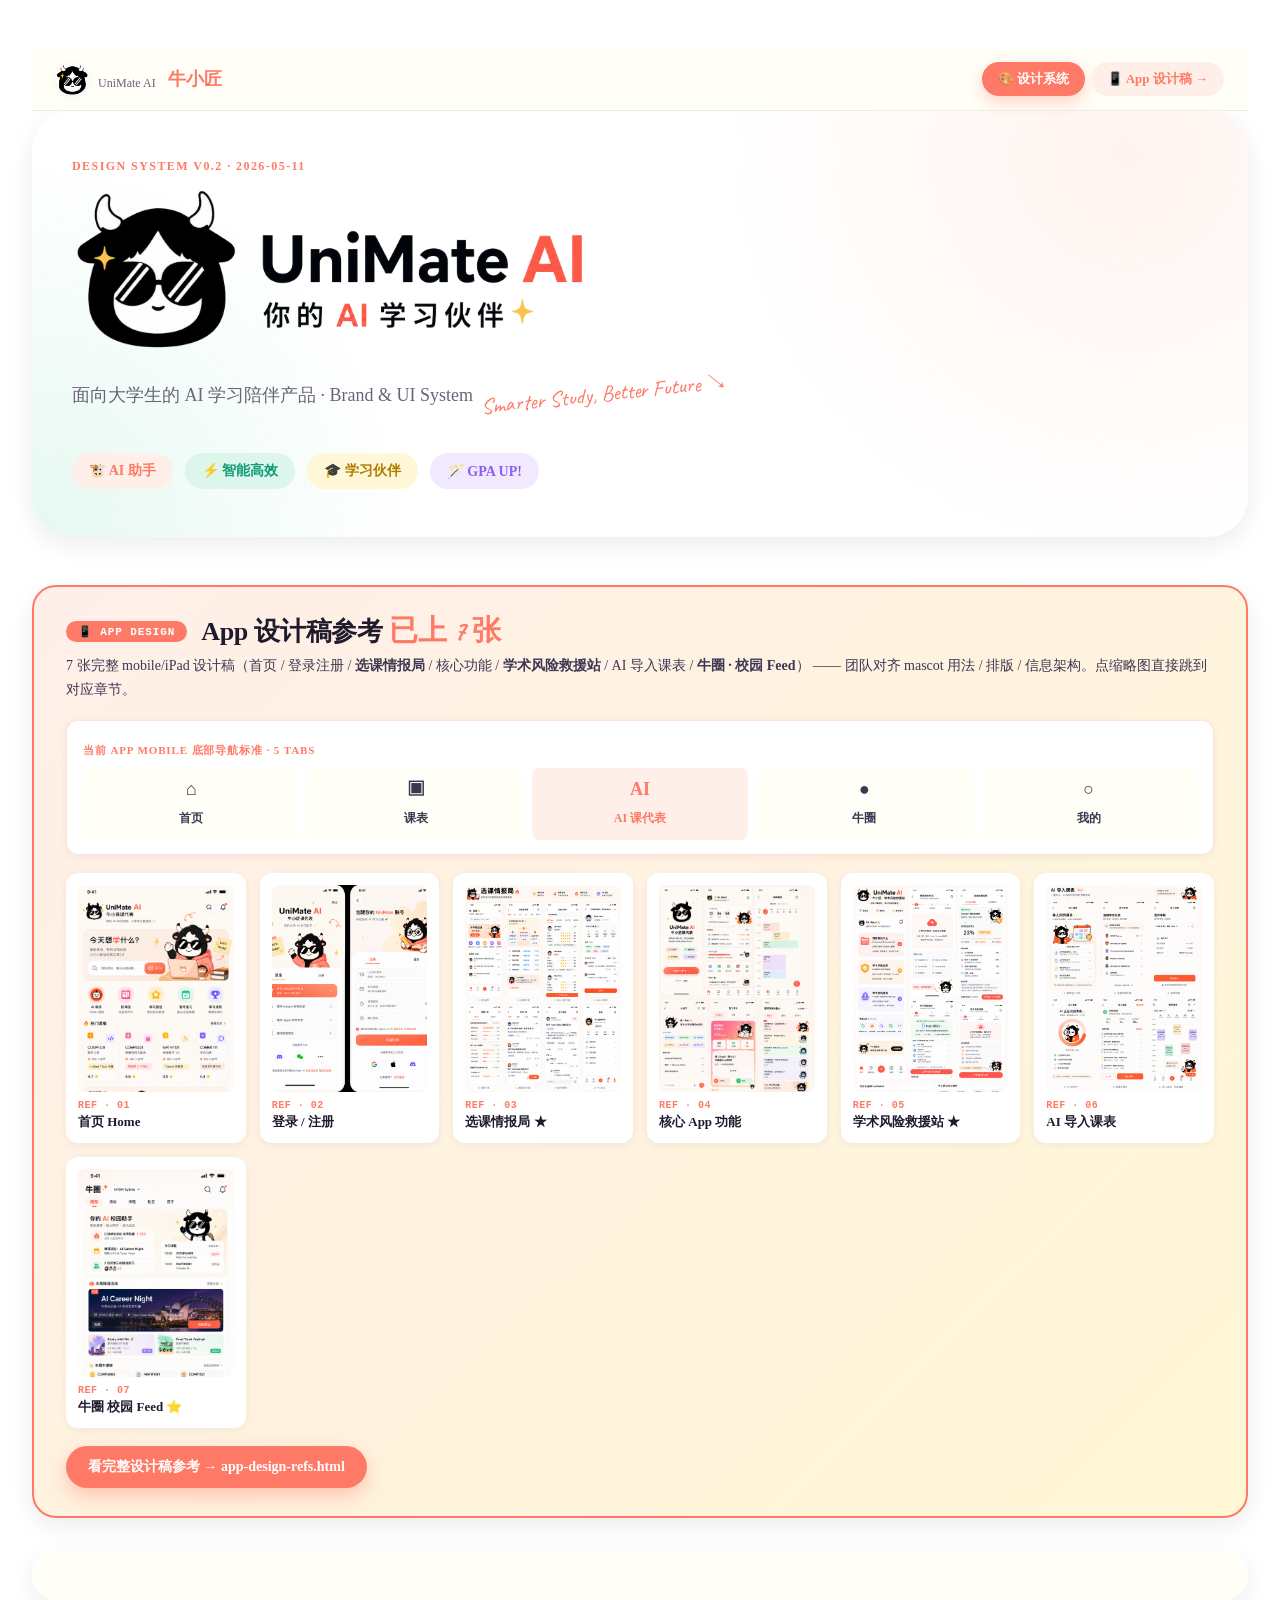
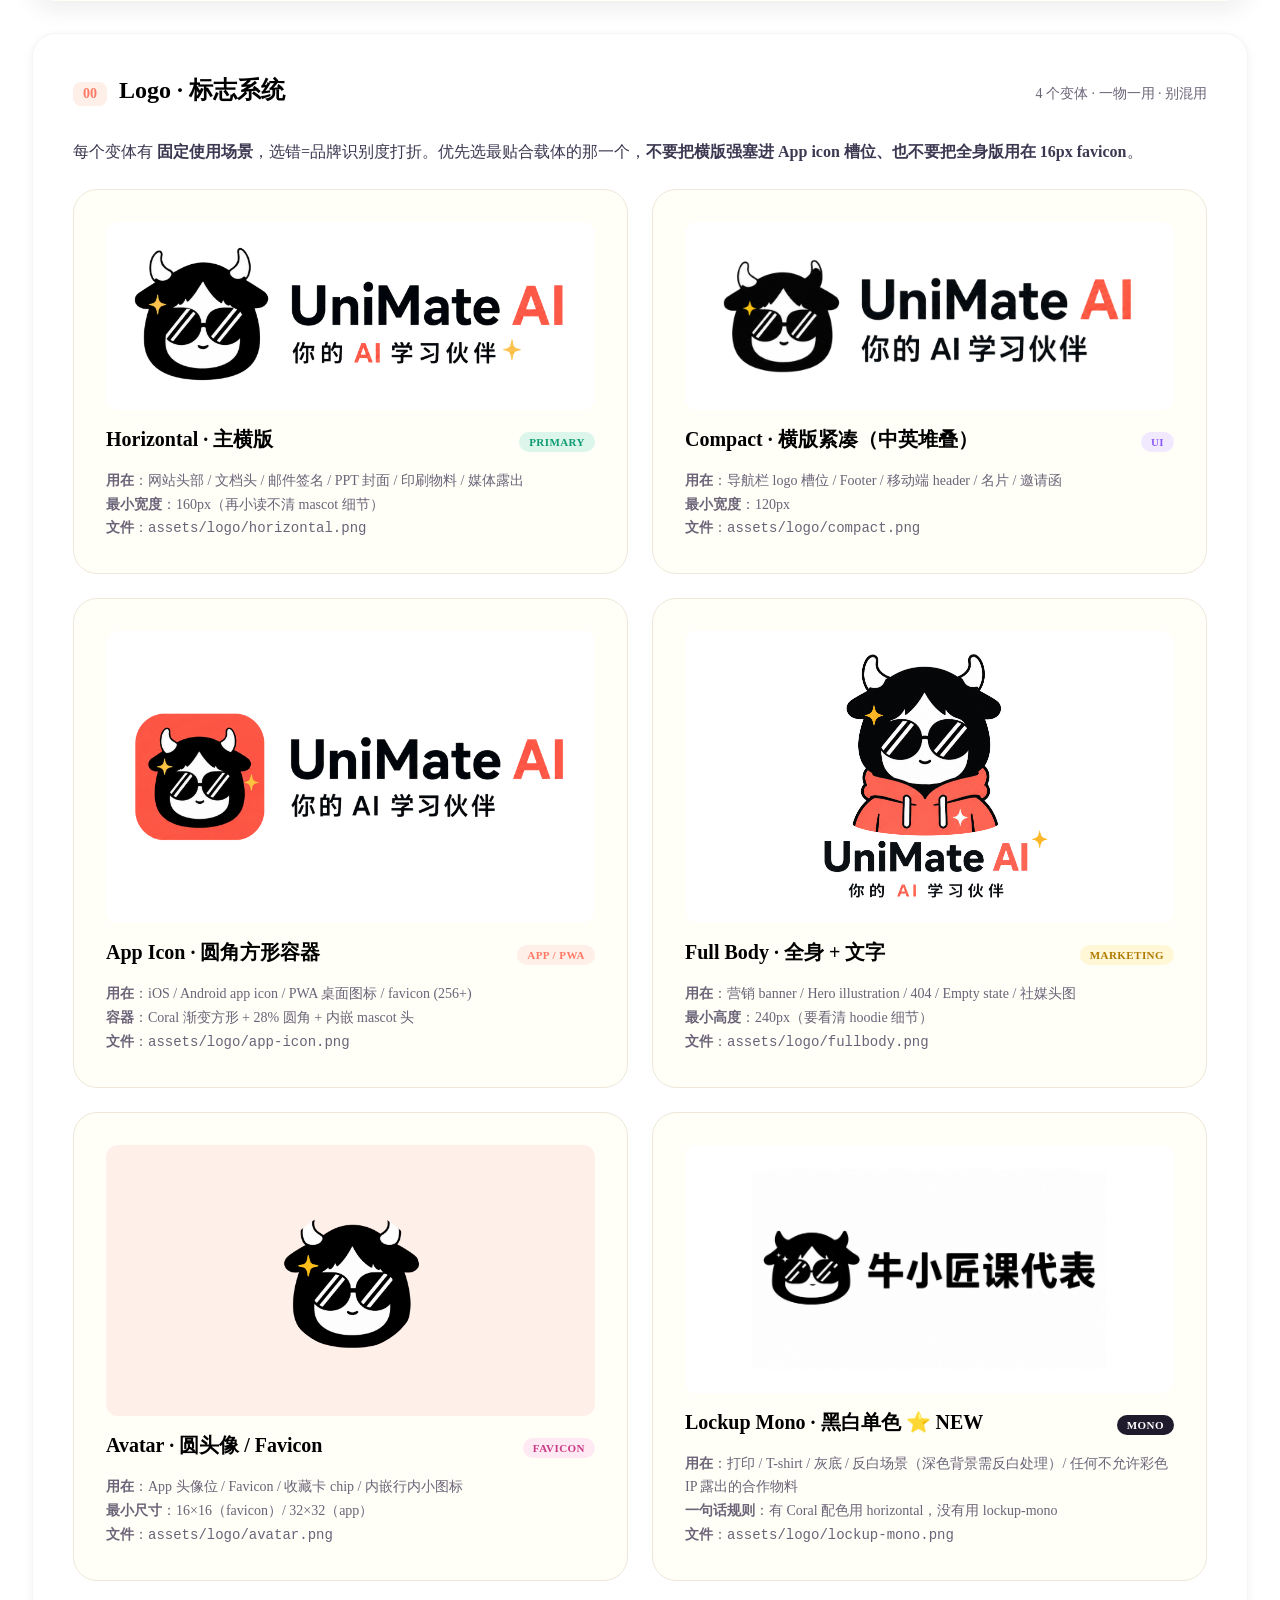
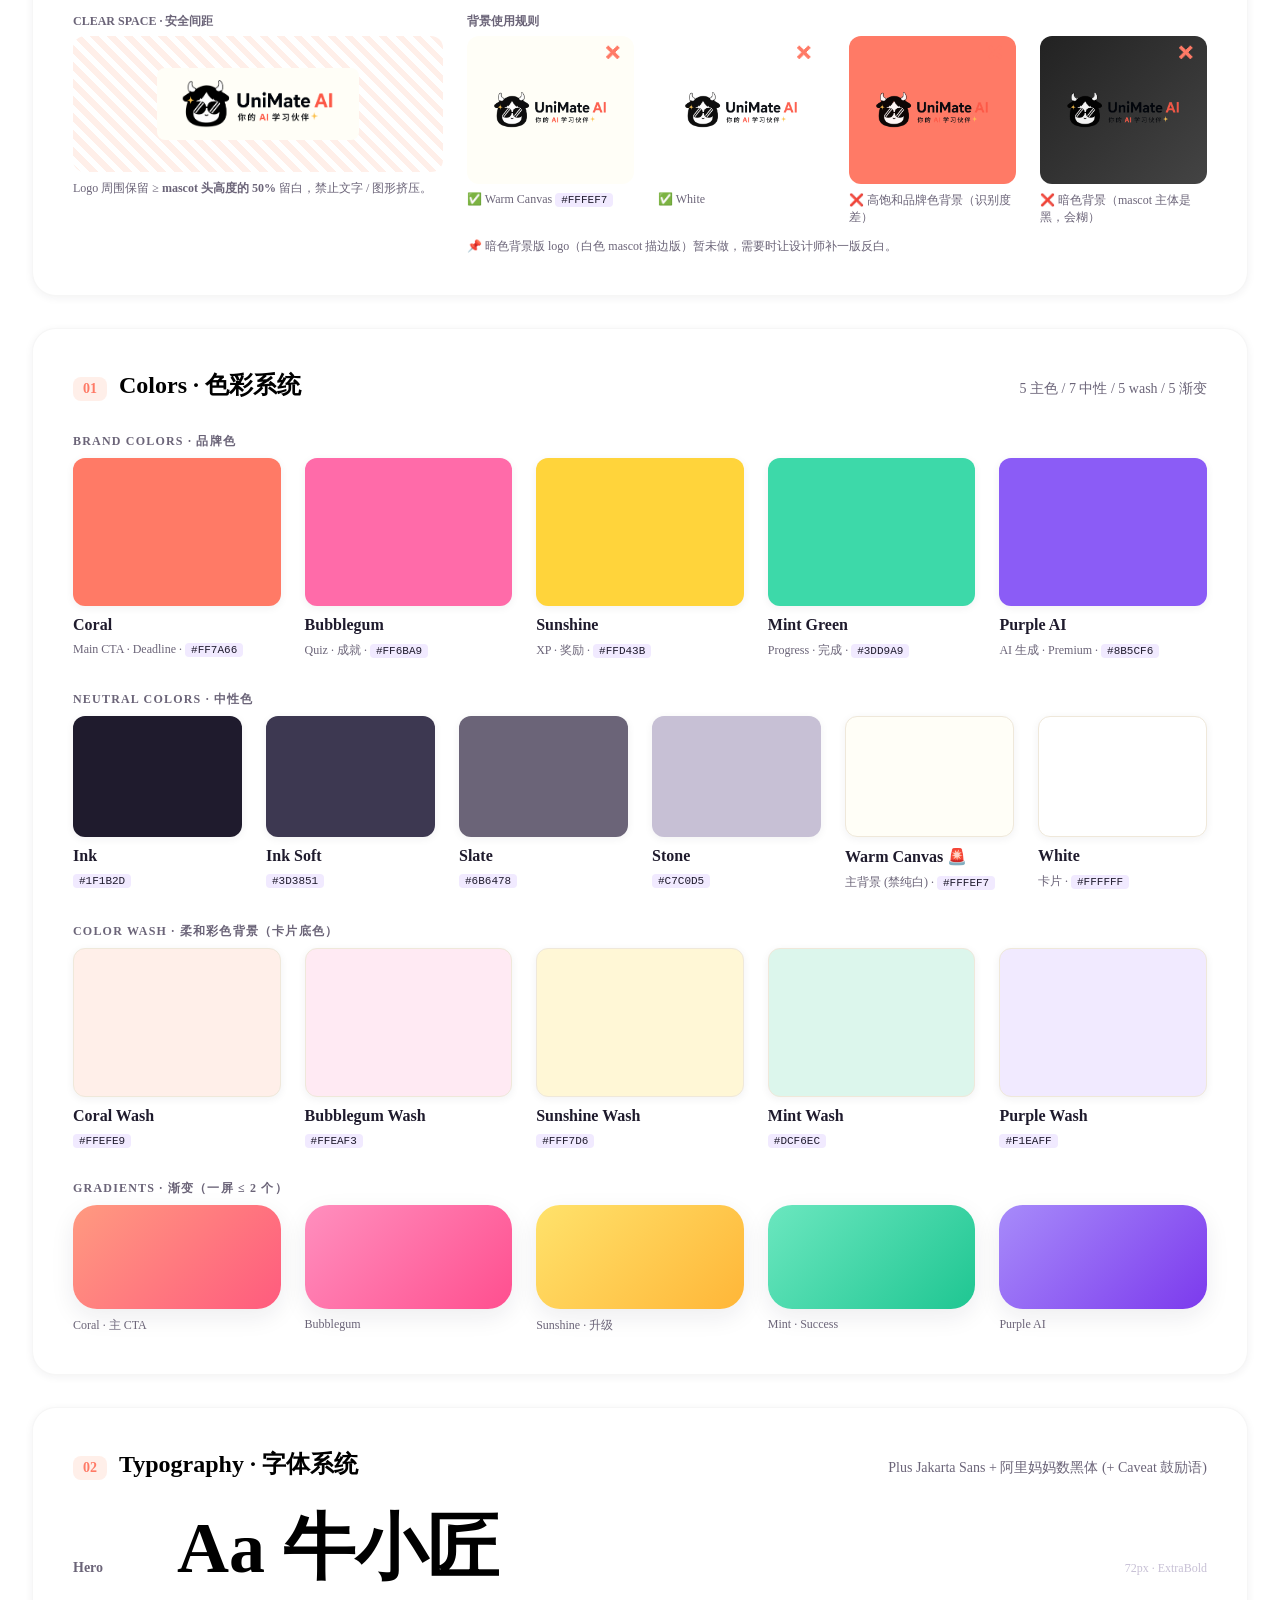
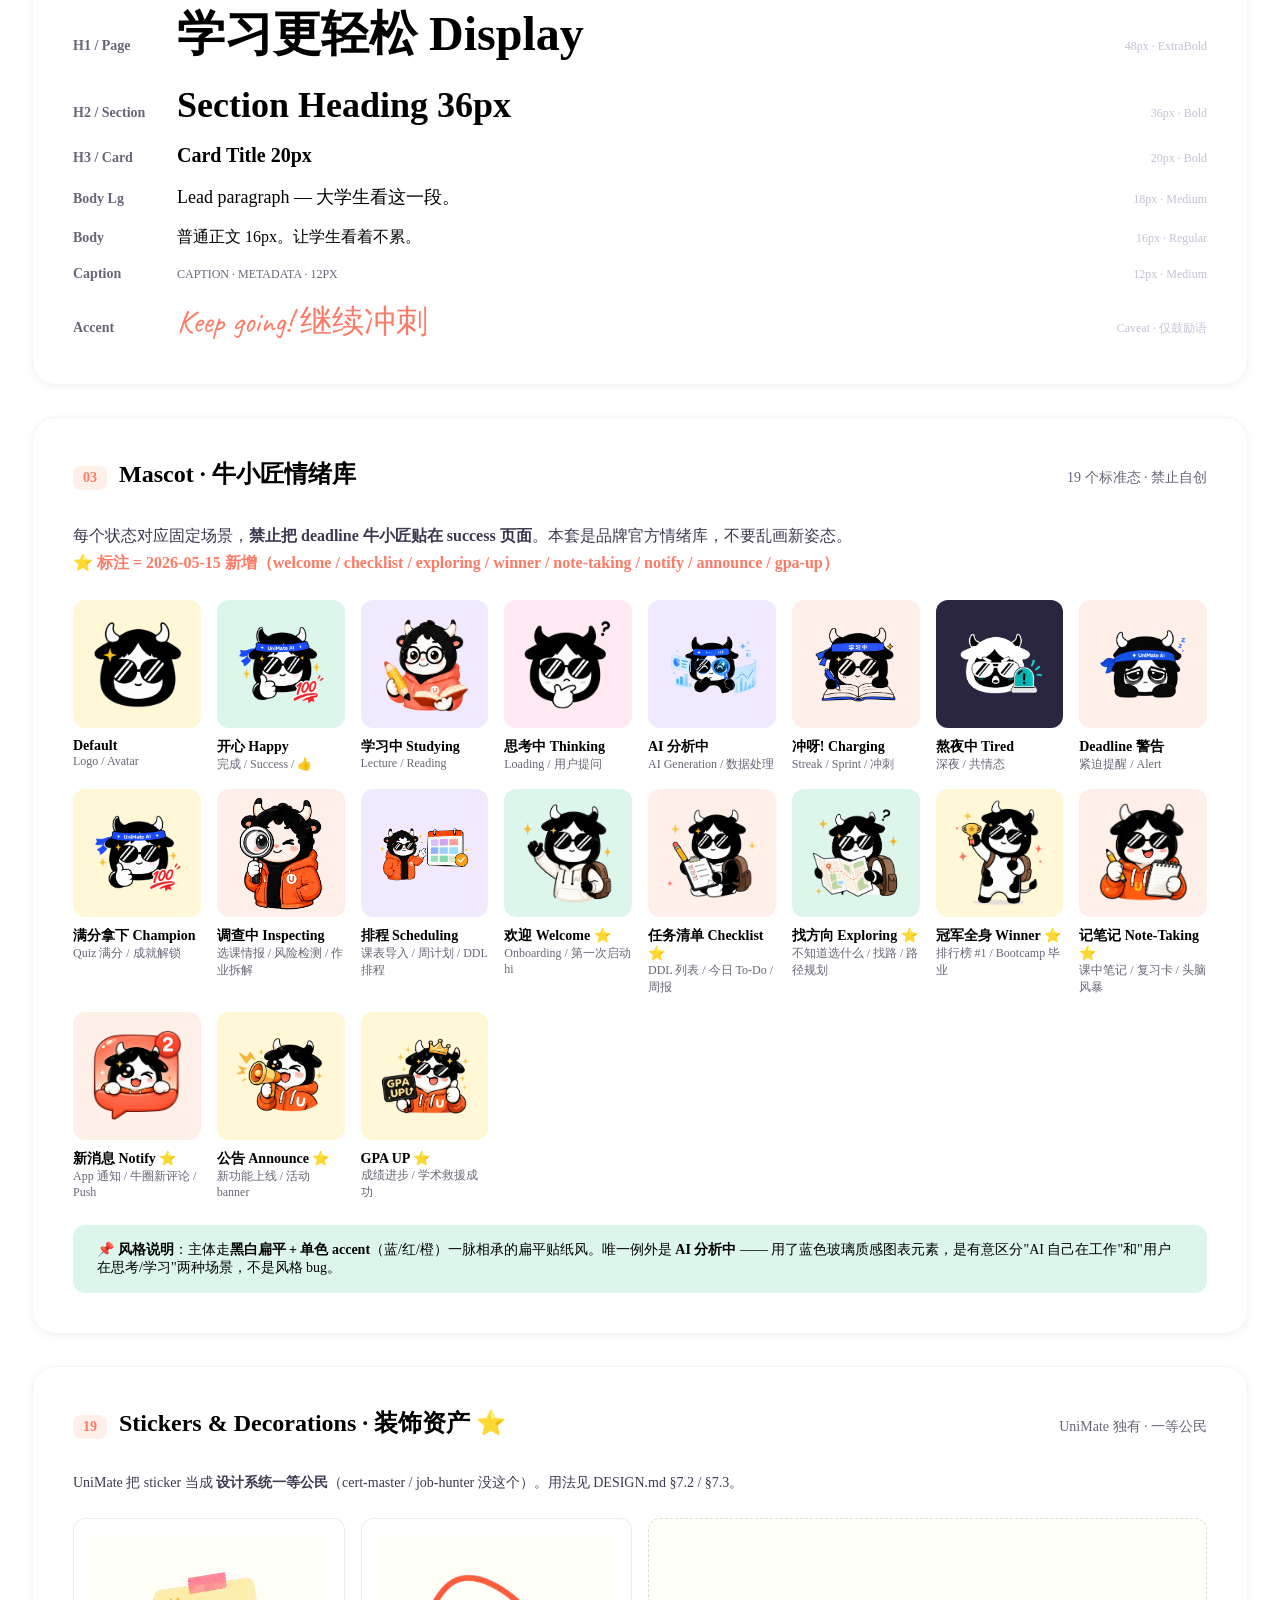
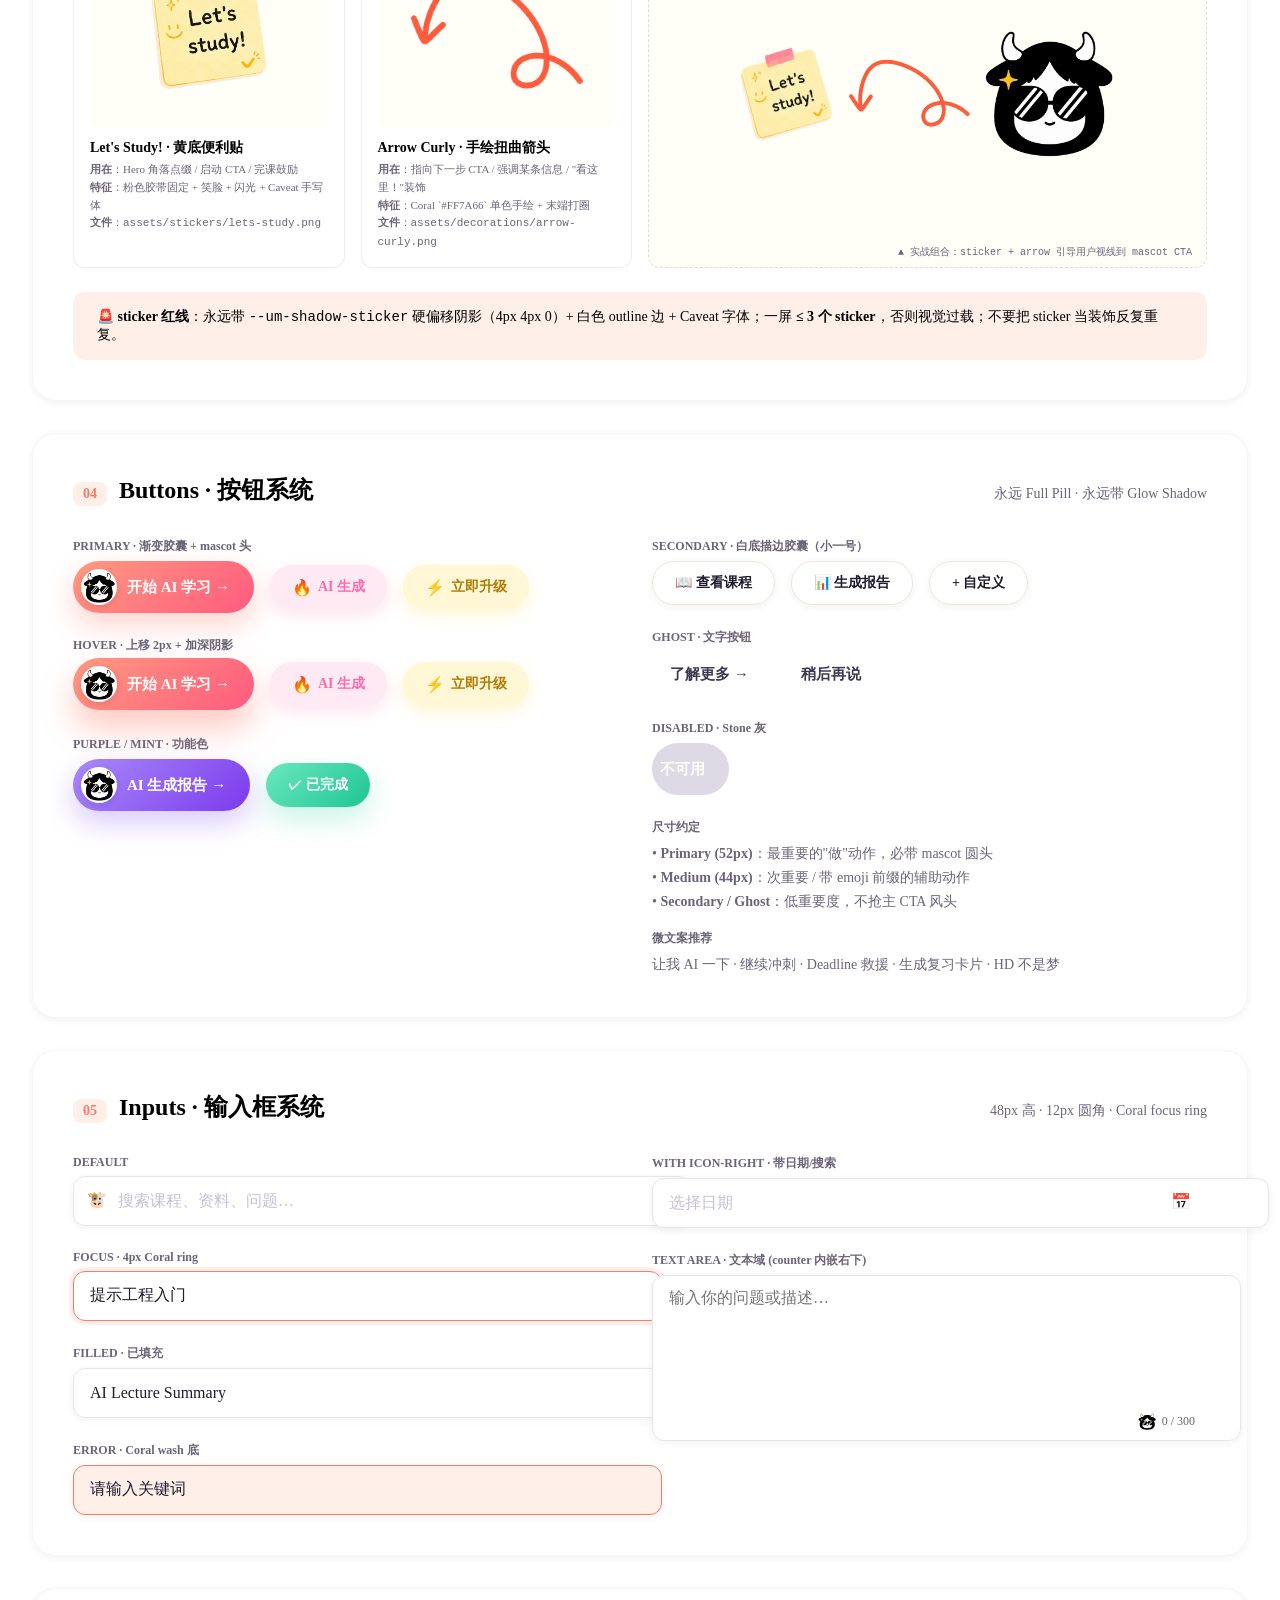
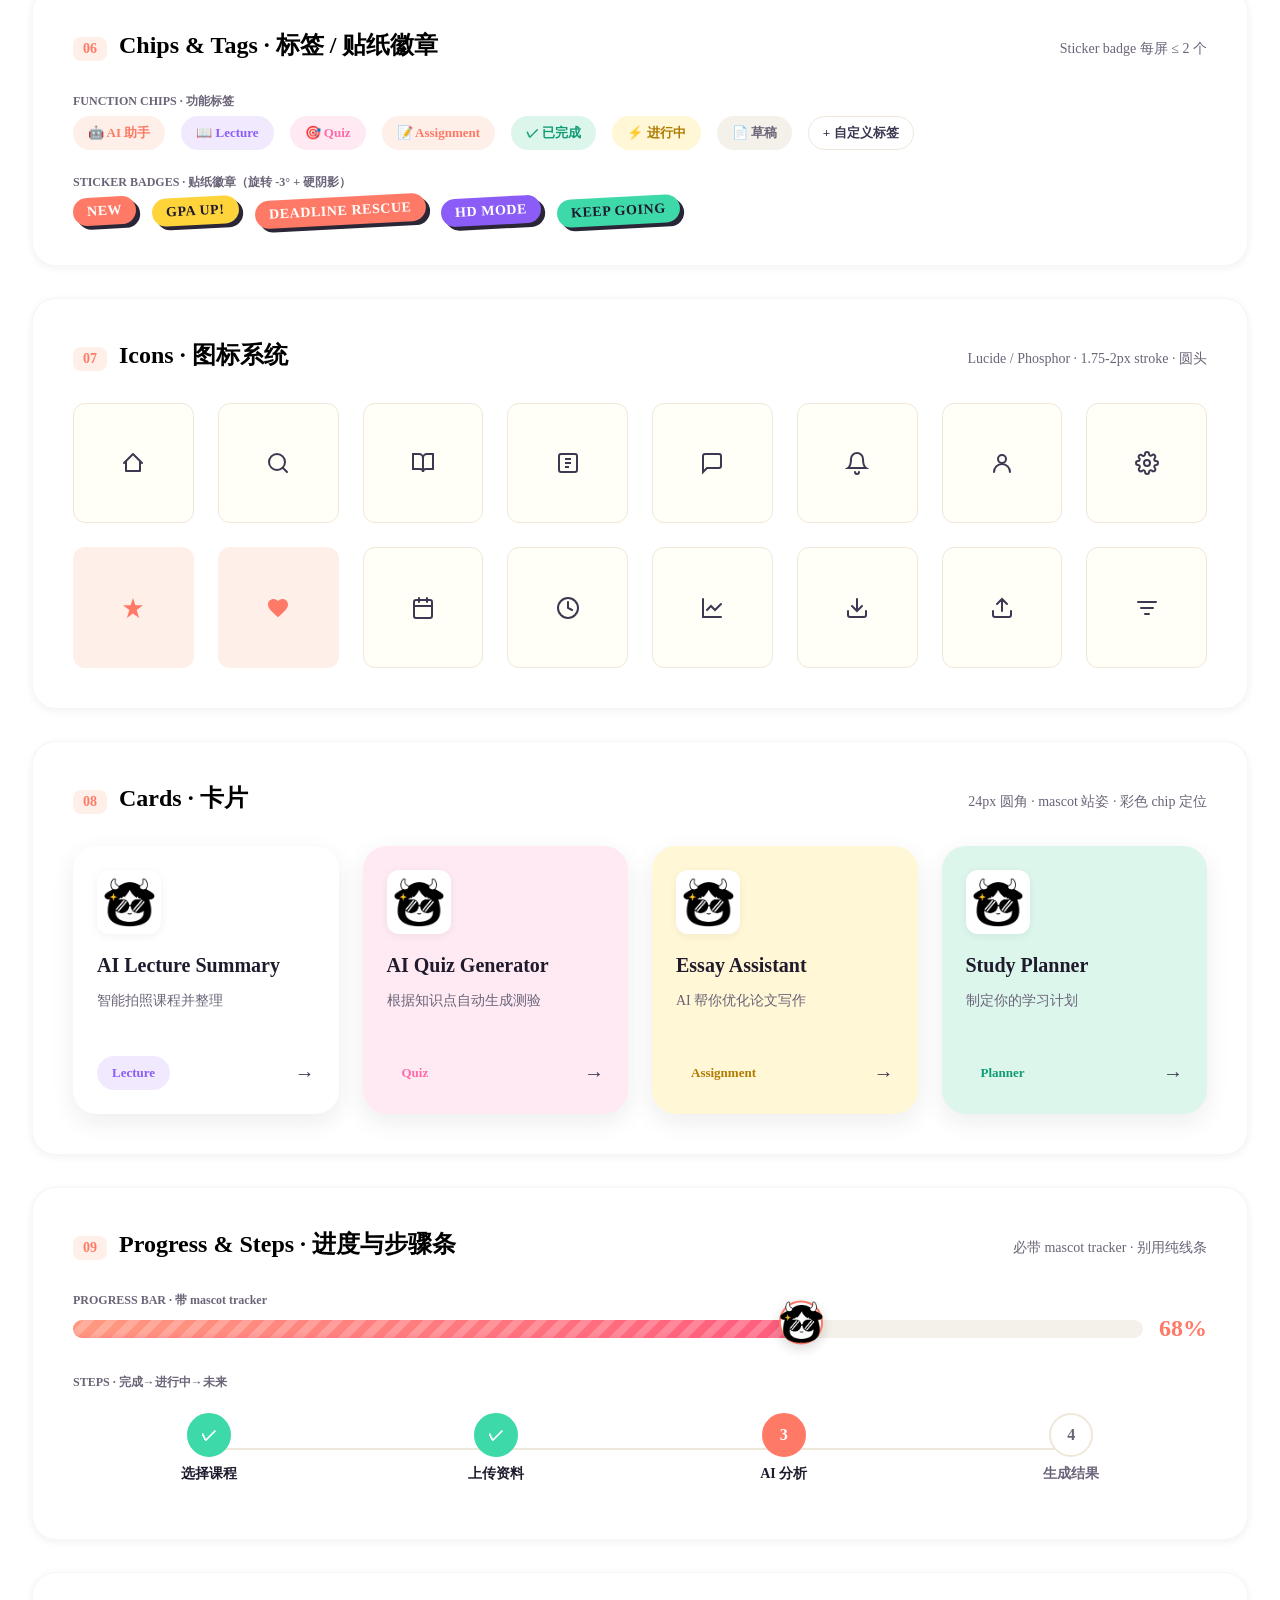
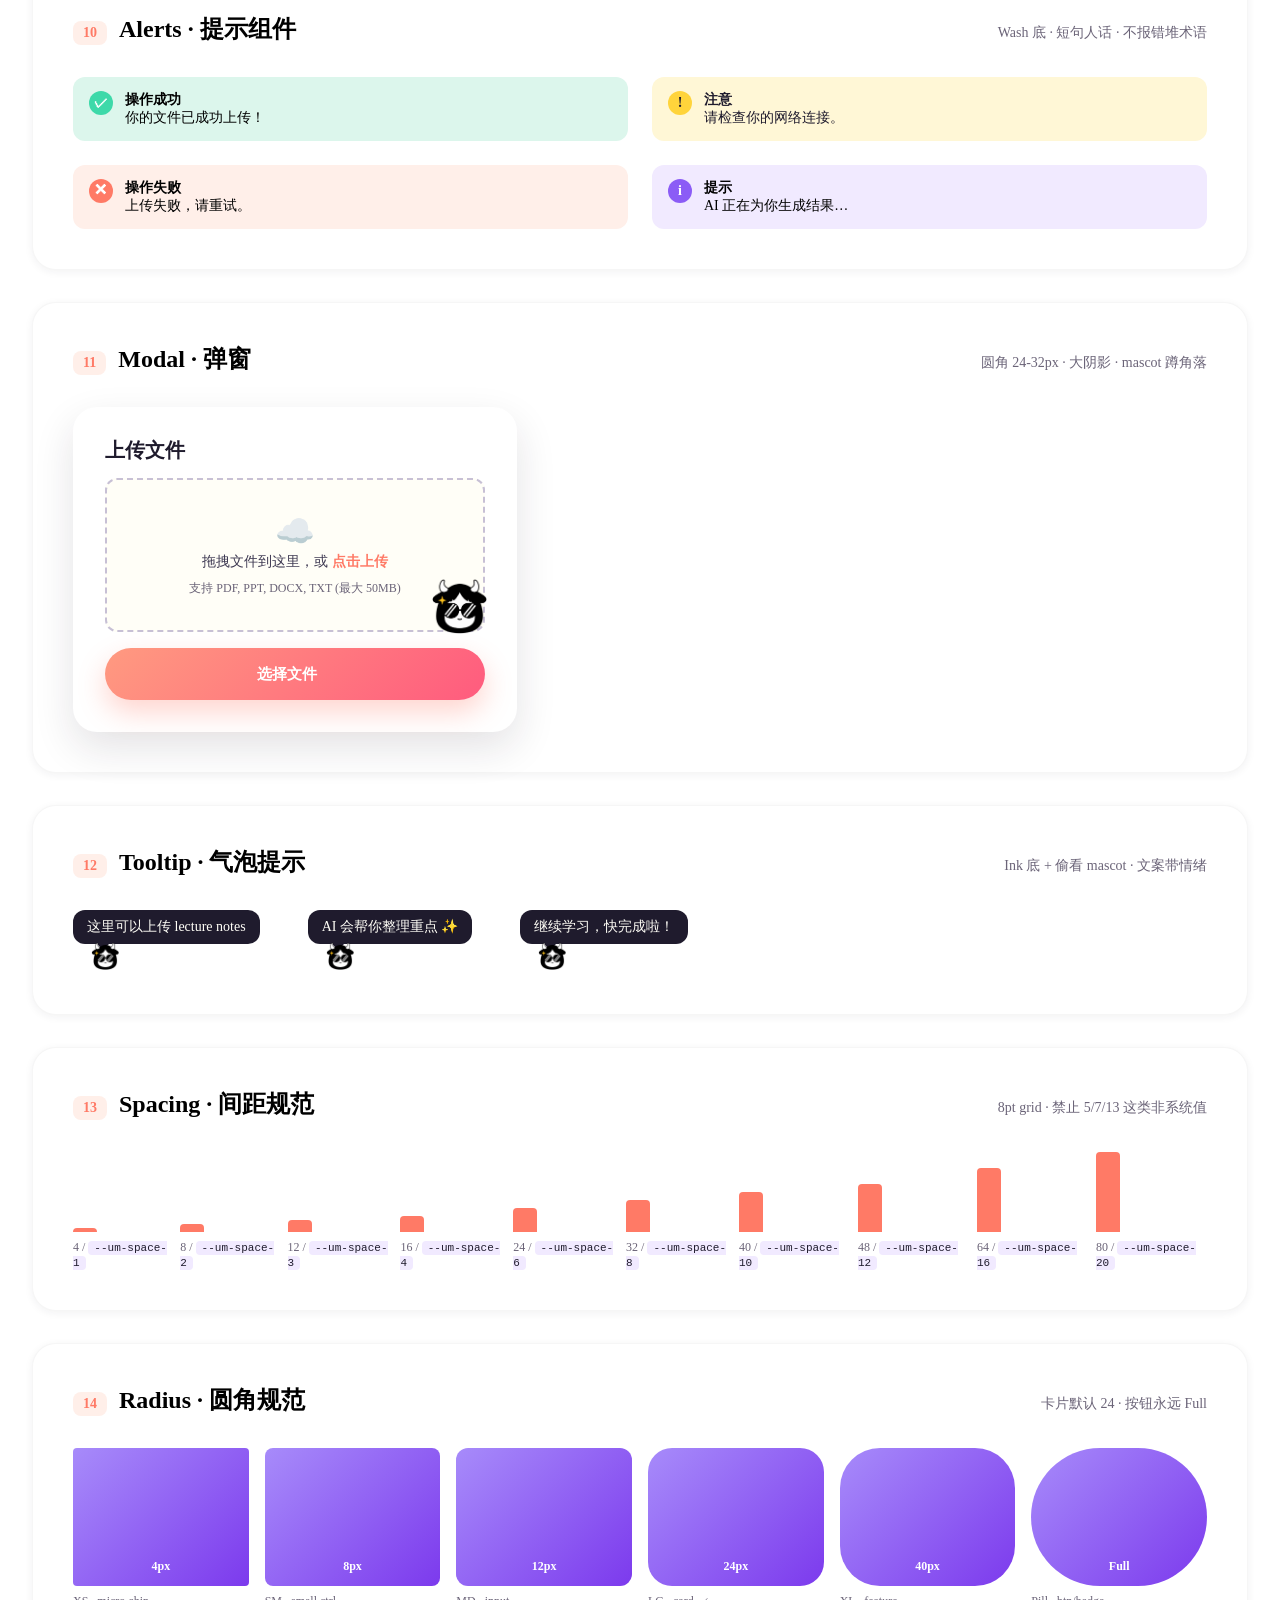
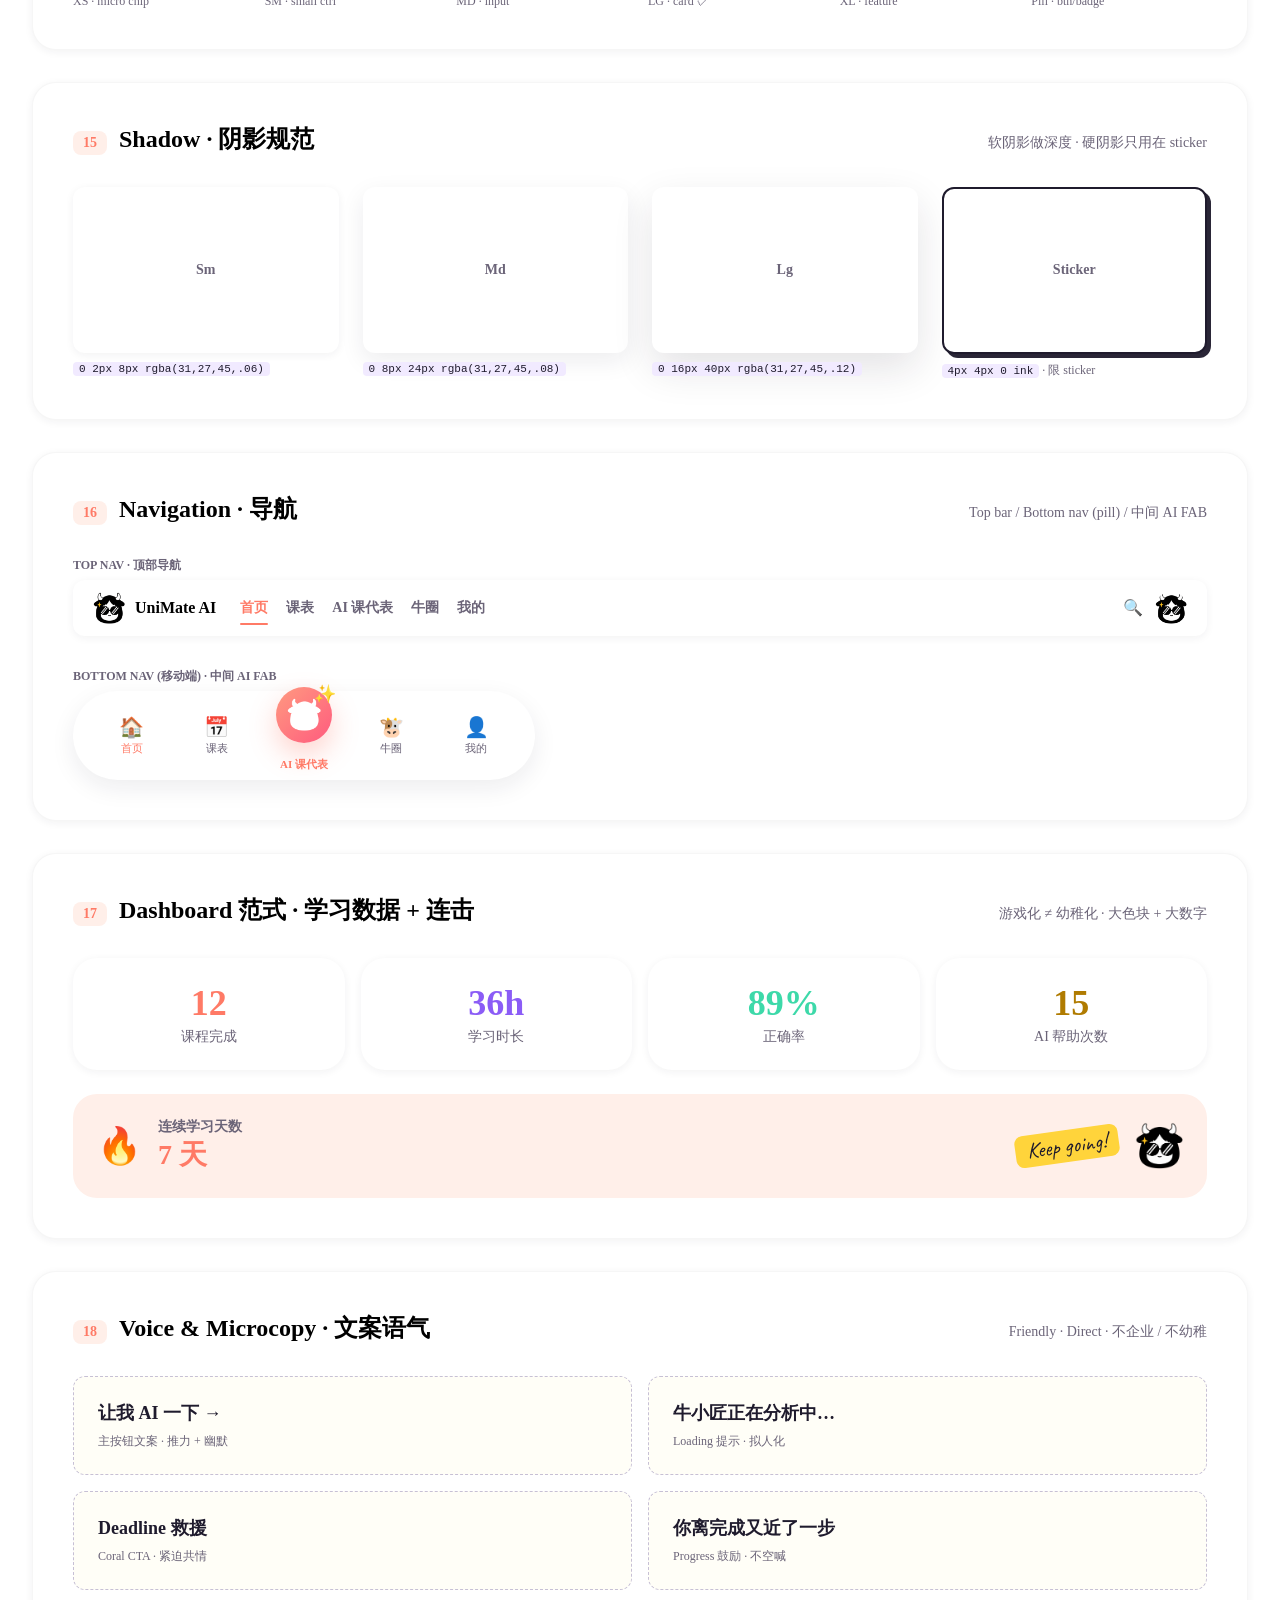
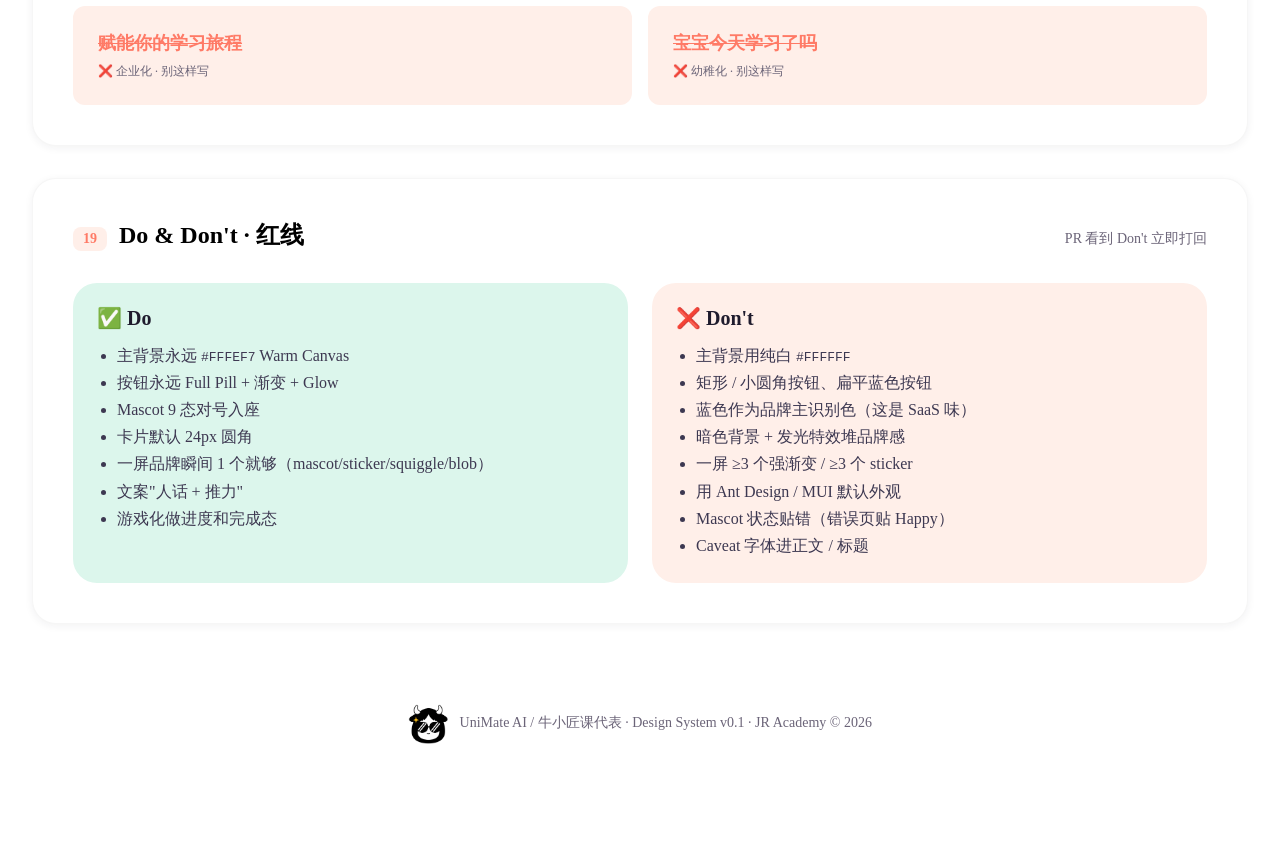
<file: index.html>
<!DOCTYPE html>
<html lang="zh-CN">
<head>
  <meta charset="UTF-8" />
  <meta name="viewport" content="width=device-width, initial-scale=1.0" />
  <title>UniMate AI / 牛小匠课代表 — Design System</title>
  <meta name="description" content="UniMate AI / 牛小匠课代表 设计规范与设计系统。Smart but playful — 一个面向大学生的 AI 学习陪伴产品。" />
  <link rel="preconnect" href="https://fonts.googleapis.com" />
  <link rel="preconnect" href="https://fonts.gstatic.com" crossorigin />
  <link href="https://fonts.googleapis.com/css2?family=Plus+Jakarta+Sans:wght@400;500;600;700;800&family=Caveat:wght@400;500;600;700&display=swap" rel="stylesheet" />
  <link rel="stylesheet" href="tokens/tokens.css" />
  <link rel="icon" type="image/png" href="assets/mascot/default.png" />
  <style>
    /* ─── Brand book–local layout (NOT production tokens) ─── */
    body {
      max-width: 1280px;
      margin: 0 auto;
      padding: var(--um-space-12) var(--um-space-8) var(--um-space-20);
    }

    h1, h2, h3, h4 { margin: 0; line-height: var(--um-lh-tight); color: var(--um-ink); }
    p { margin: 0; color: var(--um-ink-soft); line-height: var(--um-lh-relaxed); }

    .eyebrow {
      font-size: var(--um-fs-eyebrow);
      font-weight: var(--um-fw-bold);
      letter-spacing: 0.12em;
      text-transform: uppercase;
      color: var(--um-coral);
    }

    /* ─── Hero ─────────────────────────────────────────── */
    .hero {
      display: grid;
      grid-template-columns: auto 1fr;
      gap: var(--um-space-10);
      align-items: center;
      padding: var(--um-space-12) var(--um-space-10);
      background: var(--um-white);
      border-radius: var(--um-radius-xl);
      box-shadow: var(--um-shadow-md);
      margin-bottom: var(--um-space-12);
      position: relative;
      overflow: hidden;
    }
    .hero::after {
      content: '';
      position: absolute;
      inset: 0;
      background:
        radial-gradient(circle at 90% 10%, var(--um-wash-coral) 0%, transparent 35%),
        radial-gradient(circle at 0% 100%, var(--um-wash-mint) 0%, transparent 30%);
      opacity: 0.7;
      pointer-events: none;
      z-index: 0;
    }
    .hero > * { position: relative; z-index: 1; }
    .hero-mascot {
      width: 160px;
      height: 160px;
      border-radius: var(--um-radius-full);
      background: var(--um-wash-sunshine);
      display: grid;
      place-items: center;
      box-shadow: var(--um-shadow-md);
    }
    .hero-mascot img { width: 75%; height: auto; }
    .hero h1 { font-size: var(--um-fs-page); font-weight: var(--um-fw-extrabold); margin-bottom: var(--um-space-2); }
    .hero h1 .zh { display: block; font-size: 36px; margin-top: 4px; }
    .hero .tagline { font-size: var(--um-fs-body-lg); color: var(--um-slate); margin-bottom: var(--um-space-6); }
    .hero .squiggle { font-family: var(--um-font-accent); color: var(--um-coral); font-size: 22px; margin-left: 8px; transform: rotate(-6deg); display: inline-block; }
    .hero-pills { display: flex; gap: var(--um-space-3); flex-wrap: wrap; }
    .hero-pill {
      display: inline-flex; align-items: center; gap: 6px;
      padding: 8px 16px; border-radius: var(--um-radius-full);
      font-size: var(--um-fs-body-sm); font-weight: var(--um-fw-bold);
      background: var(--um-white); border: 1.5px solid var(--um-hairline);
    }
    .hero-pill.coral     { background: var(--um-wash-coral);     color: var(--um-coral);     border-color: transparent; }
    .hero-pill.mint      { background: var(--um-wash-mint);      color: #0f9b73;             border-color: transparent; }
    .hero-pill.sunshine  { background: var(--um-wash-sunshine);  color: #b07b00;             border-color: transparent; }
    .hero-pill.purple    { background: var(--um-wash-purple);    color: var(--um-purple);    border-color: transparent; }

    /* ─── Section ──────────────────────────────────────── */
    .section {
      background: var(--um-white);
      border-radius: var(--um-radius-lg);
      padding: var(--um-space-10);
      margin-bottom: var(--um-space-8);
      box-shadow: var(--um-shadow-sm);
      border: 1px solid rgba(31,27,45,0.04);
    }
    .section-head { display: flex; align-items: baseline; gap: var(--um-space-3); margin-bottom: var(--um-space-8); }
    .section-num {
      font-size: var(--um-fs-body-sm); font-weight: var(--um-fw-bold);
      color: var(--um-coral); background: var(--um-wash-coral);
      padding: 4px 10px; border-radius: var(--um-radius-sm);
    }
    .section-title { font-size: 24px; font-weight: var(--um-fw-bold); }
    .section-sub { font-size: var(--um-fs-body-sm); color: var(--um-slate); margin-left: auto; }

    .grid { display: grid; gap: var(--um-space-6); }
    .grid.cols-2 { grid-template-columns: repeat(2, 1fr); }
    .grid.cols-3 { grid-template-columns: repeat(3, 1fr); }
    .grid.cols-4 { grid-template-columns: repeat(4, 1fr); }
    .grid.cols-5 { grid-template-columns: repeat(5, 1fr); }
    .grid.cols-6 { grid-template-columns: repeat(6, 1fr); }
    .grid.cols-8 { grid-template-columns: repeat(8, 1fr); }
    @media (max-width: 900px) {
      .grid.cols-3, .grid.cols-4, .grid.cols-5, .grid.cols-6, .grid.cols-8 { grid-template-columns: repeat(2, 1fr); }
    }

    .label { font-size: var(--um-fs-caption); color: var(--um-slate); margin-top: 8px; font-weight: var(--um-fw-medium); }
    .label code { font-family: 'SF Mono', Menlo, monospace; color: var(--um-ink); background: var(--um-wash-purple); padding: 1px 6px; border-radius: 4px; font-size: 11px; }

    /* ─── Section 01: Colors ───────────────────────────── */
    .swatch {
      aspect-ratio: 1.4;
      border-radius: var(--um-radius-md);
      box-shadow: var(--um-shadow-sm);
    }
    .swatch.lite { border: 1px solid var(--um-hairline); }
    .swatch-name { font-size: var(--um-fs-body); font-weight: var(--um-fw-bold); margin-top: 10px; color: var(--um-ink); }

    .gradient-card { aspect-ratio: 2; border-radius: var(--um-radius-lg); box-shadow: var(--um-shadow-md); }

    /* ─── Section 02: Typography ───────────────────────── */
    .type-stack { display: grid; gap: 18px; }
    .type-row { display: grid; grid-template-columns: 80px 1fr auto; align-items: baseline; gap: var(--um-space-6); }
    .type-row .name { font-size: var(--um-fs-body-sm); color: var(--um-slate); font-weight: var(--um-fw-bold); }
    .type-row .meta { font-size: var(--um-fs-caption); color: var(--um-stone); }

    /* ─── Section 03: Mascot ───────────────────────────── */
    .mascot-grid { grid-template-columns: repeat(8, 1fr); gap: var(--um-space-4); }
    @media (max-width: 1100px) { .mascot-grid { grid-template-columns: repeat(4, 1fr); } }
    .mascot-cell {
      aspect-ratio: 1;
      border-radius: var(--um-radius-md);
      display: grid; place-items: center;
      position: relative;
      transition: transform var(--um-dur-hover) var(--um-ease-spring);
    }
    .mascot-cell:hover { transform: translateY(-4px); }
    .mascot-cell img { width: 70%; height: auto; }
    .mascot-cell .ring {
      position: absolute; inset: 8px;
      border-radius: var(--um-radius-md);
      pointer-events: none;
      mix-blend-mode: multiply;
    }
    .mascot-state { font-size: var(--um-fs-body-sm); font-weight: var(--um-fw-bold); margin-top: 10px; }
    .mascot-meta { font-size: var(--um-fs-caption); color: var(--um-slate); }
    .m-default     { background: var(--um-wash-sunshine); }
    .m-happy       { background: var(--um-wash-mint); }
    .m-studying    { background: var(--um-wash-purple); }
    .m-thinking    { background: var(--um-wash-bubblegum); }
    .m-ai-analyzing{ background: var(--um-wash-purple); }
    .m-charging    { background: var(--um-wash-coral); }
    .m-tired       { background: #2A2640; }
    .m-tired img   { filter: invert(1); }
    .m-deadline    { background: var(--um-wash-coral); }
    .m-champion    { background: var(--um-wash-sunshine); }

    /* ─── Section 04: Buttons ──────────────────────────── */
    .btn {
      display: inline-flex; align-items: center; gap: 10px;
      height: 52px; padding: 0 24px 0 8px;
      border: none;
      border-radius: var(--um-radius-full);
      font-size: var(--um-fs-button); font-weight: var(--um-fw-bold);
      font-family: inherit;
      cursor: pointer;
      transition: transform var(--um-dur-hover) var(--um-ease-standard),
                  box-shadow var(--um-dur-hover) var(--um-ease-standard);
      color: var(--um-white);
    }
    /* Primary 按钮 mascot icon — 白圆 + 完整牛小匠头（含角） */
    .btn .m {
      width: 36px; height: 36px;
      border-radius: 50%;
      background: var(--um-white);
      display: grid; place-items: center;
      flex-shrink: 0;
      box-shadow: 0 2px 6px rgba(31,27,45,0.12);
      overflow: visible;
    }
    .btn .m img { width: 32px; height: auto; display: block; }
    /* Medium 变体（AI 生成 / 立即升级 这种带 emoji 前缀的小一号） */
    .btn.btn-md { height: 44px; padding: 0 22px; gap: 6px; font-size: 14px; }
    .btn.btn-md .ico-emoji { font-size: 16px; }
    .btn:hover { transform: translateY(-2px); }
    .btn:active { transform: translateY(0) scale(0.98); }
    .btn-coral     { background: var(--um-grad-coral);     box-shadow: var(--um-glow-coral); }
    .btn-bubblegum { background: var(--um-wash-bubblegum); color: var(--um-bubblegum); box-shadow: 0 6px 16px rgba(255,107,169,0.18); }
    .btn-sunshine  { background: var(--um-wash-sunshine);  color: #b07b00; box-shadow: 0 6px 16px rgba(255,212,59,0.22); }
    .btn-mint      { background: var(--um-grad-mint);      box-shadow: var(--um-glow-mint); }
    .btn-purple    { background: var(--um-grad-purple);    box-shadow: var(--um-glow-purple); }
    .btn-secondary {
      background: var(--um-white); color: var(--um-ink);
      border: 1.5px solid var(--um-hairline);
      box-shadow: var(--um-shadow-sm);
      height: 44px; padding: 0 22px; gap: 6px; font-size: 14px;
    }
    .btn-ghost { background: transparent; color: var(--um-ink-soft); height: 44px; padding: 0 18px; }
    .btn-disabled { background: var(--um-stone); color: var(--um-white); opacity: 0.6; cursor: not-allowed; box-shadow: none; }
    .btn-disabled:hover { transform: none; }

    .btn-row { display: flex; flex-wrap: wrap; gap: var(--um-space-4); align-items: center; }
    .btn-stack { display: grid; gap: var(--um-space-4); }
    .btn-state-label { font-size: var(--um-fs-caption); color: var(--um-slate); font-weight: var(--um-fw-bold); margin-bottom: 6px; }

    /* ─── Section 05: Inputs ───────────────────────────── */
    .input {
      width: 100%; height: 48px;
      padding: 0 16px;
      border-radius: var(--um-radius-md);
      border: 1.5px solid #E5E7EB;
      background: var(--um-white);
      font-family: inherit; font-size: var(--um-fs-body);
      box-shadow: var(--um-shadow-sm);
      color: var(--um-ink);
      transition: border-color var(--um-dur-hover), box-shadow var(--um-dur-hover);
    }
    .input::placeholder { color: var(--um-stone); }
    .input:focus { outline: none; border-color: var(--um-coral); box-shadow: 0 0 0 4px rgba(255,122,102,0.12); }
    .input.focus { border-color: var(--um-coral); box-shadow: 0 0 0 4px rgba(255,122,102,0.12); }
    .input.error { border-color: var(--um-coral); background: var(--um-wash-coral); }
    .input-wrap { position: relative; }
    .input-wrap .icon-l, .input-wrap .icon-r {
      position: absolute; top: 50%; transform: translateY(-50%); width: 22px; height: 22px;
    }
    .input-wrap .icon-l { left: 14px; }
    .input-wrap .icon-r { right: 14px; }
    .input-wrap.with-icon-l input { padding-left: 44px; }
    .input-wrap.with-icon-r input { padding-right: 44px; }
    .textarea {
      width: 100%;
      height: 120px;
      padding: 12px 16px 32px 16px;   /* 留底部空间给 counter */
      border-radius: var(--um-radius-md);
      border: 1.5px solid #E5E7EB;
      font-family: inherit; font-size: var(--um-fs-body);
      resize: none;                   /* 关掉 resize 把手 防止跟 counter 抢位置 */
      box-shadow: var(--um-shadow-sm);
      display: block;
    }
    .textarea-wrap { position: relative; }
    .textarea-wrap .counter {
      position: absolute;
      right: 12px;
      bottom: 10px;
      font-size: var(--um-fs-caption);
      color: var(--um-slate);
      pointer-events: none;
      background: linear-gradient(to right, transparent 0, var(--um-white) 12px);
      padding-left: 16px;
    }
    .textarea-wrap .counter .mini-mascot {
      width: 18px; height: 18px;
      border-radius: 50%;
      background: var(--um-white);
      display: inline-grid; place-items: center;
      vertical-align: middle;
      margin-right: 6px;
    }
    .textarea-wrap .counter .mini-mascot img { width: 100%; }

    /* ─── Section 06: Chips & Tags ─────────────────────── */
    .chip {
      display: inline-flex; align-items: center; gap: 6px;
      height: 32px; padding: 0 14px;
      border-radius: var(--um-radius-full);
      background: var(--um-white);
      border: 1.5px solid var(--um-hairline);
      font-size: 13px; font-weight: var(--um-fw-semibold);
      color: var(--um-ink-soft);
    }
    .chip.coral     { background: var(--um-wash-coral);     color: var(--um-coral);    border-color: transparent; }
    .chip.bubblegum { background: var(--um-wash-bubblegum); color: var(--um-bubblegum);border-color: transparent; }
    .chip.sunshine  { background: var(--um-wash-sunshine);  color: #b07b00;            border-color: transparent; }
    .chip.mint      { background: var(--um-wash-mint);      color: #0f9b73;            border-color: transparent; }
    .chip.purple    { background: var(--um-wash-purple);    color: var(--um-purple);   border-color: transparent; }
    .chip.gray      { background: #F4F1EA;                  color: var(--um-slate);    border-color: transparent; }

    .sticker-badge {
      display: inline-block;
      padding: 6px 14px;
      border-radius: var(--um-radius-full);
      font-weight: var(--um-fw-bold);
      transform: rotate(-3deg);
      box-shadow: var(--um-shadow-sticker);
      font-size: var(--um-fs-body-sm);
      letter-spacing: 0.04em;
    }
    .sticker-coral    { background: var(--um-coral);    color: var(--um-white); }
    .sticker-sunshine { background: var(--um-sunshine); color: var(--um-ink); }
    .sticker-mint     { background: var(--um-mint);     color: var(--um-ink); }
    .sticker-purple   { background: var(--um-purple);   color: var(--um-white); }

    /* ─── Section 07: Icons ────────────────────────────── */
    .icon-cell {
      aspect-ratio: 1;
      border-radius: var(--um-radius-md);
      background: var(--um-canvas);
      border: 1px solid var(--um-hairline);
      display: grid; place-items: center;
      color: var(--um-ink-soft);
    }
    .icon-cell svg { width: 24px; height: 24px; }
    .icon-cell.filled { background: var(--um-wash-coral); color: var(--um-coral); border-color: transparent; }

    /* ─── Section 08: Cards (Feature) ──────────────────── */
    .feature-card {
      padding: var(--um-space-6);
      border-radius: var(--um-radius-lg);
      box-shadow: var(--um-shadow-md);
      display: flex; flex-direction: column; gap: var(--um-space-3);
      min-height: 220px;
      position: relative;
      transition: transform var(--um-dur-card) var(--um-ease-standard);
    }
    .feature-card:hover { transform: translateY(-4px); }
    .feature-card .mascot-thumb {
      width: 64px; height: 64px;
      border-radius: var(--um-radius-md);
      background: var(--um-white);
      display: grid; place-items: center;
      box-shadow: var(--um-shadow-sm);
      margin-bottom: var(--um-space-2);
    }
    .feature-card .mascot-thumb img { width: 80%; }
    .feature-card h4 { font-size: var(--um-fs-card); font-weight: var(--um-fw-bold); }
    .feature-card .desc { font-size: var(--um-fs-body-sm); color: var(--um-slate); line-height: var(--um-lh-relaxed); }
    .feature-card .footer { margin-top: auto; display: flex; justify-content: space-between; align-items: center; }
    .feature-card.lecture    { background: var(--um-white); }
    .feature-card.quiz       { background: var(--um-wash-bubblegum); }
    .feature-card.essay      { background: var(--um-wash-sunshine); }
    .feature-card.assignment { background: var(--um-wash-coral); }
    .feature-card.planner    { background: var(--um-wash-mint); }
    .feature-card .arrow { font-size: 20px; color: var(--um-ink-soft); }

    /* ─── Section 09: Progress ─────────────────────────── */
    .progress {
      position: relative;
      height: 18px;
      border-radius: var(--um-radius-full);
      background: #F4F1EA;
      overflow: visible;
    }
    .progress .bar {
      position: relative;
      height: 100%;
      border-radius: var(--um-radius-full);
      width: 68%;
      /* Candy-cane 糖果条纹：Coral 渐变 + 半透明斜线叠加 */
      background:
        repeating-linear-gradient(
          -45deg,
          rgba(255,255,255,0.22) 0,
          rgba(255,255,255,0.22) 8px,
          transparent 8px,
          transparent 16px
        ),
        var(--um-grad-coral);
      box-shadow: inset 0 -2px 4px rgba(255,91,126,0.25);
      animation: stripe-march 1.6s linear infinite;
    }
    @keyframes stripe-march {
      from { background-position: 0 0, 0 0; }
      to   { background-position: 22px 0, 0 0; }
    }
    .progress .mascot-tracker {
      position: absolute;
      left: 68%;
      top: 50%;
      transform: translate(-50%, -65%);
      width: 40px; height: 40px;
      border-radius: 50%;
      background: var(--um-white);
      display: grid; place-items: center;
      box-shadow: 0 4px 12px rgba(31,27,45,0.18);
      border: 2.5px solid var(--um-coral);
      overflow: visible;
    }
    .progress .mascot-tracker img {
      width: 110%;
      max-width: none;
      transform: translateY(-2px);  /* 让角和墨镜露出来 */
    }

    .step-row { display: grid; grid-template-columns: repeat(4, 1fr); gap: var(--um-space-4); position: relative; padding: var(--um-space-4) 0; }
    .step-row::before {
      content: ''; position: absolute; left: 12.5%; right: 12.5%; top: 50%;
      height: 2px; background: var(--um-hairline);
      z-index: 0;
    }
    .step { display: grid; place-items: center; gap: 8px; position: relative; z-index: 1; }
    .step .dot { width: 40px; height: 40px; border-radius: 50%; display: grid; place-items: center; font-weight: var(--um-fw-bold); background: var(--um-white); border: 2px solid var(--um-hairline); color: var(--um-slate); }
    .step.completed .dot { background: var(--um-mint); border-color: var(--um-mint); color: var(--um-white); }
    .step.active .dot { background: var(--um-coral); border-color: var(--um-coral); color: var(--um-white); }
    .step .lbl { font-size: var(--um-fs-body-sm); color: var(--um-slate); font-weight: var(--um-fw-semibold); }
    .step.active .lbl, .step.completed .lbl { color: var(--um-ink); }

    /* ─── Section 10: Alerts ───────────────────────────── */
    .alert {
      display: flex; gap: 12px; align-items: flex-start;
      padding: 14px 16px; border-radius: var(--um-radius-md);
      font-size: var(--um-fs-body-sm);
    }
    .alert .ico { width: 24px; height: 24px; border-radius: 50%; display: grid; place-items: center; flex-shrink: 0; color: var(--um-white); font-weight: var(--um-fw-bold); }
    .alert .msg { flex: 1; }
    .alert.success { background: var(--um-wash-mint); }
    .alert.success .ico { background: var(--um-mint); }
    .alert.warning { background: var(--um-wash-sunshine); color: var(--um-ink); }
    .alert.warning .ico { background: var(--um-sunshine); color: var(--um-ink); }
    .alert.error   { background: var(--um-wash-coral); }
    .alert.error   .ico { background: var(--um-coral); }
    .alert.info    { background: var(--um-wash-purple); }
    .alert.info    .ico { background: var(--um-purple); }

    /* ─── Section 11: Modal ────────────────────────────── */
    .modal {
      max-width: 380px; padding: var(--um-space-8);
      background: var(--um-white);
      border-radius: var(--um-radius-lg);
      box-shadow: var(--um-shadow-lg);
      position: relative;
    }
    .modal h4 { font-size: var(--um-fs-card); font-weight: var(--um-fw-bold); margin-bottom: 8px; }
    .modal .upload-zone {
      border: 2px dashed var(--um-stone);
      border-radius: var(--um-radius-md);
      padding: 32px 16px;
      text-align: center;
      background: var(--um-canvas);
      margin: var(--um-space-4) 0;
      position: relative;
    }
    .modal .upload-zone .mascot-corner {
      position: absolute; bottom: -4px; right: -4px;
      width: 56px; height: 56px;
    }
    .modal .upload-zone p { font-size: var(--um-fs-body-sm); }

    /* ─── Section 12: Tooltip ──────────────────────────── */
    .tooltip {
      display: inline-block;
      background: var(--um-ink); color: var(--um-canvas);
      padding: 8px 14px; border-radius: var(--um-radius-md);
      font-size: var(--um-fs-body-sm); position: relative;
    }
    .tooltip::after {
      content: ''; position: absolute; bottom: -6px; left: 24px;
      border: 6px solid transparent; border-top-color: var(--um-ink); border-bottom-width: 0;
    }
    .tooltip-wrap { display: inline-flex; flex-direction: column; align-items: flex-start; gap: 2px; }
    .tooltip-wrap .peek { width: 28px; height: 28px; margin-left: 18px; transform: translateY(-4px); }

    /* ─── Section 13: Spacing scale ────────────────────── */
    .spacing-row { display: flex; align-items: end; gap: 8px; }
    .spacing-row .bar {
      background: var(--um-coral); border-radius: 4px 4px 0 0;
    }

    /* ─── Section 14: Radius ───────────────────────────── */
    .radius-row { display: grid; grid-template-columns: repeat(6,1fr); gap: var(--um-space-4); }
    .radius-cell {
      aspect-ratio: 1.4; background: var(--um-grad-purple);
      display: grid; place-items: end center;
      padding-bottom: 12px; color: var(--um-white);
      font-weight: var(--um-fw-bold); font-size: var(--um-fs-caption);
    }

    /* ─── Section 15: Shadow ───────────────────────────── */
    .shadow-cell {
      aspect-ratio: 1.6;
      background: var(--um-white);
      border-radius: var(--um-radius-md);
      display: grid; place-items: center;
      color: var(--um-slate);
      font-weight: var(--um-fw-bold); font-size: var(--um-fs-body-sm);
    }
    .shadow-cell.sm { box-shadow: var(--um-shadow-sm); }
    .shadow-cell.md { box-shadow: var(--um-shadow-md); }
    .shadow-cell.lg { box-shadow: var(--um-shadow-lg); }
    .shadow-cell.sticker { box-shadow: var(--um-shadow-sticker); border: 2px solid var(--um-ink); }

    /* ─── Section 16: Navigation preview ───────────────── */
    .topbar {
      display: flex; align-items: center; gap: 24px;
      padding: 12px 20px; background: var(--um-white);
      border-radius: var(--um-radius-md); box-shadow: var(--um-shadow-sm);
    }
    .topbar .lockup { display: flex; align-items: center; gap: 10px; font-weight: var(--um-fw-bold); }
    .topbar .lockup img { width: 32px; }
    .topbar nav { display: flex; gap: 18px; }
    .topbar nav a { font-size: var(--um-fs-body-sm); font-weight: var(--um-fw-semibold); color: var(--um-slate); }
    .topbar nav a.active { color: var(--um-coral); position: relative; }
    .topbar nav a.active::after { content: ''; position: absolute; left: 0; right: 0; bottom: -8px; height: 2px; background: var(--um-coral); border-radius: 2px; }
    .topbar .right { margin-left: auto; display: flex; gap: 12px; align-items: center; }

    .bottombar {
      display: flex; align-items: center; justify-content: space-around;
      padding: 8px 16px;
      background: var(--um-white);
      border-radius: var(--um-radius-full);
      box-shadow: var(--um-shadow-md);
      max-width: 430px;
    }
    .bottombar .item { display: grid; place-items: center; gap: 2px; min-width: 52px; font-size: 11px; color: var(--um-slate); }
    .bottombar .item.active { color: var(--um-coral); }
    .bottombar .ai-item { color: var(--um-coral); font-weight: var(--um-fw-bold); }
    .bottombar .ai-fab {
      width: 56px; height: 56px;
      background: var(--um-grad-coral);
      border-radius: 50%;
      display: grid; place-items: center;
      box-shadow: var(--um-glow-coral);
      transform: translateY(-12px);
      position: relative;
    }
    .bottombar .ai-fab::before { content: '✨'; position: absolute; top: -4px; right: -4px; font-size: 18px; }
    .bottombar .ai-fab img { width: 60%; filter: brightness(0) invert(1); }

    /* ─── Section 17: Page-level demo ──────────────────── */
    .stat-row { display: grid; grid-template-columns: repeat(4, 1fr); gap: var(--um-space-4); }
    .stat {
      padding: var(--um-space-6);
      background: var(--um-white);
      border-radius: var(--um-radius-lg);
      box-shadow: var(--um-shadow-sm);
      text-align: center;
    }
    .stat .num { font-size: 36px; font-weight: var(--um-fw-extrabold); }
    .stat.coral .num    { color: var(--um-coral); }
    .stat.mint .num     { color: var(--um-mint); }
    .stat.purple .num   { color: var(--um-purple); }
    .stat.sunshine .num { color: #b07b00; }
    .stat .lbl { font-size: var(--um-fs-body-sm); color: var(--um-slate); margin-top: 4px; }

    .streak-card {
      background: var(--um-wash-coral);
      padding: var(--um-space-6);
      border-radius: var(--um-radius-lg);
      display: flex; align-items: center; gap: var(--um-space-4);
      position: relative;
    }
    .streak-card .flame { font-size: 36px; }
    .streak-card .num { font-size: 28px; font-weight: var(--um-fw-extrabold); color: var(--um-coral); }
    .streak-card .squiggle {
      font-family: var(--um-font-accent); color: var(--um-ink);
      font-size: 22px; transform: rotate(-8deg); display: inline-block;
      background: var(--um-sunshine); padding: 2px 12px; border-radius: 8px;
      margin-left: auto;
    }
    .streak-card .mascot-cap { width: 48px; }

    /* ─── Section 18: Voice / microcopy ────────────────── */
    .voice-card { background: var(--um-canvas); padding: var(--um-space-6); border-radius: var(--um-radius-md); border: 1px dashed var(--um-stone); }
    .voice-card .quote { font-size: var(--um-fs-body-lg); color: var(--um-ink); font-weight: var(--um-fw-semibold); }
    .voice-card .meta { font-size: var(--um-fs-caption); color: var(--um-slate); margin-top: 8px; }
    .voice-grid { display: grid; grid-template-columns: 1fr 1fr; gap: var(--um-space-4); }

    /* ─── Section 19: Do & Don't ───────────────────────── */
    .do-grid { display: grid; grid-template-columns: 1fr 1fr; gap: var(--um-space-6); }
    .do-card { padding: var(--um-space-6); border-radius: var(--um-radius-lg); }
    .do-card.do  { background: var(--um-wash-mint); }
    .do-card.no  { background: var(--um-wash-coral); }
    .do-card h4 { display: flex; align-items: center; gap: 8px; font-size: var(--um-fs-card); margin-bottom: 12px; }
    .do-card ul { margin: 0; padding-left: 20px; color: var(--um-ink-soft); }
    .do-card li { line-height: var(--um-lh-relaxed); }

    /* ─── Footer ──────────────────────────────────────── */
    footer {
      text-align: center; padding: var(--um-space-12) 0;
      color: var(--um-slate); font-size: var(--um-fs-body-sm);
    }
    footer img { width: 40px; vertical-align: middle; margin-right: 8px; }

    /* ─── TOC ─────────────────────────────────────────── */
    .toc {
      position: sticky; top: 0; z-index: 10;
      background: rgba(255,254,247,0.95);
      backdrop-filter: blur(12px);
      padding: 12px var(--um-space-6);
      border-radius: var(--um-radius-full);
      margin-bottom: var(--um-space-8);
      box-shadow: var(--um-shadow-md);
      display: flex; gap: 6px; overflow-x: auto;
      font-size: 12px; font-weight: var(--um-fw-semibold);
    }
    .toc a {
      padding: 6px 12px; border-radius: var(--um-radius-full);
      color: var(--um-slate); white-space: nowrap;
    }
    .toc a:hover { background: var(--um-wash-coral); color: var(--um-coral); }

    /* ─── Section 00: Logo System ──────────────────────── */
    .logo-grid { display: grid; grid-template-columns: 1fr 1fr; gap: var(--um-space-6); }
    .logo-card {
      background: var(--um-canvas);
      border-radius: var(--um-radius-lg);
      padding: var(--um-space-8);
      border: 1px solid var(--um-hairline);
      display: flex; flex-direction: column; gap: var(--um-space-4);
      min-height: 240px;
    }
    .logo-card .logo-stage {
      flex: 1;
      display: grid; place-items: center;
      min-height: 140px;
    }
    .logo-card .logo-stage img { max-width: 100%; max-height: 200px; height: auto; }
    .logo-card.dark { background: var(--um-ink); }
    .logo-card.dark .meta-name { color: var(--um-canvas); }
    .logo-card.dark .meta-desc { color: var(--um-stone); }
    .logo-card .meta-row { display: flex; justify-content: space-between; align-items: baseline; gap: 8px; }
    .logo-card .meta-name { font-size: var(--um-fs-card); font-weight: var(--um-fw-bold); }
    .logo-card .meta-tag {
      font-size: 11px; font-weight: var(--um-fw-bold);
      padding: 4px 10px; border-radius: var(--um-radius-full);
      background: var(--um-wash-mint); color: #0f9b73;
      letter-spacing: 0.04em;
    }
    .logo-card .meta-desc { font-size: var(--um-fs-body-sm); color: var(--um-slate); line-height: var(--um-lh-relaxed); }

    .clear-space-demo {
      position: relative; padding: 32px;
      background: repeating-linear-gradient(45deg, var(--um-wash-coral) 0 6px, transparent 6px 12px);
      border-radius: var(--um-radius-md);
      display: grid; place-items: center;
    }
    .clear-space-demo .inner {
      background: var(--um-canvas);
      padding: 12px 24px;
      border-radius: var(--um-radius-sm);
    }
    .clear-space-demo img { height: 48px; width: auto; display: block; }

    .bg-dont {
      padding: 24px; border-radius: var(--um-radius-md);
      display: grid; place-items: center; min-height: 100px;
      position: relative;
    }
    .bg-dont::before {
      content: '✕'; position: absolute; top: 8px; right: 12px;
      color: var(--um-coral); font-weight: var(--um-fw-extrabold); font-size: 18px;
    }
    .bg-dont img { height: 36px; width: auto; opacity: 0.95; }

    /* —— Cross-doc sticky nav (链 app-design-refs.html) —— */
    .um-sticky-nav {
      position: sticky; top: 0; z-index: 100;
      background: rgba(255, 254, 247, 0.92);
      backdrop-filter: blur(12px);
      -webkit-backdrop-filter: blur(12px);
      padding: 14px 24px;
      border-bottom: 1px solid rgba(31,27,45,0.08);
      display: flex; align-items: center; gap: 14px;
      margin: 0;
    }
    .um-sticky-nav .um-brand {
      display: flex; align-items: center; gap: 10px;
      font-weight: 800; font-size: 14px; color: var(--um-ink);
    }
    .um-sticky-nav .um-brand img { width: 32px; height: 32px; border-radius: 50%; box-shadow: var(--um-shadow-sm); }
    .um-sticky-nav .um-brand .label-zh { font-family: var(--um-font-accent); font-size: 18px; color: var(--um-coral); margin-left: 2px; }
    .um-sticky-nav .um-nav-links { display: flex; gap: 6px; margin-left: auto; }
    .um-sticky-nav .um-nav-link {
      display: inline-flex; align-items: center; gap: 6px;
      padding: 8px 16px; border-radius: var(--um-radius-full);
      font-size: 13px; font-weight: 700; text-decoration: none;
      transition: transform var(--um-dur-hover), background var(--um-dur-hover);
    }
    .um-sticky-nav .um-nav-link.current {
      background: var(--um-coral); color: var(--um-white);
      box-shadow: 0 6px 16px rgba(255,122,102,0.32);
    }
    .um-sticky-nav .um-nav-link.subtle { background: var(--um-wash-coral); color: var(--um-coral); }
    .um-sticky-nav .um-nav-link.subtle:hover { background: var(--um-coral); color: var(--um-white); transform: translateY(-1px); }
    @media (max-width: 700px) {
      .um-sticky-nav { gap: 8px; padding: 10px 16px; }
      .um-sticky-nav .um-brand .label { display: none; }
      .um-sticky-nav .um-brand .label-zh { display: none; }
      .um-sticky-nav .um-nav-link { padding: 6px 12px; font-size: 12px; }
    }

    /* —— App design refs callout (link to app-design-refs.html) —— */
    .app-refs-callout {
      background: linear-gradient(135deg, var(--um-wash-coral) 0%, var(--um-wash-sunshine) 100%);
      border: 2px solid var(--um-coral);
      border-radius: var(--um-radius-lg);
      padding: 28px 32px;
      margin: 32px auto;
      max-width: 1200px;
      box-shadow: var(--um-shadow-md);
    }
    .app-refs-callout .header-row {
      display: flex; align-items: center; gap: 14px;
      flex-wrap: wrap;
      margin-bottom: 6px;
    }
    .app-refs-callout .kicker {
      background: var(--um-coral); color: var(--um-white);
      font-family: 'JetBrains Mono', monospace;
      font-size: 11px; font-weight: 800;
      padding: 4px 12px;
      border-radius: var(--um-radius-full);
      letter-spacing: 0.08em;
    }
    .app-refs-callout h2 {
      margin: 0; font-size: 26px; font-weight: 800;
      color: var(--um-ink); letter-spacing: -0.3px;
    }
    .app-refs-callout h2 .accent {
      font-family: var(--um-font-accent);
      color: var(--um-coral); font-size: 1.1em;
    }
    .app-refs-callout p.lead {
      margin: 0 0 18px; font-size: 14px;
      color: var(--um-ink-soft); line-height: var(--um-lh-relaxed);
    }
    .app-mobile-nav-standard {
      margin: 0 0 18px;
      padding: 14px 16px;
      background: var(--um-white);
      border: 1.5px solid rgba(255,122,102,0.22);
      border-radius: var(--um-radius-md);
      box-shadow: var(--um-shadow-sm);
    }
    .app-mobile-nav-standard .label {
      display: block;
      margin-bottom: 10px;
      font-size: 11px;
      font-weight: 800;
      color: var(--um-coral);
      letter-spacing: 0.08em;
      text-transform: uppercase;
    }
    .app-mobile-nav-standard .tabs {
      display: grid;
      grid-template-columns: repeat(5, 1fr);
      gap: 8px;
    }
    .app-mobile-nav-standard .tab {
      display: grid;
      place-items: center;
      gap: 4px;
      min-height: 56px;
      padding: 8px 6px;
      background: var(--um-canvas);
      border-radius: var(--um-radius-sm);
      font-size: 12px;
      font-weight: 800;
      color: var(--um-ink-soft);
      text-align: center;
    }
    .app-mobile-nav-standard .tab.ai {
      color: var(--um-coral);
      background: var(--um-wash-coral);
    }
    .app-mobile-nav-standard .tab .ico { font-size: 18px; line-height: 1; }
    .app-refs-grid {
      display: grid;
      grid-template-columns: repeat(auto-fill, minmax(170px, 1fr));
      gap: 14px;
      margin-bottom: 18px;
    }
    .app-refs-grid a {
      background: var(--um-white);
      border-radius: var(--um-radius-md);
      box-shadow: var(--um-shadow-sm);
      padding: 12px;
      text-decoration: none;
      display: flex; flex-direction: column; gap: 8px;
      transition: all var(--um-dur-card);
    }
    .app-refs-grid a:hover {
      transform: translateY(-3px);
      box-shadow: var(--um-shadow-md);
    }
    .app-refs-grid .thumb {
      width: 100%; aspect-ratio: 3/4;
      background: var(--um-canvas);
      border-radius: var(--um-radius-sm);
      overflow: hidden;
      display: flex; align-items: center; justify-content: center;
    }
    .app-refs-grid .thumb img {
      width: 100%; height: 100%; object-fit: cover; object-position: top;
    }
    .app-refs-grid .meta {
      display: flex; flex-direction: column; gap: 2px;
    }
    .app-refs-grid .num {
      font-family: 'JetBrains Mono', monospace;
      font-size: 10px; font-weight: 700;
      color: var(--um-coral);
      letter-spacing: 0.05em;
    }
    .app-refs-grid .title {
      font-size: 13px; font-weight: 700;
      color: var(--um-ink);
    }
    .app-refs-cta {
      display: inline-flex; align-items: center; gap: 8px;
      padding: 12px 22px;
      background: var(--um-coral); color: var(--um-white);
      border-radius: var(--um-radius-full);
      font-size: 14px; font-weight: 700;
      text-decoration: none;
      box-shadow: 0 8px 20px rgba(255,122,102,0.4);
      transition: transform var(--um-dur-hover);
    }
    .app-refs-cta:hover { transform: translateY(-2px); }
  </style>
</head>
<body>

  <!-- ═════════════════════════ STICKY NAV (cross-doc) ═════════════════════════ -->
  <nav class="um-sticky-nav">
    <span class="um-brand">
      <img src="assets/logo/avatar.png" alt=""/>
      <span class="label">UniMate AI</span>
      <span class="label-zh">牛小匠</span>
    </span>
    <div class="um-nav-links">
      <a href="index.html" class="um-nav-link current">🎨 设计系统</a>
      <a href="app-design-refs.html" class="um-nav-link subtle">📱 App 设计稿 →</a>
    </div>
  </nav>

  <!-- ═════════════════════════ HERO ═════════════════════════ -->
  <header class="hero">
    <div style="grid-column: 1 / -1; display:flex; flex-direction:column; align-items:flex-start; gap:var(--um-space-4)">
      <div class="eyebrow">Design System v0.2 · 2026-05-11</div>
      <img src="assets/logo/horizontal.png" alt="UniMate AI 牛小匠课代表" style="max-width:520px; width:100%; height:auto" />
      <p class="tagline" style="margin-top:8px">面向大学生的 AI 学习陪伴产品 · Brand &amp; UI System<span class="squiggle">Smarter Study, Better Future ↘</span></p>
      <div class="hero-pills">
        <span class="hero-pill coral">🐮 AI 助手</span>
        <span class="hero-pill mint">⚡ 智能高效</span>
        <span class="hero-pill sunshine">🎓 学习伙伴</span>
        <span class="hero-pill purple">🪄 GPA UP!</span>
      </div>
    </div>
  </header>

  <!-- ═════════════════════════ APP 设计稿 入口 callout ═════════════════════════ -->
  <section class="app-refs-callout">
    <div class="header-row">
      <span class="kicker">📱 APP DESIGN</span>
      <h2>App 设计稿参考 <span class="accent">已上 7 张</span></h2>
    </div>
    <p class="lead">
      7 张完整 mobile/iPad 设计稿（首页 / 登录注册 / <strong>选课情报局</strong> / 核心功能 / <strong>学术风险救援站</strong> / AI 导入课表 / <strong>牛圈 · 校园 Feed</strong>）
      —— 团队对齐 mascot 用法 / 排版 / 信息架构。点缩略图直接跳到对应章节。
    </p>
    <div class="app-mobile-nav-standard">
      <span class="label">当前 App Mobile 底部导航标准 · 5 tabs</span>
      <div class="tabs">
        <div class="tab"><span class="ico">⌂</span><span>首页</span></div>
        <div class="tab"><span class="ico">▣</span><span>课表</span></div>
        <div class="tab ai"><span class="ico">AI</span><span>AI 课代表</span></div>
        <div class="tab"><span class="ico">●</span><span>牛圈</span></div>
        <div class="tab"><span class="ico">○</span><span>我的</span></div>
      </div>
    </div>
    <div class="app-refs-grid">
      <a href="app-design-refs.html#ref-01">
        <div class="thumb"><img src="assets/app-design-refs/01-home.png" alt=""/></div>
        <div class="meta"><span class="num">REF · 01</span><span class="title">首页 Home</span></div>
      </a>
      <a href="app-design-refs.html#ref-02">
        <div class="thumb"><img src="assets/app-design-refs/02-auth.png" alt=""/></div>
        <div class="meta"><span class="num">REF · 02</span><span class="title">登录 / 注册</span></div>
      </a>
      <a href="app-design-refs.html#ref-03">
        <div class="thumb"><img src="assets/app-design-refs/03-course-intel-community.png" alt=""/></div>
        <div class="meta"><span class="num">REF · 03</span><span class="title">选课情报局 ★</span></div>
      </a>
      <a href="app-design-refs.html#ref-04">
        <div class="thumb"><img src="assets/app-design-refs/04-core-features.png" alt=""/></div>
        <div class="meta"><span class="num">REF · 04</span><span class="title">核心 App 功能</span></div>
      </a>
      <a href="app-design-refs.html#ref-05">
        <div class="thumb"><img src="assets/app-design-refs/05-academic-risk-rescue.png" alt=""/></div>
        <div class="meta"><span class="num">REF · 05</span><span class="title">学术风险救援站 ★</span></div>
      </a>
      <a href="app-design-refs.html#ref-06">
        <div class="thumb"><img src="assets/app-design-refs/06-ai-timetable-import.png" alt=""/></div>
        <div class="meta"><span class="num">REF · 06</span><span class="title">AI 导入课表</span></div>
      </a>
      <a href="app-design-refs.html#ref-07">
        <div class="thumb"><img src="assets/app-design-refs/07-niu-quan-campus-feed.png" alt=""/></div>
        <div class="meta"><span class="num">REF · 07</span><span class="title">牛圈 校园 Feed ⭐</span></div>
      </a>
    </div>
    <a href="app-design-refs.html" class="app-refs-cta">看完整设计稿参考 → app-design-refs.html</a>
  </section>

  <!-- ═════════════════════════ TOC ═════════════════════════ -->
  <nav class="toc">
    <a href="#logo">00 Logo</a>
    <a href="#colors">01 Colors</a>
    <a href="#typography">02 Typography</a>
    <a href="#mascot">03 Mascot</a>
    <a href="#buttons">04 Buttons</a>
    <a href="#inputs">05 Inputs</a>
    <a href="#chips">06 Chips</a>
    <a href="#icons">07 Icons</a>
    <a href="#cards">08 Cards</a>
    <a href="#progress">09 Progress</a>
    <a href="#alerts">10 Alerts</a>
    <a href="#modal">11 Modal</a>
    <a href="#tooltip">12 Tooltip</a>
    <a href="#spacing">13 Spacing</a>
    <a href="#radius">14 Radius</a>
    <a href="#shadow">15 Shadow</a>
    <a href="#navigation">16 Navigation</a>
    <a href="#dashboard">17 Dashboard</a>
    <a href="#voice">18 Voice</a>
    <a href="#stickers">19 Stickers ⭐</a>
    <a href="#dos">20 Do & Don't</a>
  </nav>

  <!-- 00 ─ LOGO SYSTEM ─────────────────────────────────────── -->
  <section class="section" id="logo">
    <div class="section-head"><span class="section-num">00</span><span class="section-title">Logo · 标志系统</span><span class="section-sub">4 个变体 · 一物一用 · 别混用</span></div>

    <p style="margin-bottom:var(--um-space-6)">每个变体有 <b>固定使用场景</b>，选错=品牌识别度打折。优先选最贴合载体的那一个，<b>不要把横版强塞进 App icon 槽位、也不要把全身版用在 16px favicon</b>。</p>

    <div class="logo-grid">
      <!-- Horizontal -->
      <div class="logo-card">
        <div class="logo-stage" style="background:var(--um-white); border-radius:var(--um-radius-md); padding:24px"><img src="assets/logo/horizontal.png" alt="Horizontal lockup"/></div>
        <div class="meta-row">
          <span class="meta-name">Horizontal · 主横版</span>
          <span class="meta-tag">PRIMARY</span>
        </div>
        <div class="meta-desc">
          <b>用在</b>：网站头部 / 文档头 / 邮件签名 / PPT 封面 / 印刷物料 / 媒体露出<br/>
          <b>最小宽度</b>：160px（再小读不清 mascot 细节）<br/>
          <b>文件</b>：<code>assets/logo/horizontal.png</code>
        </div>
      </div>

      <!-- Compact -->
      <div class="logo-card">
        <div class="logo-stage" style="background:var(--um-white); border-radius:var(--um-radius-md); padding:24px"><img src="assets/logo/compact.png" alt="Compact lockup" style="max-height:120px"/></div>
        <div class="meta-row">
          <span class="meta-name">Compact · 横版紧凑（中英堆叠）</span>
          <span class="meta-tag" style="background:var(--um-wash-purple);color:var(--um-purple)">UI</span>
        </div>
        <div class="meta-desc">
          <b>用在</b>：导航栏 logo 槽位 / Footer / 移动端 header / 名片 / 邀请函<br/>
          <b>最小宽度</b>：120px<br/>
          <b>文件</b>：<code>assets/logo/compact.png</code>
        </div>
      </div>

      <!-- App Icon -->
      <div class="logo-card">
        <div class="logo-stage" style="background:var(--um-white); border-radius:var(--um-radius-md); padding:24px"><img src="assets/logo/app-icon.png" alt="App icon"/></div>
        <div class="meta-row">
          <span class="meta-name">App Icon · 圆角方形容器</span>
          <span class="meta-tag" style="background:var(--um-wash-coral);color:var(--um-coral)">APP / PWA</span>
        </div>
        <div class="meta-desc">
          <b>用在</b>：iOS / Android app icon / PWA 桌面图标 / favicon (256+)<br/>
          <b>容器</b>：Coral 渐变方形 + 28% 圆角 + 内嵌 mascot 头<br/>
          <b>文件</b>：<code>assets/logo/app-icon.png</code>
        </div>
      </div>

      <!-- Full body -->
      <div class="logo-card">
        <div class="logo-stage" style="background:var(--um-white); border-radius:var(--um-radius-md); padding:16px"><img src="assets/logo/fullbody.png" alt="Full body lockup" style="max-height:260px"/></div>
        <div class="meta-row">
          <span class="meta-name">Full Body · 全身 + 文字</span>
          <span class="meta-tag" style="background:var(--um-wash-sunshine);color:#b07b00">MARKETING</span>
        </div>
        <div class="meta-desc">
          <b>用在</b>：营销 banner / Hero illustration / 404 / Empty state / 社媒头图<br/>
          <b>最小高度</b>：240px（要看清 hoodie 细节）<br/>
          <b>文件</b>：<code>assets/logo/fullbody.png</code>
        </div>
      </div>

      <!-- Avatar (圆头像) -->
      <div class="logo-card">
        <div class="logo-stage" style="background:var(--um-wash-coral); border-radius:var(--um-radius-md); padding:24px; display:flex; align-items:center; justify-content:center">
          <img src="assets/logo/avatar.png" alt="Avatar 圆头像" style="max-height:140px; border-radius:50%"/>
        </div>
        <div class="meta-row">
          <span class="meta-name">Avatar · 圆头像 / Favicon</span>
          <span class="meta-tag" style="background:var(--um-wash-bubblegum);color:#c93a87">FAVICON</span>
        </div>
        <div class="meta-desc">
          <b>用在</b>：App 头像位 / Favicon / 收藏卡 chip / 内嵌行内小图标<br/>
          <b>最小尺寸</b>：16×16（favicon）/ 32×32（app）<br/>
          <b>文件</b>：<code>assets/logo/avatar.png</code>
        </div>
      </div>

      <!-- Lockup Mono ⭐ NEW (黑白单色版) -->
      <div class="logo-card">
        <div class="logo-stage" style="background:var(--um-white); border-radius:var(--um-radius-md); padding:24px"><img src="assets/logo/lockup-mono.png" alt="Lockup Mono 黑白单色"/></div>
        <div class="meta-row">
          <span class="meta-name">Lockup Mono · 黑白单色 ⭐ NEW</span>
          <span class="meta-tag" style="background:var(--um-ink);color:var(--um-white)">MONO</span>
        </div>
        <div class="meta-desc">
          <b>用在</b>：打印 / T-shirt / 灰底 / 反白场景（深色背景需反白处理）/ 任何不允许彩色 IP 露出的合作物料<br/>
          <b>一句话规则</b>：有 Coral 配色用 horizontal，没有用 lockup-mono<br/>
          <b>文件</b>：<code>assets/logo/lockup-mono.png</code>
        </div>
      </div>
    </div>

    <!-- Clear space + min size + bg rules -->
    <div style="display:grid; grid-template-columns: 1fr 2fr; gap:var(--um-space-6); margin-top:var(--um-space-8)">
      <div>
        <div class="btn-state-label">CLEAR SPACE · 安全间距</div>
        <div class="clear-space-demo">
          <div class="inner"><img src="assets/logo/horizontal.png" alt=""/></div>
        </div>
        <div class="label" style="margin-top:8px">Logo 周围保留 ≥ <b>mascot 头高度的 50%</b> 留白，禁止文字 / 图形挤压。</div>
      </div>

      <div>
        <div class="btn-state-label">背景使用规则</div>
        <div class="grid cols-4">
          <div>
            <div class="bg-dont" style="background:var(--um-canvas)" data-ok>
              <img src="assets/logo/horizontal.png" alt=""/>
            </div>
            <div class="label">✅ Warm Canvas <code>#FFFEF7</code></div>
          </div>
          <div>
            <div class="bg-dont" style="background:var(--um-white)" data-ok>
              <img src="assets/logo/horizontal.png" alt=""/>
            </div>
            <div class="label">✅ White</div>
          </div>
          <div>
            <div class="bg-dont" style="background:var(--um-coral)">
              <img src="assets/logo/horizontal.png" alt=""/>
            </div>
            <div class="label">❌ 高饱和品牌色背景（识别度差）</div>
          </div>
          <div>
            <div class="bg-dont" style="background:linear-gradient(135deg,#222,#444)">
              <img src="assets/logo/horizontal.png" alt=""/>
            </div>
            <div class="label">❌ 暗色背景（mascot 主体是黑，会糊）</div>
          </div>
        </div>
        <div class="label" style="margin-top:12px">📌 暗色背景版 logo（白色 mascot 描边版）暂未做，需要时让设计师补一版反白。</div>
      </div>
    </div>
  </section>

  <!-- 01 ─ COLORS ──────────────────────────────────────────── -->
  <section class="section" id="colors">
    <div class="section-head"><span class="section-num">01</span><span class="section-title">Colors · 色彩系统</span><span class="section-sub">5 主色 / 7 中性 / 5 wash / 5 渐变</span></div>

    <div style="font-size:var(--um-fs-eyebrow);font-weight:var(--um-fw-bold);color:var(--um-slate);margin-bottom:8px;letter-spacing:.1em">BRAND COLORS · 品牌色</div>
    <div class="grid cols-5">
      <div><div class="swatch" style="background:var(--um-coral)"></div><div class="swatch-name">Coral</div><div class="label">Main CTA · Deadline · <code>#FF7A66</code></div></div>
      <div><div class="swatch" style="background:var(--um-bubblegum)"></div><div class="swatch-name">Bubblegum</div><div class="label">Quiz · 成就 · <code>#FF6BA9</code></div></div>
      <div><div class="swatch" style="background:var(--um-sunshine)"></div><div class="swatch-name">Sunshine</div><div class="label">XP · 奖励 · <code>#FFD43B</code></div></div>
      <div><div class="swatch" style="background:var(--um-mint)"></div><div class="swatch-name">Mint Green</div><div class="label">Progress · 完成 · <code>#3DD9A9</code></div></div>
      <div><div class="swatch" style="background:var(--um-purple)"></div><div class="swatch-name">Purple AI</div><div class="label">AI 生成 · Premium · <code>#8B5CF6</code></div></div>
    </div>

    <div style="font-size:var(--um-fs-eyebrow);font-weight:var(--um-fw-bold);color:var(--um-slate);margin:32px 0 8px;letter-spacing:.1em">NEUTRAL COLORS · 中性色</div>
    <div class="grid cols-6">
      <div><div class="swatch" style="background:var(--um-ink)"></div><div class="swatch-name">Ink</div><div class="label"><code>#1F1B2D</code></div></div>
      <div><div class="swatch" style="background:var(--um-ink-soft)"></div><div class="swatch-name">Ink Soft</div><div class="label"><code>#3D3851</code></div></div>
      <div><div class="swatch" style="background:var(--um-slate)"></div><div class="swatch-name">Slate</div><div class="label"><code>#6B6478</code></div></div>
      <div><div class="swatch" style="background:var(--um-stone)"></div><div class="swatch-name">Stone</div><div class="label"><code>#C7C0D5</code></div></div>
      <div><div class="swatch lite" style="background:var(--um-canvas)"></div><div class="swatch-name">Warm Canvas 🚨</div><div class="label">主背景 (禁纯白) · <code>#FFFEF7</code></div></div>
      <div><div class="swatch lite" style="background:var(--um-white)"></div><div class="swatch-name">White</div><div class="label">卡片 · <code>#FFFFFF</code></div></div>
    </div>

    <div style="font-size:var(--um-fs-eyebrow);font-weight:var(--um-fw-bold);color:var(--um-slate);margin:32px 0 8px;letter-spacing:.1em">COLOR WASH · 柔和彩色背景（卡片底色）</div>
    <div class="grid cols-5">
      <div><div class="swatch lite" style="background:var(--um-wash-coral)"></div><div class="swatch-name">Coral Wash</div><div class="label"><code>#FFEFE9</code></div></div>
      <div><div class="swatch lite" style="background:var(--um-wash-bubblegum)"></div><div class="swatch-name">Bubblegum Wash</div><div class="label"><code>#FFEAF3</code></div></div>
      <div><div class="swatch lite" style="background:var(--um-wash-sunshine)"></div><div class="swatch-name">Sunshine Wash</div><div class="label"><code>#FFF7D6</code></div></div>
      <div><div class="swatch lite" style="background:var(--um-wash-mint)"></div><div class="swatch-name">Mint Wash</div><div class="label"><code>#DCF6EC</code></div></div>
      <div><div class="swatch lite" style="background:var(--um-wash-purple)"></div><div class="swatch-name">Purple Wash</div><div class="label"><code>#F1EAFF</code></div></div>
    </div>

    <div style="font-size:var(--um-fs-eyebrow);font-weight:var(--um-fw-bold);color:var(--um-slate);margin:32px 0 8px;letter-spacing:.1em">GRADIENTS · 渐变（一屏 ≤ 2 个）</div>
    <div class="grid cols-5">
      <div><div class="gradient-card" style="background:var(--um-grad-coral)"></div><div class="label">Coral · 主 CTA</div></div>
      <div><div class="gradient-card" style="background:var(--um-grad-bubblegum)"></div><div class="label">Bubblegum</div></div>
      <div><div class="gradient-card" style="background:var(--um-grad-sunshine)"></div><div class="label">Sunshine · 升级</div></div>
      <div><div class="gradient-card" style="background:var(--um-grad-mint)"></div><div class="label">Mint · Success</div></div>
      <div><div class="gradient-card" style="background:var(--um-grad-purple)"></div><div class="label">Purple AI</div></div>
    </div>
  </section>

  <!-- 02 ─ TYPOGRAPHY ──────────────────────────────────────── -->
  <section class="section" id="typography">
    <div class="section-head"><span class="section-num">02</span><span class="section-title">Typography · 字体系统</span><span class="section-sub">Plus Jakarta Sans + 阿里妈妈数黑体 (+ Caveat 鼓励语)</span></div>

    <div class="type-stack">
      <div class="type-row"><div class="name">Hero</div><div style="font-size:var(--um-fs-hero);font-weight:var(--um-fw-extrabold);line-height:1">Aa 牛小匠</div><div class="meta">72px · ExtraBold</div></div>
      <div class="type-row"><div class="name">H1 / Page</div><div style="font-size:var(--um-fs-page);font-weight:var(--um-fw-extrabold)">学习更轻松 Display</div><div class="meta">48px · ExtraBold</div></div>
      <div class="type-row"><div class="name">H2 / Section</div><div style="font-size:var(--um-fs-section);font-weight:var(--um-fw-bold)">Section Heading 36px</div><div class="meta">36px · Bold</div></div>
      <div class="type-row"><div class="name">H3 / Card</div><div style="font-size:var(--um-fs-card);font-weight:var(--um-fw-bold)">Card Title 20px</div><div class="meta">20px · Bold</div></div>
      <div class="type-row"><div class="name">Body Lg</div><div style="font-size:var(--um-fs-body-lg);font-weight:var(--um-fw-medium)">Lead paragraph — 大学生看这一段。</div><div class="meta">18px · Medium</div></div>
      <div class="type-row"><div class="name">Body</div><div style="font-size:var(--um-fs-body)">普通正文 16px。让学生看着不累。</div><div class="meta">16px · Regular</div></div>
      <div class="type-row"><div class="name">Caption</div><div style="font-size:var(--um-fs-caption);color:var(--um-slate)">CAPTION · METADATA · 12PX</div><div class="meta">12px · Medium</div></div>
      <div class="type-row"><div class="name">Accent</div><div style="font-family:var(--um-font-accent);font-size:32px;color:var(--um-coral)">Keep going! 继续冲刺</div><div class="meta">Caveat · 仅鼓励语</div></div>
    </div>
  </section>

  <!-- 03 ─ MASCOT ──────────────────────────────────────────── -->
  <section class="section" id="mascot">
    <div class="section-head"><span class="section-num">03</span><span class="section-title">Mascot · 牛小匠情绪库</span><span class="section-sub">19 个标准态 · 禁止自创</span></div>

    <p style="margin-bottom:var(--um-space-6)">每个状态对应固定场景，<b>禁止把 deadline 牛小匠贴在 success 页面</b>。本套是品牌官方情绪库，不要乱画新姿态。<br/><span style="color:var(--um-coral);font-weight:var(--um-fw-semibold)">⭐ 标注 = 2026-05-15 新增（welcome / checklist / exploring / winner / note-taking / notify / announce / gpa-up）</span></p>

    <div class="grid mascot-grid">
      <div><div class="mascot-cell m-default"><img src="assets/mascot/default.png" alt="" /></div><div class="mascot-state">Default</div><div class="mascot-meta">Logo / Avatar</div></div>
      <div><div class="mascot-cell m-happy"><img src="assets/mascot/champion.png" alt="" /></div><div class="mascot-state">开心 Happy</div><div class="mascot-meta">完成 / Success / 👍</div></div>
      <div><div class="mascot-cell m-studying"><img src="assets/mascot/studying.png" alt="" /></div><div class="mascot-state">学习中 Studying</div><div class="mascot-meta">Lecture / Reading</div></div>
      <div><div class="mascot-cell m-thinking"><img src="assets/mascot/thinking.png" alt="" /></div><div class="mascot-state">思考中 Thinking</div><div class="mascot-meta">Loading / 用户提问</div></div>
      <div><div class="mascot-cell m-ai-analyzing"><img src="assets/mascot/ai-analyzing.png" alt="" /></div><div class="mascot-state">AI 分析中</div><div class="mascot-meta">AI Generation / 数据处理</div></div>
      <div><div class="mascot-cell m-charging"><img src="assets/mascot/charging.png" alt="" /></div><div class="mascot-state">冲呀! Charging</div><div class="mascot-meta">Streak / Sprint / 冲刺</div></div>
      <div><div class="mascot-cell m-tired"><img src="assets/mascot/tired.png" alt="" /></div><div class="mascot-state">熬夜中 Tired</div><div class="mascot-meta">深夜 / 共情态</div></div>
      <div><div class="mascot-cell m-deadline"><img src="assets/mascot/deadline.png" alt="" /></div><div class="mascot-state">Deadline 警告</div><div class="mascot-meta">紧迫提醒 / Alert</div></div>
      <div><div class="mascot-cell m-champion" style="background:var(--um-wash-sunshine)"><img src="assets/mascot/champion.png" alt="" /></div><div class="mascot-state">满分拿下 Champion</div><div class="mascot-meta">Quiz 满分 / 成就解锁</div></div>
      <div><div class="mascot-cell m-inspecting" style="background:var(--um-wash-coral)"><img src="assets/mascot/inspecting.png" alt="" /></div><div class="mascot-state">调查中 Inspecting</div><div class="mascot-meta">选课情报 / 风险检测 / 作业拆解</div></div>
      <div><div class="mascot-cell m-scheduling" style="background:var(--um-wash-purple)"><img src="assets/mascot/scheduling.png" alt="" /></div><div class="mascot-state">排程 Scheduling</div><div class="mascot-meta">课表导入 / 周计划 / DDL 排程</div></div>
      <div><div class="mascot-cell m-welcome" style="background:var(--um-wash-mint)"><img src="assets/mascot/welcome.png" alt="" /></div><div class="mascot-state">欢迎 Welcome ⭐</div><div class="mascot-meta">Onboarding / 第一次启动 hi</div></div>
      <div><div class="mascot-cell m-checklist" style="background:var(--um-wash-coral)"><img src="assets/mascot/checklist.png" alt="" /></div><div class="mascot-state">任务清单 Checklist ⭐</div><div class="mascot-meta">DDL 列表 / 今日 To-Do / 周报</div></div>
      <div><div class="mascot-cell m-exploring" style="background:var(--um-wash-mint)"><img src="assets/mascot/exploring.png" alt="" /></div><div class="mascot-state">找方向 Exploring ⭐</div><div class="mascot-meta">不知道选什么 / 找路 / 路径规划</div></div>
      <div><div class="mascot-cell m-winner" style="background:var(--um-wash-sunshine)"><img src="assets/mascot/winner.png" alt="" /></div><div class="mascot-state">冠军全身 Winner ⭐</div><div class="mascot-meta">排行榜 #1 / Bootcamp 毕业</div></div>
      <div><div class="mascot-cell m-note-taking" style="background:var(--um-wash-coral)"><img src="assets/mascot/note-taking.png" alt="" /></div><div class="mascot-state">记笔记 Note-Taking ⭐</div><div class="mascot-meta">课中笔记 / 复习卡 / 头脑风暴</div></div>
      <div><div class="mascot-cell m-notify" style="background:var(--um-wash-coral)"><img src="assets/mascot/notify.png" alt="" /></div><div class="mascot-state">新消息 Notify ⭐</div><div class="mascot-meta">App 通知 / 牛圈新评论 / Push</div></div>
      <div><div class="mascot-cell m-announce" style="background:var(--um-wash-sunshine)"><img src="assets/mascot/announce.png" alt="" /></div><div class="mascot-state">公告 Announce ⭐</div><div class="mascot-meta">新功能上线 / 活动 banner</div></div>
      <div><div class="mascot-cell m-gpa-up" style="background:var(--um-wash-sunshine)"><img src="assets/mascot/gpa-up.png" alt="" /></div><div class="mascot-state">GPA UP ⭐</div><div class="mascot-meta">成绩进步 / 学术救援成功</div></div>
    </div>

    <div style="background:var(--um-wash-mint);padding:var(--um-space-4) var(--um-space-6);border-radius:var(--um-radius-md);margin-top:var(--um-space-6);font-size:var(--um-fs-body-sm)">
      <b>📌 风格说明</b>：主体走<b>黑白扁平 + 单色 accent</b>（蓝/红/橙）一脉相承的扁平贴纸风。唯一例外是 <b>AI 分析中</b> ——
      用了蓝色玻璃质感图表元素，是有意区分"AI 自己在工作"和"用户在思考/学习"两种场景，不是风格 bug。
    </div>
  </section>

  <!-- 19 ─ STICKERS & DECORATIONS ─────────────────────────── -->
  <section class="section" id="stickers">
    <div class="section-head"><span class="section-num">19</span><span class="section-title">Stickers &amp; Decorations · 装饰资产 ⭐</span><span class="section-sub">UniMate 独有 · 一等公民</span></div>
    <p style="font-size:var(--um-fs-body-sm); color:var(--um-ink-soft); margin-top:6px">
      UniMate 把 sticker 当成 <b>设计系统一等公民</b>（cert-master / job-hunter 没这个）。用法见 DESIGN.md §7.2 / §7.3。
    </p>

    <div style="display:grid; grid-template-columns: repeat(auto-fill, minmax(220px, 1fr)); gap:var(--um-space-4); margin-top:var(--um-space-6)">
      <!-- Sticker: Let's study! -->
      <div style="background:var(--um-white); border:1px solid rgba(31,27,45,0.08); border-radius:var(--um-radius-md); padding:var(--um-space-4); display:flex; flex-direction:column; gap:var(--um-space-3)">
        <div style="background:var(--um-canvas); border-radius:var(--um-radius-sm); padding:var(--um-space-4); display:flex; align-items:center; justify-content:center; min-height:160px">
          <img src="assets/stickers/lets-study.png" alt="Let's study sticker" style="max-height:120px; max-width:100%"/>
        </div>
        <div style="display:flex; flex-direction:column; gap:4px">
          <div style="font-weight:700; font-size:var(--um-fs-body-sm)">Let's Study! · 黄底便利贴</div>
          <div style="font-size:11px; color:var(--um-slate); line-height:1.6">
            <b>用在</b>：Hero 角落点缀 / 启动 CTA / 完课鼓励<br/>
            <b>特征</b>：粉色胶带固定 + 笑脸 + 闪光 + Caveat 手写体<br/>
            <b>文件</b>：<code>assets/stickers/lets-study.png</code>
          </div>
        </div>
      </div>

      <!-- Decoration: Curly arrow -->
      <div style="background:var(--um-white); border:1px solid rgba(31,27,45,0.08); border-radius:var(--um-radius-md); padding:var(--um-space-4); display:flex; flex-direction:column; gap:var(--um-space-3)">
        <div style="background:var(--um-canvas); border-radius:var(--um-radius-sm); padding:var(--um-space-4); display:flex; align-items:center; justify-content:center; min-height:160px">
          <img src="assets/decorations/arrow-curly.png" alt="Curly arrow decoration" style="max-height:120px; max-width:100%"/>
        </div>
        <div style="display:flex; flex-direction:column; gap:4px">
          <div style="font-weight:700; font-size:var(--um-fs-body-sm)">Arrow Curly · 手绘扭曲箭头</div>
          <div style="font-size:11px; color:var(--um-slate); line-height:1.6">
            <b>用在</b>：指向下一步 CTA / 强调某条信息 / "看这里！"装饰<br/>
            <b>特征</b>：Coral `#FF7A66` 单色手绘 + 末端打圈<br/>
            <b>文件</b>：<code>assets/decorations/arrow-curly.png</code>
          </div>
        </div>
      </div>

      <!-- Live demo combo: arrow + sticker pointing to mascot -->
      <div style="grid-column: span 2; background:var(--um-canvas); border:1px dashed rgba(31,27,45,0.15); border-radius:var(--um-radius-md); padding:var(--um-space-6); position:relative; min-height:200px; display:flex; align-items:center; justify-content:center; gap:var(--um-space-4); flex-wrap:wrap">
        <img src="assets/stickers/lets-study.png" alt="" style="height:90px; transform:rotate(-8deg)"/>
        <img src="assets/decorations/arrow-curly.png" alt="" style="height:80px; transform:rotate(-12deg)"/>
        <img src="assets/mascot/default.png" alt="" style="height:130px"/>
        <div style="position:absolute; bottom:8px; right:14px; font-size:10px; color:var(--um-slate); font-family:'JetBrains Mono', monospace">▲ 实战组合：sticker + arrow 引导用户视线到 mascot CTA</div>
      </div>
    </div>

    <div style="background:var(--um-wash-coral);padding:var(--um-space-4) var(--um-space-6);border-radius:var(--um-radius-md);margin-top:var(--um-space-6);font-size:var(--um-fs-body-sm)">
      <b>🚨 sticker 红线</b>：永远带 <code>--um-shadow-sticker</code> 硬偏移阴影（4px 4px 0）+ 白色 outline 边 + Caveat 字体；一屏 <b>≤ 3 个 sticker</b>，否则视觉过载；不要把 sticker 当装饰反复重复。
    </div>
  </section>

  <!-- 04 ─ BUTTONS ─────────────────────────────────────────── -->
  <section class="section" id="buttons">
    <div class="section-head"><span class="section-num">04</span><span class="section-title">Buttons · 按钮系统</span><span class="section-sub">永远 Full Pill · 永远带 Glow Shadow</span></div>

    <div class="grid cols-2">
      <div>
        <div class="btn-state-label">PRIMARY · 渐变胶囊 + mascot 头</div>
        <div class="btn-row">
          <button class="btn btn-coral"><span class="m"><img src="assets/mascot/default.png" alt=""></span>开始 AI 学习 →</button>
          <button class="btn btn-md btn-bubblegum"><span class="ico-emoji">🔥</span>AI 生成</button>
          <button class="btn btn-md btn-sunshine"><span class="ico-emoji">⚡</span>立即升级</button>
        </div>

        <div class="btn-state-label" style="margin-top:24px">HOVER · 上移 2px + 加深阴影</div>
        <div class="btn-row">
          <button class="btn btn-coral" style="transform:translateY(-2px);box-shadow:0 18px 32px rgba(255,122,102,.4)"><span class="m"><img src="assets/mascot/default.png" alt=""></span>开始 AI 学习 →</button>
          <button class="btn btn-md btn-bubblegum" style="transform:translateY(-2px)"><span class="ico-emoji">🔥</span>AI 生成</button>
          <button class="btn btn-md btn-sunshine" style="transform:translateY(-2px)"><span class="ico-emoji">⚡</span>立即升级</button>
        </div>

        <div class="btn-state-label" style="margin-top:24px">PURPLE / MINT · 功能色</div>
        <div class="btn-row">
          <button class="btn btn-purple"><span class="m"><img src="assets/mascot/default.png" alt=""></span>AI 生成报告 →</button>
          <button class="btn btn-md btn-mint">✓ 已完成</button>
        </div>
      </div>

      <div>
        <div class="btn-state-label">SECONDARY · 白底描边胶囊（小一号）</div>
        <div class="btn-row">
          <button class="btn btn-secondary">📖 查看课程</button>
          <button class="btn btn-secondary">📊 生成报告</button>
          <button class="btn btn-secondary">+ 自定义</button>
        </div>

        <div class="btn-state-label" style="margin-top:24px">GHOST · 文字按钮</div>
        <div class="btn-row">
          <button class="btn btn-ghost">了解更多 →</button>
          <button class="btn btn-ghost">稍后再说</button>
        </div>

        <div class="btn-state-label" style="margin-top:24px">DISABLED · Stone 灰</div>
        <div class="btn-row">
          <button class="btn btn-disabled" disabled>不可用</button>
        </div>

        <div class="btn-state-label" style="margin-top:24px">尺寸约定</div>
        <p style="font-size:var(--um-fs-body-sm);color:var(--um-slate);line-height:1.7">
          • <b>Primary (52px)</b>：最重要的"做"动作，必带 mascot 圆头<br/>
          • <b>Medium (44px)</b>：次重要 / 带 emoji 前缀的辅助动作<br/>
          • <b>Secondary / Ghost</b>：低重要度，不抢主 CTA 风头
        </p>

        <div class="btn-state-label" style="margin-top:16px">微文案推荐</div>
        <p style="font-size:var(--um-fs-body-sm);color:var(--um-slate)">让我 AI 一下 · 继续冲刺 · Deadline 救援 · 生成复习卡片 · HD 不是梦</p>
      </div>
    </div>
  </section>

  <!-- 05 ─ INPUTS ──────────────────────────────────────────── -->
  <section class="section" id="inputs">
    <div class="section-head"><span class="section-num">05</span><span class="section-title">Inputs · 输入框系统</span><span class="section-sub">48px 高 · 12px 圆角 · Coral focus ring</span></div>

    <div class="grid cols-2">
      <div>
        <div class="btn-state-label">DEFAULT</div>
        <div class="input-wrap with-icon-l">
          <span class="icon-l">🐮</span>
          <input class="input" placeholder="搜索课程、资料、问题…" />
        </div>

        <div class="btn-state-label" style="margin-top:24px">FOCUS · 4px Coral ring</div>
        <input class="input focus" value="提示工程入门" />

        <div class="btn-state-label" style="margin-top:24px">FILLED · 已填充</div>
        <input class="input" value="AI Lecture Summary" />

        <div class="btn-state-label" style="margin-top:24px">ERROR · Coral wash 底</div>
        <input class="input error" value="请输入关键词" />
      </div>

      <div>
        <div class="btn-state-label">WITH ICON-RIGHT · 带日期/搜索</div>
        <div class="input-wrap with-icon-r">
          <span class="icon-r">📅</span>
          <input class="input" placeholder="选择日期" />
        </div>

        <div class="btn-state-label" style="margin-top:24px">TEXT AREA · 文本域 (counter 内嵌右下)</div>
        <div class="textarea-wrap">
          <textarea class="textarea" placeholder="输入你的问题或描述…"></textarea>
          <div class="counter"><span class="mini-mascot"><img src="assets/mascot/default.png" alt=""/></span>0 / 300</div>
        </div>
      </div>
    </div>
  </section>

  <!-- 06 ─ CHIPS & TAGS ────────────────────────────────────── -->
  <section class="section" id="chips">
    <div class="section-head"><span class="section-num">06</span><span class="section-title">Chips & Tags · 标签 / 贴纸徽章</span><span class="section-sub">Sticker badge 每屏 ≤ 2 个</span></div>

    <div class="btn-state-label">FUNCTION CHIPS · 功能标签</div>
    <div class="btn-row" style="margin-bottom:24px">
      <span class="chip coral">🤖 AI 助手</span>
      <span class="chip purple">📖 Lecture</span>
      <span class="chip bubblegum">🎯 Quiz</span>
      <span class="chip coral">📝 Assignment</span>
      <span class="chip mint">✓ 已完成</span>
      <span class="chip sunshine">⚡ 进行中</span>
      <span class="chip gray">📄 草稿</span>
      <span class="chip">+ 自定义标签</span>
    </div>

    <div class="btn-state-label">STICKER BADGES · 贴纸徽章（旋转 -3° + 硬阴影）</div>
    <div class="btn-row">
      <span class="sticker-badge sticker-coral">NEW</span>
      <span class="sticker-badge sticker-sunshine">GPA UP!</span>
      <span class="sticker-badge sticker-coral">DEADLINE RESCUE</span>
      <span class="sticker-badge sticker-purple">HD MODE</span>
      <span class="sticker-badge sticker-mint">KEEP GOING</span>
    </div>
  </section>

  <!-- 07 ─ ICONS ───────────────────────────────────────────── -->
  <section class="section" id="icons">
    <div class="section-head"><span class="section-num">07</span><span class="section-title">Icons · 图标系统</span><span class="section-sub">Lucide / Phosphor · 1.75-2px stroke · 圆头</span></div>

    <div class="grid cols-8">
      <div class="icon-cell"><svg fill="none" stroke="currentColor" stroke-width="2" stroke-linecap="round" stroke-linejoin="round" viewBox="0 0 24 24"><path d="M3 12l9-9 9 9M5 10v10h14V10"/></svg></div>
      <div class="icon-cell"><svg fill="none" stroke="currentColor" stroke-width="2" stroke-linecap="round" viewBox="0 0 24 24"><circle cx="11" cy="11" r="8"/><path d="m21 21-4.3-4.3"/></svg></div>
      <div class="icon-cell"><svg fill="none" stroke="currentColor" stroke-width="2" stroke-linecap="round" viewBox="0 0 24 24"><path d="M2 3h6a4 4 0 0 1 4 4v14a3 3 0 0 0-3-3H2zM22 3h-6a4 4 0 0 0-4 4v14a3 3 0 0 1 3-3h7z"/></svg></div>
      <div class="icon-cell"><svg fill="none" stroke="currentColor" stroke-width="2" viewBox="0 0 24 24"><rect x="3" y="3" width="18" height="18" rx="2"/><path d="M9 8h6M9 12h6M9 16h4"/></svg></div>
      <div class="icon-cell"><svg fill="none" stroke="currentColor" stroke-width="2" stroke-linecap="round" viewBox="0 0 24 24"><path d="M21 15a2 2 0 0 1-2 2H7l-4 4V5a2 2 0 0 1 2-2h14a2 2 0 0 1 2 2z"/></svg></div>
      <div class="icon-cell"><svg fill="none" stroke="currentColor" stroke-width="2" stroke-linecap="round" viewBox="0 0 24 24"><path d="M6 8a6 6 0 0 1 12 0c0 7 3 9 3 9H3s3-2 3-9"/><path d="M10 21a2 2 0 0 0 4 0"/></svg></div>
      <div class="icon-cell"><svg fill="none" stroke="currentColor" stroke-width="2" stroke-linecap="round" viewBox="0 0 24 24"><circle cx="12" cy="8" r="4"/><path d="M20 21a8 8 0 0 0-16 0"/></svg></div>
      <div class="icon-cell"><svg fill="none" stroke="currentColor" stroke-width="2" stroke-linecap="round" viewBox="0 0 24 24"><circle cx="12" cy="12" r="3"/><path d="M19.4 15a1.65 1.65 0 0 0 .33 1.82l.06.06a2 2 0 1 1-2.83 2.83l-.06-.06a1.65 1.65 0 0 0-1.82-.33 1.65 1.65 0 0 0-1 1.51V21a2 2 0 0 1-4 0v-.09a1.65 1.65 0 0 0-1-1.51 1.65 1.65 0 0 0-1.82.33l-.06.06a2 2 0 1 1-2.83-2.83l.06-.06a1.65 1.65 0 0 0 .33-1.82 1.65 1.65 0 0 0-1.51-1H3a2 2 0 0 1 0-4h.09a1.65 1.65 0 0 0 1.51-1 1.65 1.65 0 0 0-.33-1.82l-.06-.06a2 2 0 1 1 2.83-2.83l.06.06a1.65 1.65 0 0 0 1.82.33H9a1.65 1.65 0 0 0 1-1.51V3a2 2 0 0 1 4 0v.09a1.65 1.65 0 0 0 1 1.51 1.65 1.65 0 0 0 1.82-.33l.06-.06a2 2 0 1 1 2.83 2.83l-.06.06a1.65 1.65 0 0 0-.33 1.82V9a1.65 1.65 0 0 0 1.51 1H21a2 2 0 0 1 0 4h-.09a1.65 1.65 0 0 0-1.51 1z"/></svg></div>
      <div class="icon-cell filled"><svg fill="currentColor" viewBox="0 0 24 24"><path d="M12 2l2.39 7.36H22l-6.31 4.59L18.08 22 12 17.42 5.92 22l2.39-8.05L2 9.36h7.61z"/></svg></div>
      <div class="icon-cell filled"><svg fill="currentColor" viewBox="0 0 24 24"><path d="M12 21.35l-1.45-1.32C5.4 15.36 2 12.28 2 8.5 2 5.42 4.42 3 7.5 3c1.74 0 3.41.81 4.5 2.09C13.09 3.81 14.76 3 16.5 3 19.58 3 22 5.42 22 8.5c0 3.78-3.4 6.86-8.55 11.54z"/></svg></div>
      <div class="icon-cell"><svg fill="none" stroke="currentColor" stroke-width="2" stroke-linecap="round" viewBox="0 0 24 24"><rect x="3" y="4" width="18" height="18" rx="2"/><path d="M16 2v4M8 2v4M3 10h18"/></svg></div>
      <div class="icon-cell"><svg fill="none" stroke="currentColor" stroke-width="2" stroke-linecap="round" viewBox="0 0 24 24"><circle cx="12" cy="12" r="10"/><path d="M12 6v6l4 2"/></svg></div>
      <div class="icon-cell"><svg fill="none" stroke="currentColor" stroke-width="2" stroke-linecap="round" viewBox="0 0 24 24"><path d="M3 3v18h18"/><path d="M7 14l4-4 4 4 6-6"/></svg></div>
      <div class="icon-cell"><svg fill="none" stroke="currentColor" stroke-width="2" stroke-linecap="round" viewBox="0 0 24 24"><path d="M21 15v4a2 2 0 0 1-2 2H5a2 2 0 0 1-2-2v-4M7 10l5 5 5-5M12 15V3"/></svg></div>
      <div class="icon-cell"><svg fill="none" stroke="currentColor" stroke-width="2" stroke-linecap="round" viewBox="0 0 24 24"><path d="M21 15v4a2 2 0 0 1-2 2H5a2 2 0 0 1-2-2v-4M17 8l-5-5-5 5M12 3v12"/></svg></div>
      <div class="icon-cell"><svg fill="none" stroke="currentColor" stroke-width="2" stroke-linecap="round" viewBox="0 0 24 24"><path d="M3 6h18M6 12h12M10 18h4"/></svg></div>
    </div>
  </section>

  <!-- 08 ─ FEATURE CARDS ──────────────────────────────────── -->
  <section class="section" id="cards">
    <div class="section-head"><span class="section-num">08</span><span class="section-title">Cards · 卡片</span><span class="section-sub">24px 圆角 · mascot 站姿 · 彩色 chip 定位</span></div>

    <div class="grid cols-4">
      <div class="feature-card lecture">
        <div class="mascot-thumb"><img src="assets/mascot/default.png" alt=""/></div>
        <h4>AI Lecture Summary</h4>
        <div class="desc">智能拍照课程并整理</div>
        <div class="footer"><span class="chip purple">Lecture</span><span class="arrow">→</span></div>
      </div>
      <div class="feature-card quiz">
        <div class="mascot-thumb"><img src="assets/mascot/default.png" alt=""/></div>
        <h4>AI Quiz Generator</h4>
        <div class="desc">根据知识点自动生成测验</div>
        <div class="footer"><span class="chip bubblegum">Quiz</span><span class="arrow">→</span></div>
      </div>
      <div class="feature-card essay">
        <div class="mascot-thumb"><img src="assets/mascot/default.png" alt=""/></div>
        <h4>Essay Assistant</h4>
        <div class="desc">AI 帮你优化论文写作</div>
        <div class="footer"><span class="chip sunshine">Assignment</span><span class="arrow">→</span></div>
      </div>
      <div class="feature-card planner">
        <div class="mascot-thumb"><img src="assets/mascot/default.png" alt=""/></div>
        <h4>Study Planner</h4>
        <div class="desc">制定你的学习计划</div>
        <div class="footer"><span class="chip mint">Planner</span><span class="arrow">→</span></div>
      </div>
    </div>
  </section>

  <!-- 09 ─ PROGRESS ─────────────────────────────────────── -->
  <section class="section" id="progress">
    <div class="section-head"><span class="section-num">09</span><span class="section-title">Progress & Steps · 进度与步骤条</span><span class="section-sub">必带 mascot tracker · 别用纯线条</span></div>

    <div class="btn-state-label">PROGRESS BAR · 带 mascot tracker</div>
    <div style="display:grid;grid-template-columns:1fr auto;gap:16px;align-items:center;margin-bottom:32px">
      <div class="progress">
        <div class="bar"></div>
        <div class="mascot-tracker"><img src="assets/mascot/default.png" alt=""/></div>
      </div>
      <div style="font-weight:var(--um-fw-bold);font-size:24px;color:var(--um-coral)">68%</div>
    </div>

    <div class="btn-state-label">STEPS · 完成→进行中→未来</div>
    <div class="step-row">
      <div class="step completed"><div class="dot">✓</div><div class="lbl">选择课程</div></div>
      <div class="step completed"><div class="dot">✓</div><div class="lbl">上传资料</div></div>
      <div class="step active"><div class="dot">3</div><div class="lbl">AI 分析</div></div>
      <div class="step"><div class="dot">4</div><div class="lbl">生成结果</div></div>
    </div>
  </section>

  <!-- 10 ─ ALERTS ──────────────────────────────────────────── -->
  <section class="section" id="alerts">
    <div class="section-head"><span class="section-num">10</span><span class="section-title">Alerts · 提示组件</span><span class="section-sub">Wash 底 · 短句人话 · 不报错堆术语</span></div>

    <div class="grid cols-2">
      <div class="alert success"><div class="ico">✓</div><div class="msg"><b>操作成功</b><br/>你的文件已成功上传！</div></div>
      <div class="alert warning"><div class="ico">!</div><div class="msg"><b>注意</b><br/>请检查你的网络连接。</div></div>
      <div class="alert error"><div class="ico">✕</div><div class="msg"><b>操作失败</b><br/>上传失败，请重试。</div></div>
      <div class="alert info"><div class="ico">i</div><div class="msg"><b>提示</b><br/>AI 正在为你生成结果…</div></div>
    </div>
  </section>

  <!-- 11 ─ MODAL ───────────────────────────────────────────── -->
  <section class="section" id="modal">
    <div class="section-head"><span class="section-num">11</span><span class="section-title">Modal · 弹窗</span><span class="section-sub">圆角 24-32px · 大阴影 · mascot 蹲角落</span></div>

    <div class="modal">
      <h4>上传文件</h4>
      <div class="upload-zone">
        <div style="font-size:32px">☁️</div>
        <p>拖拽文件到这里，或 <a style="color:var(--um-coral);font-weight:var(--um-fw-bold)">点击上传</a></p>
        <p style="font-size:12px;color:var(--um-slate);margin-top:4px">支持 PDF, PPT, DOCX, TXT (最大 50MB)</p>
        <img class="mascot-corner" src="assets/mascot/default.png" alt=""/>
      </div>
      <button class="btn btn-coral" style="width:100%;justify-content:center">选择文件</button>
    </div>
  </section>

  <!-- 12 ─ TOOLTIP ─────────────────────────────────────────── -->
  <section class="section" id="tooltip">
    <div class="section-head"><span class="section-num">12</span><span class="section-title">Tooltip · 气泡提示</span><span class="section-sub">Ink 底 + 偷看 mascot · 文案带情绪</span></div>

    <div class="btn-row" style="gap:48px;align-items:flex-end">
      <div class="tooltip-wrap">
        <div class="tooltip">这里可以上传 lecture notes</div>
        <img class="peek" src="assets/mascot/default.png" alt=""/>
      </div>
      <div class="tooltip-wrap">
        <div class="tooltip">AI 会帮你整理重点 ✨</div>
        <img class="peek" src="assets/mascot/default.png" alt=""/>
      </div>
      <div class="tooltip-wrap">
        <div class="tooltip">继续学习，快完成啦！</div>
        <img class="peek" src="assets/mascot/default.png" alt=""/>
      </div>
    </div>
  </section>

  <!-- 13 ─ SPACING ─────────────────────────────────────────── -->
  <section class="section" id="spacing">
    <div class="section-head"><span class="section-num">13</span><span class="section-title">Spacing · 间距规范</span><span class="section-sub">8pt grid · 禁止 5/7/13 这类非系统值</span></div>

    <div class="spacing-row">
      <div><div class="bar" style="height:4px;width:24px"></div><div class="label">4 / <code>--um-space-1</code></div></div>
      <div><div class="bar" style="height:8px;width:24px"></div><div class="label">8 / <code>--um-space-2</code></div></div>
      <div><div class="bar" style="height:12px;width:24px"></div><div class="label">12 / <code>--um-space-3</code></div></div>
      <div><div class="bar" style="height:16px;width:24px"></div><div class="label">16 / <code>--um-space-4</code></div></div>
      <div><div class="bar" style="height:24px;width:24px"></div><div class="label">24 / <code>--um-space-6</code></div></div>
      <div><div class="bar" style="height:32px;width:24px"></div><div class="label">32 / <code>--um-space-8</code></div></div>
      <div><div class="bar" style="height:40px;width:24px"></div><div class="label">40 / <code>--um-space-10</code></div></div>
      <div><div class="bar" style="height:48px;width:24px"></div><div class="label">48 / <code>--um-space-12</code></div></div>
      <div><div class="bar" style="height:64px;width:24px"></div><div class="label">64 / <code>--um-space-16</code></div></div>
      <div><div class="bar" style="height:80px;width:24px"></div><div class="label">80 / <code>--um-space-20</code></div></div>
    </div>
  </section>

  <!-- 14 ─ RADIUS ──────────────────────────────────────────── -->
  <section class="section" id="radius">
    <div class="section-head"><span class="section-num">14</span><span class="section-title">Radius · 圆角规范</span><span class="section-sub">卡片默认 24 · 按钮永远 Full</span></div>

    <div class="radius-row">
      <div><div class="radius-cell" style="border-radius:var(--um-radius-xs)">4px</div><div class="label">XS · micro chip</div></div>
      <div><div class="radius-cell" style="border-radius:var(--um-radius-sm)">8px</div><div class="label">SM · small ctrl</div></div>
      <div><div class="radius-cell" style="border-radius:var(--um-radius-md)">12px</div><div class="label">MD · input</div></div>
      <div><div class="radius-cell" style="border-radius:var(--um-radius-lg)">24px</div><div class="label">LG · card ✓</div></div>
      <div><div class="radius-cell" style="border-radius:var(--um-radius-xl)">40px</div><div class="label">XL · feature</div></div>
      <div><div class="radius-cell" style="border-radius:var(--um-radius-full)">Full</div><div class="label">Pill · btn/badge</div></div>
    </div>
  </section>

  <!-- 15 ─ SHADOW ──────────────────────────────────────────── -->
  <section class="section" id="shadow">
    <div class="section-head"><span class="section-num">15</span><span class="section-title">Shadow · 阴影规范</span><span class="section-sub">软阴影做深度 · 硬阴影只用在 sticker</span></div>

    <div class="grid cols-4">
      <div><div class="shadow-cell sm">Sm</div><div class="label"><code>0 2px 8px rgba(31,27,45,.06)</code></div></div>
      <div><div class="shadow-cell md">Md</div><div class="label"><code>0 8px 24px rgba(31,27,45,.08)</code></div></div>
      <div><div class="shadow-cell lg">Lg</div><div class="label"><code>0 16px 40px rgba(31,27,45,.12)</code></div></div>
      <div><div class="shadow-cell sticker">Sticker</div><div class="label"><code>4px 4px 0 ink</code> · 限 sticker</div></div>
    </div>
  </section>

  <!-- 16 ─ NAVIGATION ──────────────────────────────────────── -->
  <section class="section" id="navigation">
    <div class="section-head"><span class="section-num">16</span><span class="section-title">Navigation · 导航</span><span class="section-sub">Top bar / Bottom nav (pill) / 中间 AI FAB</span></div>

    <div class="btn-state-label">TOP NAV · 顶部导航</div>
    <div class="topbar" style="margin-bottom:32px">
      <div class="lockup"><img src="assets/mascot/default.png" alt=""/>UniMate AI</div>
      <nav>
        <a class="active">首页</a><a>课表</a><a>AI 课代表</a><a>牛圈</a><a>我的</a>
      </nav>
      <div class="right">
        <span style="cursor:pointer">🔍</span>
        <img src="assets/mascot/default.png" alt="" style="width:32px;border-radius:50%"/>
      </div>
    </div>

    <div class="btn-state-label">BOTTOM NAV (移动端) · 中间 AI FAB</div>
    <div class="bottombar">
      <div class="item active"><span style="font-size:20px">🏠</span><span>首页</span></div>
      <div class="item"><span style="font-size:20px">📅</span><span>课表</span></div>
      <div class="item ai-item"><div class="ai-fab"><img src="assets/mascot/default.png" alt=""/></div><span>AI 课代表</span></div>
      <div class="item"><span style="font-size:20px">🐮</span><span>牛圈</span></div>
      <div class="item"><span style="font-size:20px">👤</span><span>我的</span></div>
    </div>
  </section>

  <!-- 17 ─ DASHBOARD DEMO ─────────────────────────────────── -->
  <section class="section" id="dashboard">
    <div class="section-head"><span class="section-num">17</span><span class="section-title">Dashboard 范式 · 学习数据 + 连击</span><span class="section-sub">游戏化 ≠ 幼稚化 · 大色块 + 大数字</span></div>

    <div class="stat-row" style="margin-bottom:24px">
      <div class="stat coral"><div class="num">12</div><div class="lbl">课程完成</div></div>
      <div class="stat purple"><div class="num">36h</div><div class="lbl">学习时长</div></div>
      <div class="stat mint"><div class="num">89%</div><div class="lbl">正确率</div></div>
      <div class="stat sunshine"><div class="num">15</div><div class="lbl">AI 帮助次数</div></div>
    </div>

    <div class="streak-card">
      <div class="flame">🔥</div>
      <div>
        <div style="font-size:var(--um-fs-body-sm);color:var(--um-slate);font-weight:var(--um-fw-semibold)">连续学习天数</div>
        <div class="num">7 天</div>
      </div>
      <div class="squiggle">Keep going!</div>
      <img class="mascot-cap" src="assets/mascot/default.png" alt=""/>
    </div>
  </section>

  <!-- 18 ─ VOICE & MICROCOPY ──────────────────────────────── -->
  <section class="section" id="voice">
    <div class="section-head"><span class="section-num">18</span><span class="section-title">Voice & Microcopy · 文案语气</span><span class="section-sub">Friendly · Direct · 不企业 / 不幼稚</span></div>

    <div class="voice-grid">
      <div class="voice-card">
        <div class="quote">让我 AI 一下 →</div>
        <div class="meta">主按钮文案 · 推力 + 幽默</div>
      </div>
      <div class="voice-card">
        <div class="quote">牛小匠正在分析中…</div>
        <div class="meta">Loading 提示 · 拟人化</div>
      </div>
      <div class="voice-card">
        <div class="quote">Deadline 救援</div>
        <div class="meta">Coral CTA · 紧迫共情</div>
      </div>
      <div class="voice-card">
        <div class="quote">你离完成又近了一步</div>
        <div class="meta">Progress 鼓励 · 不空喊</div>
      </div>
      <div class="voice-card" style="background:var(--um-wash-coral);border-color:transparent">
        <div class="quote" style="color:var(--um-coral);text-decoration:line-through">赋能你的学习旅程</div>
        <div class="meta">❌ 企业化 · 别这样写</div>
      </div>
      <div class="voice-card" style="background:var(--um-wash-coral);border-color:transparent">
        <div class="quote" style="color:var(--um-coral);text-decoration:line-through">宝宝今天学习了吗</div>
        <div class="meta">❌ 幼稚化 · 别这样写</div>
      </div>
    </div>
  </section>

  <!-- 19 ─ DO & DON'T ──────────────────────────────────────── -->
  <section class="section" id="dos">
    <div class="section-head"><span class="section-num">19</span><span class="section-title">Do & Don't · 红线</span><span class="section-sub">PR 看到 Don't 立即打回</span></div>

    <div class="do-grid">
      <div class="do-card do">
        <h4>✅ Do</h4>
        <ul>
          <li>主背景永远 <code>#FFFEF7</code> Warm Canvas</li>
          <li>按钮永远 Full Pill + 渐变 + Glow</li>
          <li>Mascot 9 态对号入座</li>
          <li>卡片默认 24px 圆角</li>
          <li>一屏品牌瞬间 1 个就够（mascot/sticker/squiggle/blob）</li>
          <li>文案"人话 + 推力"</li>
          <li>游戏化做进度和完成态</li>
        </ul>
      </div>
      <div class="do-card no">
        <h4>❌ Don't</h4>
        <ul>
          <li>主背景用纯白 <code>#FFFFFF</code></li>
          <li>矩形 / 小圆角按钮、扁平蓝色按钮</li>
          <li>蓝色作为品牌主识别色（这是 SaaS 味）</li>
          <li>暗色背景 + 发光特效堆品牌感</li>
          <li>一屏 ≥3 个强渐变 / ≥3 个 sticker</li>
          <li>用 Ant Design / MUI 默认外观</li>
          <li>Mascot 状态贴错（错误页贴 Happy）</li>
          <li>Caveat 字体进正文 / 标题</li>
        </ul>
      </div>
    </div>
  </section>

  <footer>
    <img src="assets/mascot/default.png" alt=""/>
    UniMate AI / 牛小匠课代表 · Design System v0.1 · JR Academy © 2026
  </footer>

</body>
</html>
</file>
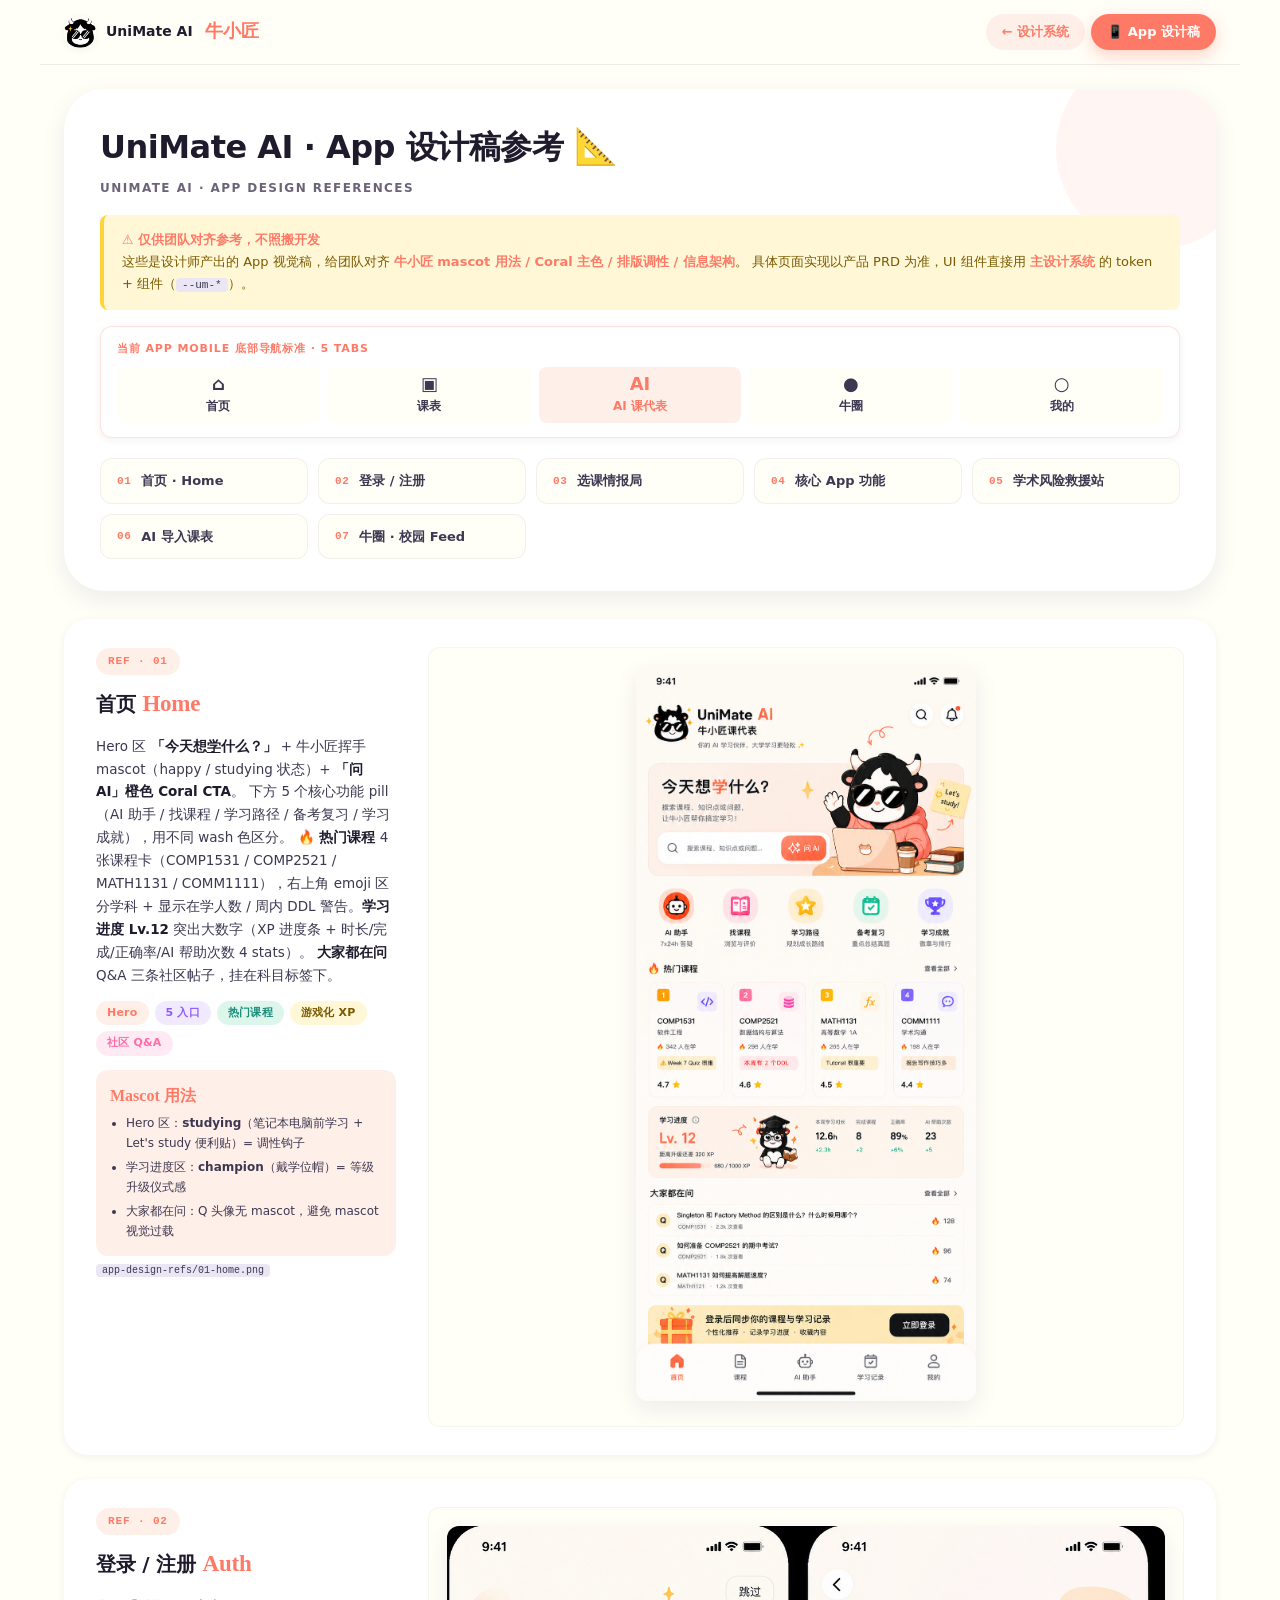
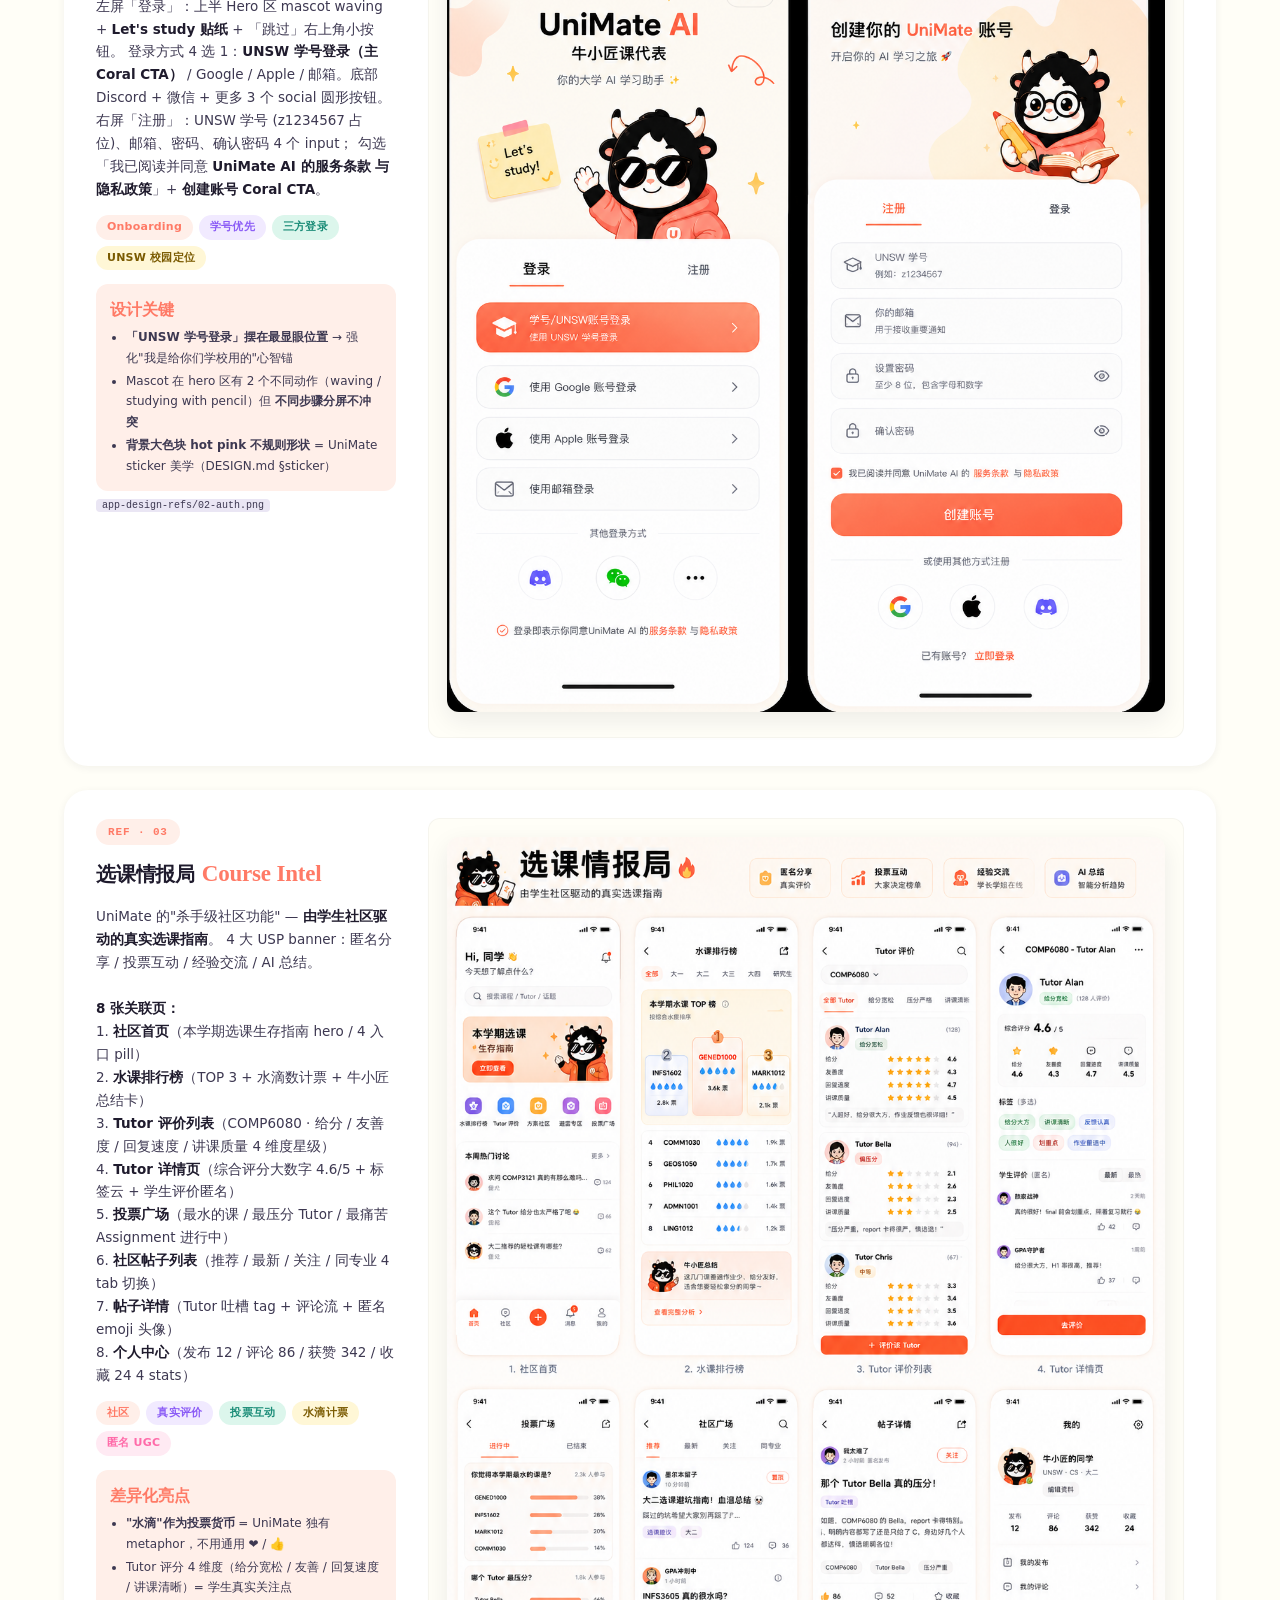
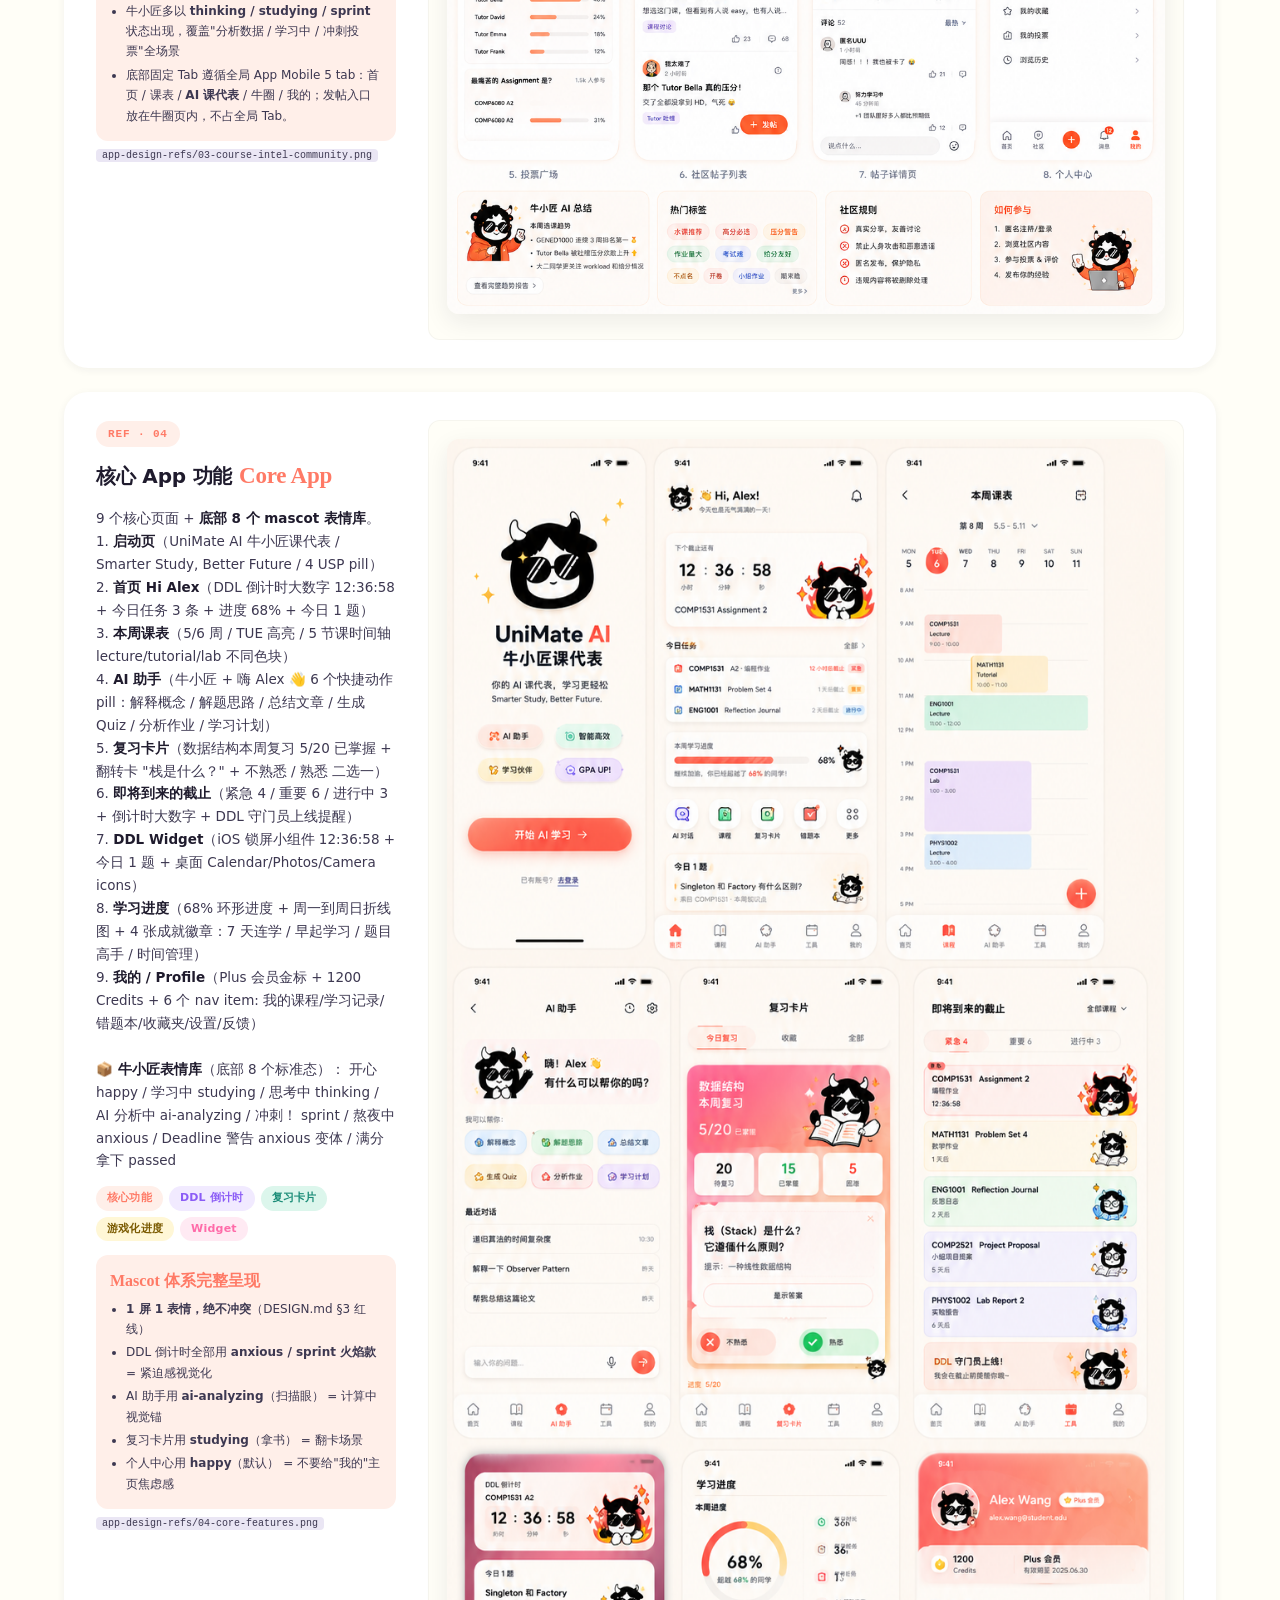
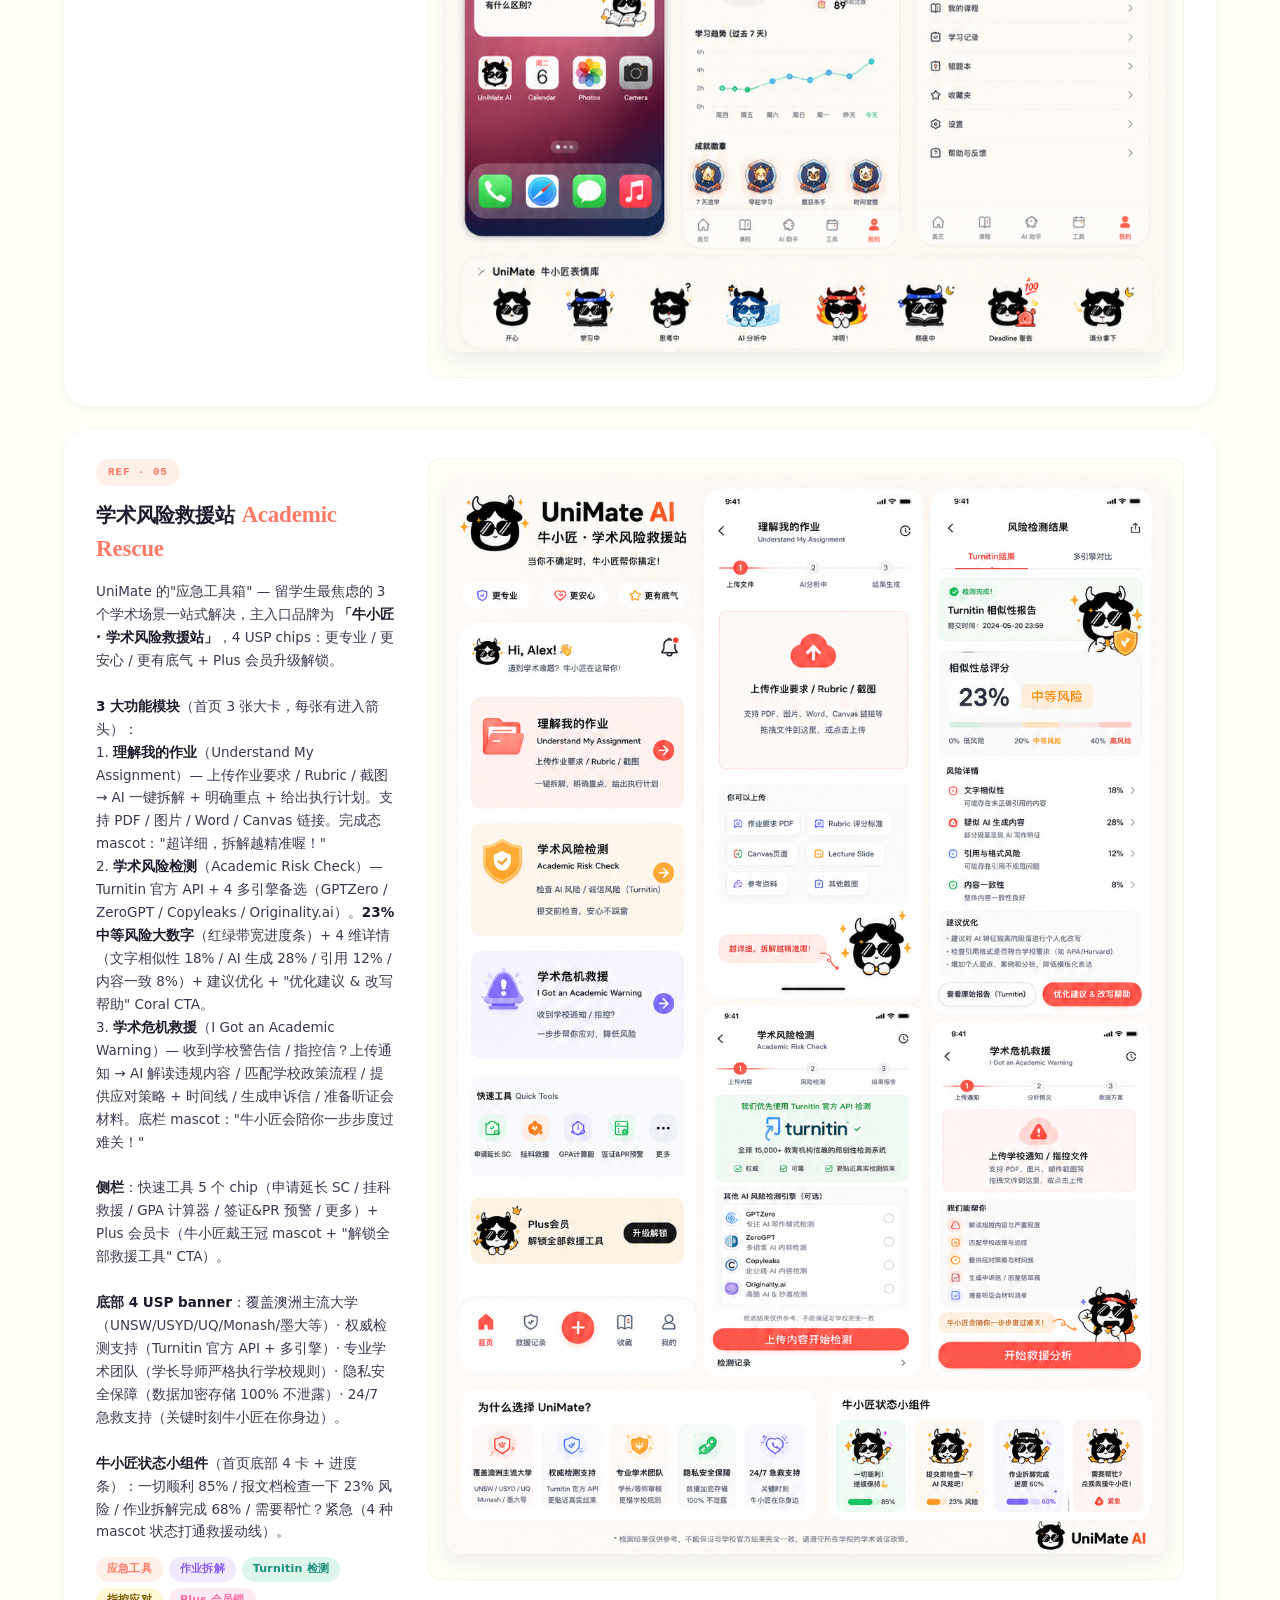
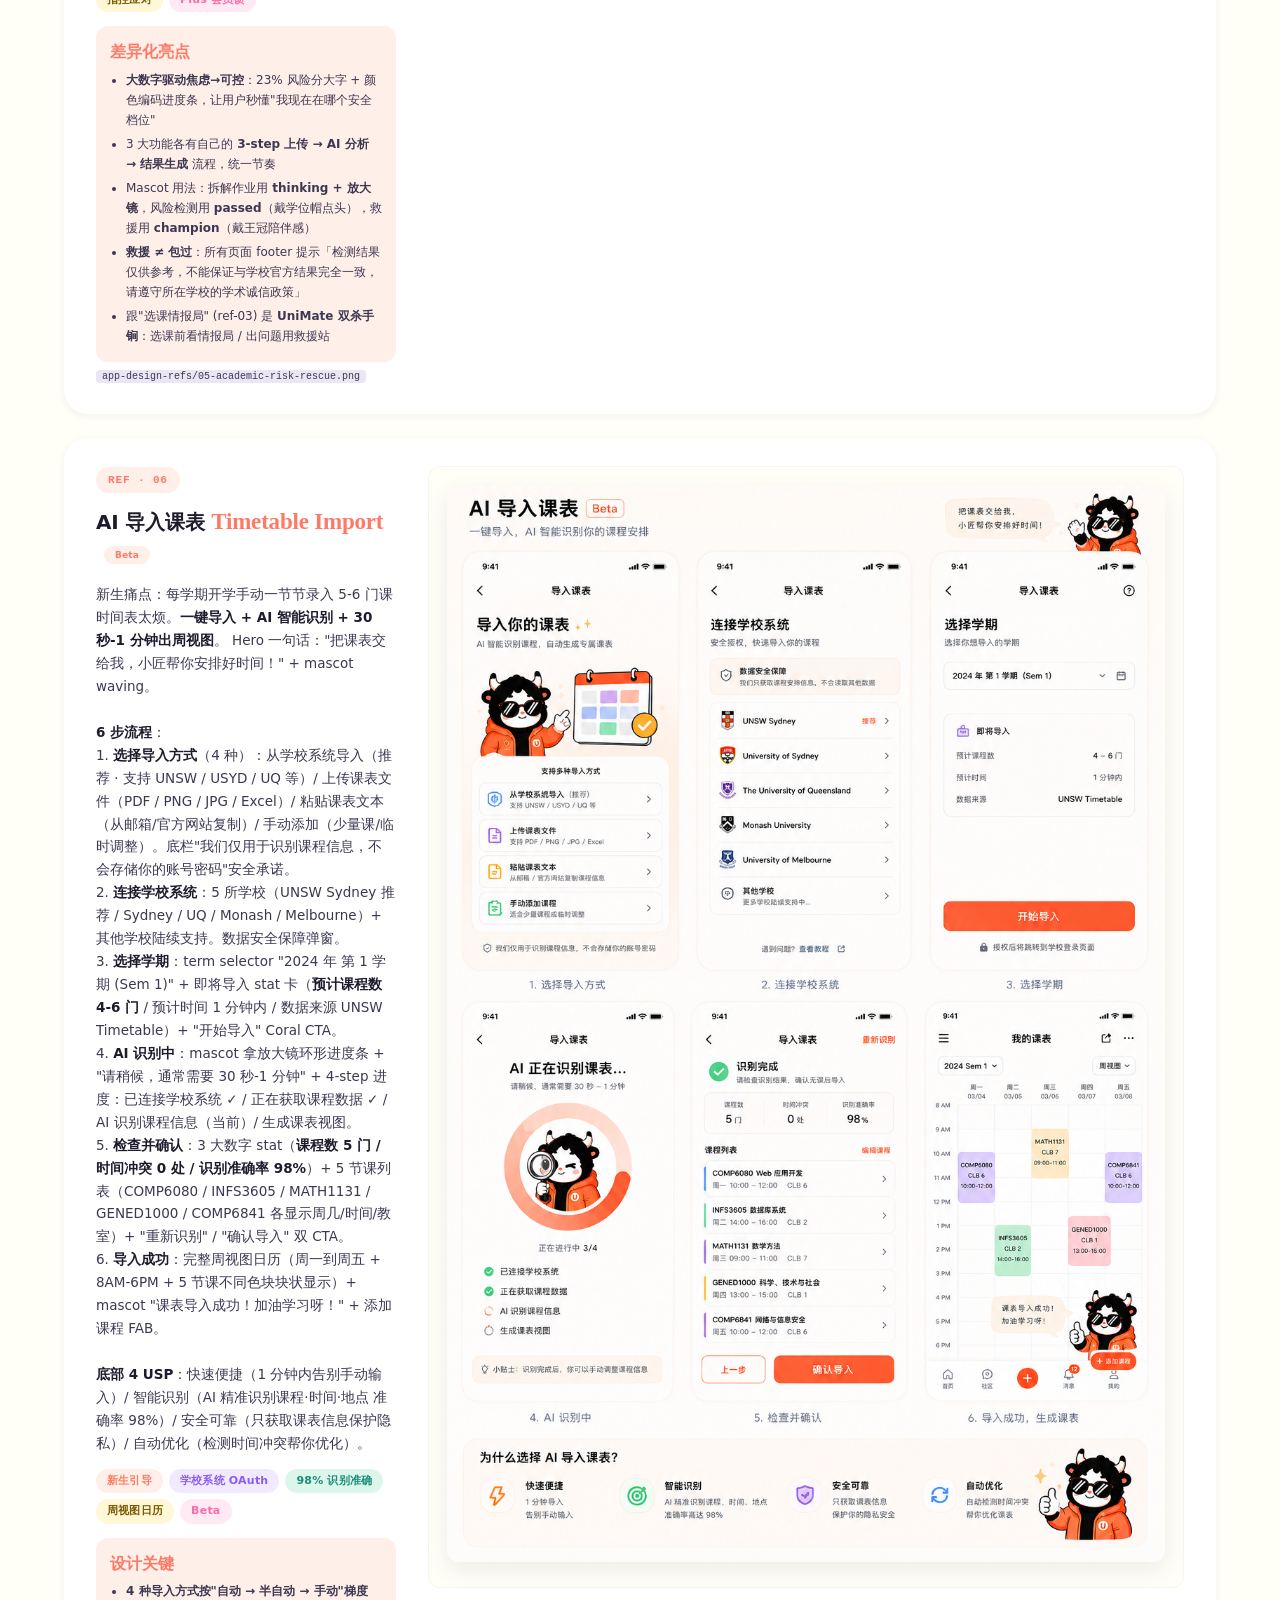
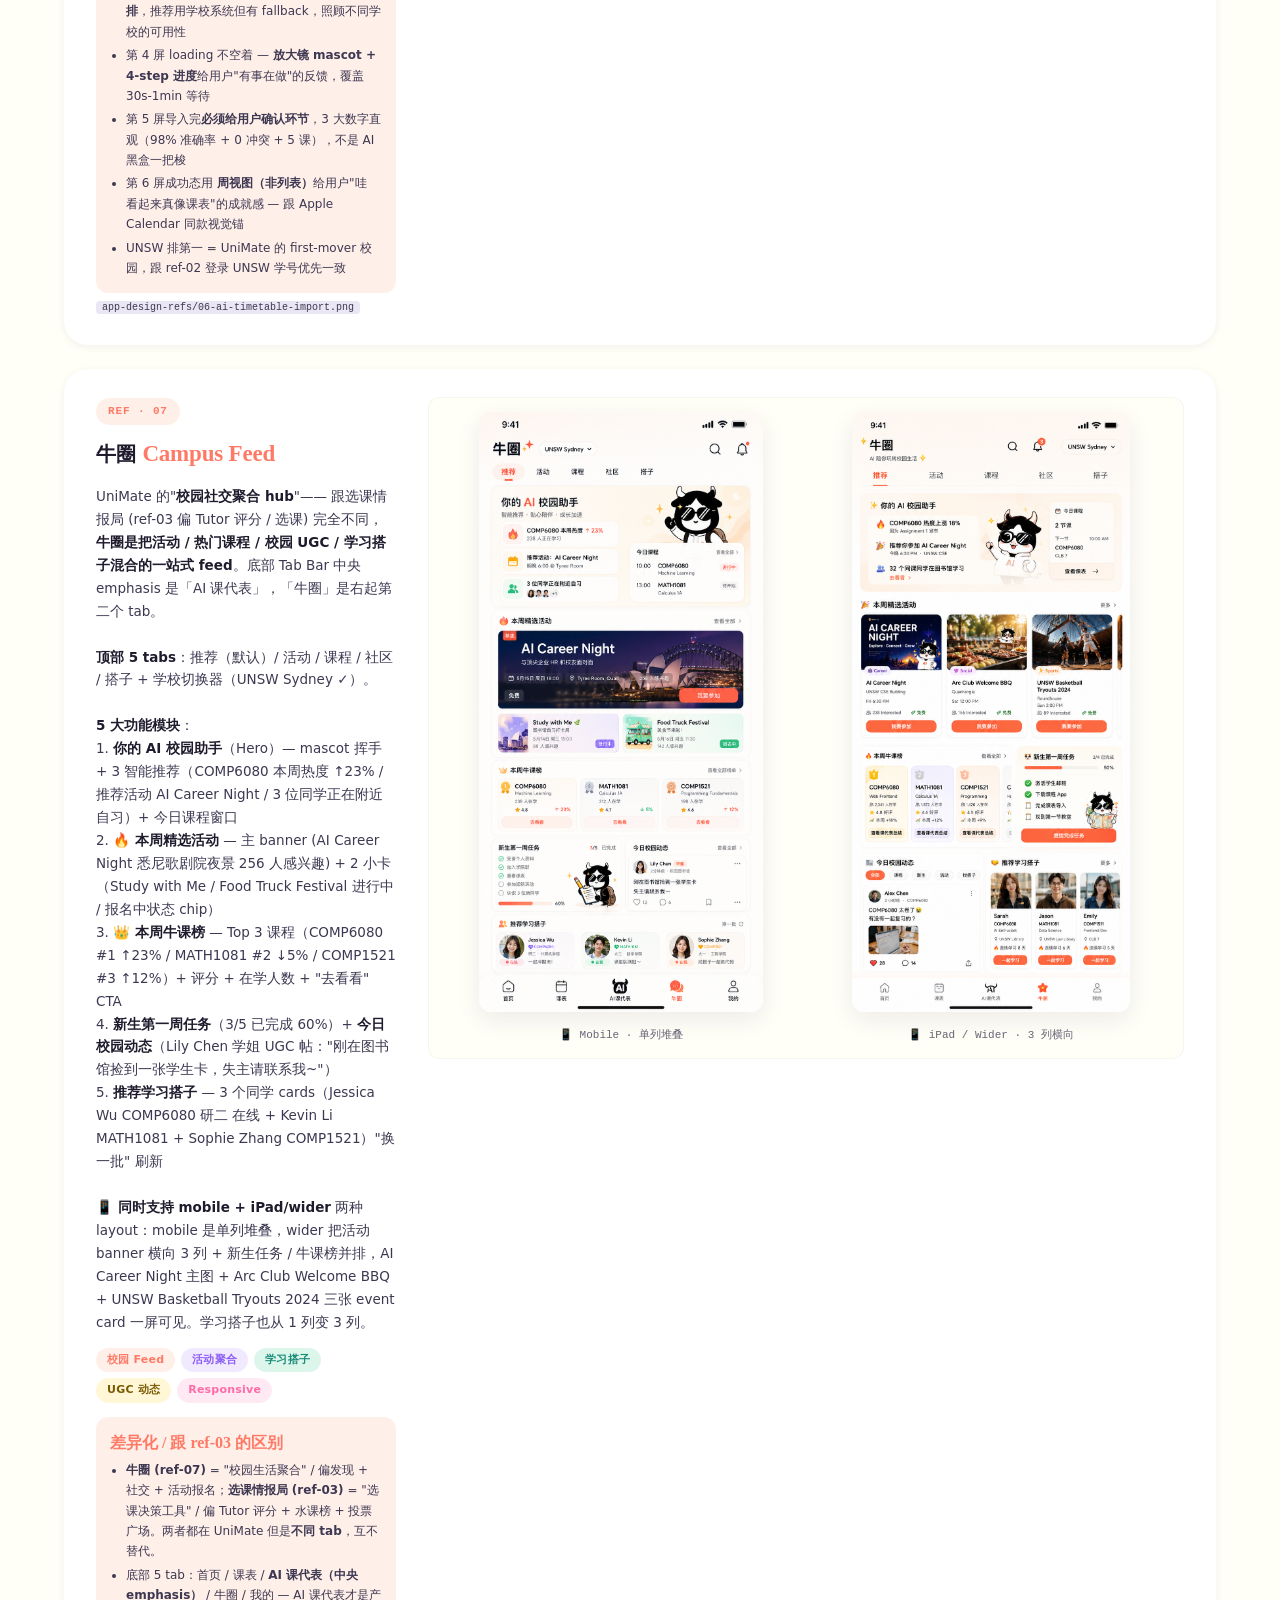
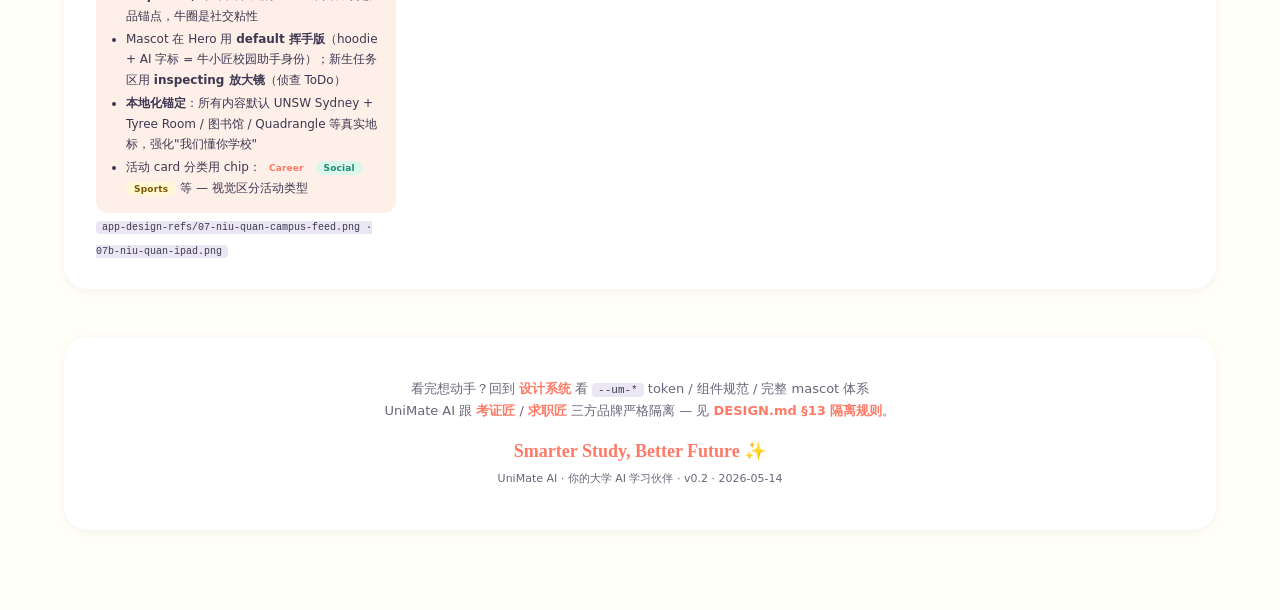
<file: app-design-refs.html>
<!doctype html>
<html lang="zh-CN">
<head>
  <meta charset="utf-8" />
  <meta name="viewport" content="width=device-width, initial-scale=1" />
  <title>UniMate AI · App 设计稿参考 · 团队对齐</title>
  <meta name="description" content="UniMate AI / 牛小匠 App 设计稿参考 — 仅供团队对齐 mascot / 色彩 / 排版调性，不照搬开发" />
  <link rel="stylesheet" href="tokens/tokens.css" />
  <style>
    *, *::before, *::after { box-sizing: border-box; }
    html, body { margin: 0; padding: 0; }
    body {
      font-family: var(--um-font-sans);
      background: var(--um-canvas);
      color: var(--um-ink);
      line-height: var(--um-lh-normal);
      -webkit-font-smoothing: antialiased;
    }
    a { color: var(--um-ink-soft); text-decoration: none; }
    code {
      font-family: 'JetBrains Mono', 'SF Mono', Menlo, monospace;
      font-size: 11px; background: var(--um-fog, #EAE6F4);
      padding: 1px 6px; border-radius: var(--um-radius-xs);
      color: var(--um-ink-soft);
    }

    .page { max-width: 1200px; margin: 0 auto; padding: 0 24px 80px; }

    /* —— Sticky nav 跟 index.html 同款 (UniMate Coral) —— */
    .sticky-nav {
      position: sticky; top: 0; z-index: 100;
      background: rgba(255, 254, 247, 0.92);
      backdrop-filter: blur(12px);
      -webkit-backdrop-filter: blur(12px);
      margin: 0 -24px 24px;
      padding: 14px 24px;
      border-bottom: 1px solid rgba(31,27,45,0.08);
      display: flex; align-items: center; gap: 14px;
    }
    .sticky-nav .brand {
      display: flex; align-items: center; gap: 10px;
      font-weight: 800; font-size: 14px; color: var(--um-ink);
    }
    .sticky-nav .brand img { width: 32px; height: 32px; border-radius: 50%; box-shadow: var(--um-shadow-sm); }
    .sticky-nav .brand .label-zh { font-family: var(--um-font-accent); font-size: 18px; color: var(--um-coral); margin-left: 2px; }
    .sticky-nav .nav-links { display: flex; gap: 6px; margin-left: auto; }
    .sticky-nav .nav-link {
      display: inline-flex; align-items: center; gap: 6px;
      padding: 8px 16px; border-radius: var(--um-radius-full);
      font-size: 13px; font-weight: 700; text-decoration: none;
      transition: transform var(--um-dur-hover), background var(--um-dur-hover);
    }
    .sticky-nav .nav-link.current {
      background: var(--um-coral); color: var(--um-white);
      box-shadow: 0 6px 16px rgba(255,122,102,0.32);
    }
    .sticky-nav .nav-link.subtle { background: var(--um-wash-coral); color: var(--um-coral); }
    .sticky-nav .nav-link.subtle:hover { background: var(--um-coral); color: var(--um-white); transform: translateY(-1px); }
    @media (max-width: 700px) {
      .sticky-nav { gap: 8px; padding: 10px 16px; margin: 0 -16px 16px; }
      .sticky-nav .brand .label { display: none; }
      .sticky-nav .brand .label-zh { display: none; }
      .sticky-nav .nav-link { padding: 6px 12px; font-size: 12px; }
    }

    /* —— Hero header —— */
    .header {
      background: var(--um-white);
      border-radius: var(--um-radius-xl);
      padding: 32px 36px;
      box-shadow: var(--um-shadow-md);
      margin-bottom: 28px;
      position: relative;
      overflow: hidden;
    }
    .header::before {
      content: '';
      position: absolute;
      top: -40px; right: -40px;
      width: 200px; height: 200px;
      background: var(--um-wash-coral);
      border-radius: 50%;
      opacity: 0.6;
      z-index: 0;
    }
    .header > * { position: relative; z-index: 1; }
    .header h1 {
      margin: 0 0 6px;
      font-size: 32px; font-weight: 800;
      color: var(--um-ink); letter-spacing: -0.5px;
    }
    .header h1 .accent {
      font-family: var(--um-font-accent);
      color: var(--um-coral);
      font-weight: 700;
      font-size: 1.1em;
    }
    .header .en {
      font-size: 12px;
      color: var(--um-slate);
      margin: 0 0 18px;
      font-weight: 700;
      letter-spacing: 0.12em;
      text-transform: uppercase;
    }

    .warning {
      background: var(--um-wash-sunshine);
      border-left: 4px solid var(--um-sunshine);
      padding: 14px 18px;
      border-radius: var(--um-radius-sm);
      font-size: 13px;
      color: #7a5a00;
      line-height: var(--um-lh-relaxed);
    }
    .warning strong { color: var(--um-coral); }
    .warning a { color: var(--um-coral); font-weight: 700; }
    .warning a:hover { text-decoration: underline; }

    .mobile-nav-standard {
      margin-top: 16px;
      padding: 14px 16px;
      background: var(--um-white);
      border: 1.5px solid rgba(255,122,102,0.22);
      border-radius: var(--um-radius-md);
      box-shadow: var(--um-shadow-sm);
    }
    .mobile-nav-standard .label {
      display: block;
      margin-bottom: 10px;
      font-size: 11px;
      font-weight: 800;
      color: var(--um-coral);
      letter-spacing: 0.08em;
      text-transform: uppercase;
    }
    .mobile-nav-standard .tabs {
      display: grid;
      grid-template-columns: repeat(5, 1fr);
      gap: 8px;
    }
    .mobile-nav-standard .tab {
      display: grid;
      place-items: center;
      gap: 4px;
      min-height: 56px;
      padding: 8px 6px;
      background: var(--um-canvas);
      border-radius: var(--um-radius-sm);
      font-size: 12px;
      font-weight: 800;
      color: var(--um-ink-soft);
      text-align: center;
    }
    .mobile-nav-standard .tab.ai {
      color: var(--um-coral);
      background: var(--um-wash-coral);
    }
    .mobile-nav-standard .tab .ico { font-size: 18px; line-height: 1; }

    .toc {
      display: grid;
      grid-template-columns: repeat(auto-fill, minmax(200px, 1fr));
      gap: 10px;
      margin-top: 20px;
    }
    .toc a {
      padding: 12px 16px;
      background: var(--um-canvas);
      border: 1.5px solid rgba(31,27,45,0.06);
      border-radius: var(--um-radius-md);
      font-size: 13px; font-weight: 700;
      color: var(--um-ink-soft);
      display: flex; align-items: center; gap: 10px;
      transition: all var(--um-dur-hover);
    }
    .toc a:hover {
      background: var(--um-wash-coral);
      border-color: var(--um-coral);
      color: var(--um-coral);
      transform: translateY(-1px);
    }
    .toc a .num {
      font-family: 'JetBrains Mono', 'SF Mono', monospace;
      font-weight: 800;
      color: var(--um-coral);
      font-size: 11px;
      letter-spacing: 0.05em;
    }

    /* —— Ref card —— */
    .ref-card {
      background: var(--um-white);
      border-radius: var(--um-radius-lg);
      padding: 28px 32px;
      margin-bottom: 24px;
      box-shadow: var(--um-shadow-sm);
      display: grid;
      grid-template-columns: 300px 1fr;
      gap: 32px;
      align-items: start;
      transition: box-shadow var(--um-dur-hover);
    }
    .ref-card:hover { box-shadow: var(--um-shadow-md); }
    @media (max-width: 760px) {
      .ref-card { grid-template-columns: 1fr; padding: 22px 20px; gap: 18px; }
    }
    .ref-meta .num {
      display: inline-block;
      padding: 5px 12px;
      background: var(--um-wash-coral);
      color: var(--um-coral);
      border-radius: var(--um-radius-full);
      font-family: 'JetBrains Mono', monospace;
      font-size: 11px; font-weight: 800;
      letter-spacing: 0.08em;
      margin-bottom: 12px;
    }
    .ref-meta h2 {
      margin: 0 0 12px;
      font-size: 20px; font-weight: 800;
      color: var(--um-ink); letter-spacing: -0.2px;
    }
    .ref-meta .accent {
      font-family: var(--um-font-accent);
      color: var(--um-coral);
      font-weight: 700;
      font-size: 1.15em;
    }
    .ref-meta .desc {
      font-size: 13.5px;
      color: var(--um-ink-soft);
      margin-bottom: 14px;
      line-height: var(--um-lh-relaxed);
    }
    .ref-meta .desc strong { color: var(--um-ink); font-weight: 700; }
    .ref-meta code { font-size: 10px; }

    .ref-frame {
      background: var(--um-canvas);
      border-radius: var(--um-radius-md);
      padding: 18px;
      text-align: center;
      border: 1.5px solid rgba(31,27,45,0.04);
    }
    .ref-frame img {
      max-width: 100%; height: auto;
      border-radius: var(--um-radius-md);
      box-shadow: var(--um-shadow-md);
      display: inline-block;
    }
    .ref-frame.tall img { max-width: 340px; }
    .ref-frame.wide img { max-width: 100%; }

    /* —— Tag rows —— */
    .tag-row {
      display: flex; flex-wrap: wrap;
      gap: 6px; margin-top: 14px;
    }
    .tag {
      font-size: 11px;
      padding: 4px 11px;
      border-radius: var(--um-radius-full);
      background: var(--um-wash-coral);
      color: var(--um-coral);
      font-weight: 700;
      letter-spacing: 0.02em;
    }
    .tag.purple { background: var(--um-wash-purple); color: var(--um-purple); }
    .tag.mint { background: var(--um-wash-mint); color: #1a8c77; }
    .tag.sunshine { background: var(--um-wash-sunshine); color: #7a5a00; }
    .tag.bubblegum { background: var(--um-wash-bubblegum); color: var(--um-bubblegum); }

    /* —— Mascot key insights box —— */
    .insights {
      margin-top: 14px;
      padding: 12px 14px;
      background: var(--um-wash-coral);
      border-radius: var(--um-radius-md);
      font-size: 12px;
      line-height: var(--um-lh-relaxed);
      color: var(--um-ink-soft);
    }
    .insights .label {
      font-family: var(--um-font-accent);
      color: var(--um-coral);
      font-size: 16px;
      font-weight: 700;
      display: block;
      margin-bottom: 4px;
    }
    .insights ul { margin: 0; padding-left: 16px; }
    .insights li { margin: 3px 0; }

    /* —— Footer —— */
    .footer {
      margin-top: 48px;
      padding: 28px 24px;
      background: var(--um-white);
      border-radius: var(--um-radius-lg);
      box-shadow: var(--um-shadow-sm);
      text-align: center;
      font-size: 13px;
      color: var(--um-slate);
      line-height: var(--um-lh-relaxed);
    }
    .footer .accent {
      font-family: var(--um-font-accent);
      color: var(--um-coral);
      font-size: 18px;
      font-weight: 700;
    }
    .footer a { color: var(--um-coral); font-weight: 700; }
    .footer a:hover { text-decoration: underline; }
  </style>
</head>
<body>
<div class="page">

  <!-- ============ STICKY NAV ============ -->
  <nav class="sticky-nav">
    <span class="brand">
      <img src="assets/logo/avatar.png" alt=""/>
      <span class="label">UniMate AI</span>
      <span class="label-zh">牛小匠</span>
    </span>
    <div class="nav-links">
      <a href="index.html" class="nav-link subtle">← 设计系统</a>
      <a href="app-design-refs.html" class="nav-link current">📱 App 设计稿</a>
    </div>
  </nav>

  <div class="header" style="margin-top:8px;">
    <h1>UniMate AI · App 设计稿参考 <span class="accent">📐</span></h1>
    <p class="en">UNIMATE AI · APP DESIGN REFERENCES</p>
    <div class="warning">
      <strong>⚠️ 仅供团队对齐参考，不照搬开发</strong>
      <br/>这些是设计师产出的 App 视觉稿，给团队对齐 <strong>牛小匠 mascot 用法 / Coral 主色 / 排版调性 / 信息架构</strong>。
      具体页面实现以产品 PRD 为准，UI 组件直接用 <a href="index.html">主设计系统</a> 的 token + 组件（<code>--um-*</code>）。
    </div>
    <div class="mobile-nav-standard">
      <span class="label">当前 App Mobile 底部导航标准 · 5 tabs</span>
      <div class="tabs">
        <div class="tab"><span class="ico">⌂</span><span>首页</span></div>
        <div class="tab"><span class="ico">▣</span><span>课表</span></div>
        <div class="tab ai"><span class="ico">AI</span><span>AI 课代表</span></div>
        <div class="tab"><span class="ico">●</span><span>牛圈</span></div>
        <div class="tab"><span class="ico">○</span><span>我的</span></div>
      </div>
    </div>
    <div class="toc">
      <a href="#ref-01"><span class="num">01</span>首页 · Home</a>
      <a href="#ref-02"><span class="num">02</span>登录 / 注册</a>
      <a href="#ref-03"><span class="num">03</span>选课情报局</a>
      <a href="#ref-04"><span class="num">04</span>核心 App 功能</a>
      <a href="#ref-05"><span class="num">05</span>学术风险救援站</a>
      <a href="#ref-06"><span class="num">06</span>AI 导入课表</a>
      <a href="#ref-07"><span class="num">07</span>牛圈 · 校园 Feed</a>
    </div>
  </div>

  <!-- ============ 01 首页 ============ -->
  <div class="ref-card" id="ref-01">
    <div class="ref-meta">
      <span class="num">REF · 01</span>
      <h2>首页 <span class="accent">Home</span></h2>
      <p class="desc">
        Hero 区 <strong>「今天想<u>学</u>什么？」</strong> + 牛小匠挥手 mascot（happy / studying 状态）+ <strong>「问 AI」橙色 Coral CTA</strong>。
        下方 5 个核心功能 pill（AI 助手 / 找课程 / 学习路径 / 备考复习 / 学习成就），用不同 wash 色区分。
        <strong>🔥 热门课程</strong> 4 张课程卡（COMP1531 / COMP2521 / MATH1131 / COMM1111），右上角 emoji 区分学科 +
        显示在学人数 / 周内 DDL 警告。<strong>学习进度 Lv.12</strong> 突出大数字（XP 进度条 + 时长/完成/正确率/AI 帮助次数 4 stats）。
        <strong>大家都在问</strong> Q&A 三条社区帖子，挂在科目标签下。
      </p>
      <div class="tag-row">
        <span class="tag">Hero</span>
        <span class="tag purple">5 入口</span>
        <span class="tag mint">热门课程</span>
        <span class="tag sunshine">游戏化 XP</span>
        <span class="tag bubblegum">社区 Q&A</span>
      </div>
      <div class="insights">
        <span class="label">Mascot 用法</span>
        <ul>
          <li>Hero 区：<strong>studying</strong>（笔记本电脑前学习 + Let's study 便利贴）= 调性钩子</li>
          <li>学习进度区：<strong>champion</strong>（戴学位帽）= 等级升级仪式感</li>
          <li>大家都在问：Q 头像无 mascot，避免 mascot 视觉过载</li>
        </ul>
      </div>
      <code>app-design-refs/01-home.png</code>
    </div>
    <div class="ref-frame tall">
      <img src="assets/app-design-refs/01-home.png" alt="UniMate AI 首页设计稿"/>
    </div>
  </div>

  <!-- ============ 02 登录注册 ============ -->
  <div class="ref-card" id="ref-02">
    <div class="ref-meta">
      <span class="num">REF · 02</span>
      <h2>登录 / 注册 <span class="accent">Auth</span></h2>
      <p class="desc">
        左屏「登录」：上半 Hero 区 mascot waving + <strong>Let's study 贴纸</strong> + 「跳过」右上角小按钮。
        登录方式 4 选 1：<strong>UNSW 学号登录（主 Coral CTA）</strong> / Google / Apple / 邮箱。底部 Discord + 微信 + 更多 3 个 social 圆形按钮。
        右屏「注册」：UNSW 学号 (z1234567 占位)、邮箱、密码、确认密码 4 个 input；
        勾选「我已阅读并同意 <strong>UniMate AI 的服务条款 与 隐私政策</strong>」+ <strong>创建账号 Coral CTA</strong>。
      </p>
      <div class="tag-row">
        <span class="tag">Onboarding</span>
        <span class="tag purple">学号优先</span>
        <span class="tag mint">三方登录</span>
        <span class="tag sunshine">UNSW 校园定位</span>
      </div>
      <div class="insights">
        <span class="label">设计关键</span>
        <ul>
          <li><strong>「UNSW 学号登录」摆在最显眼位置</strong> → 强化"我是给你们学校用的"心智锚</li>
          <li>Mascot 在 hero 区有 2 个不同动作（waving / studying with pencil）但 <strong>不同步骤分屏不冲突</strong></li>
          <li><strong>背景大色块 hot pink 不规则形状</strong> = UniMate sticker 美学（DESIGN.md §sticker）</li>
        </ul>
      </div>
      <code>app-design-refs/02-auth.png</code>
    </div>
    <div class="ref-frame wide">
      <img src="assets/app-design-refs/02-auth.png" alt="UniMate AI 登录注册设计稿"/>
    </div>
  </div>

  <!-- ============ 03 选课情报局 ============ -->
  <div class="ref-card" id="ref-03">
    <div class="ref-meta">
      <span class="num">REF · 03</span>
      <h2>选课情报局 <span class="accent">Course Intel</span></h2>
      <p class="desc">
        UniMate 的"杀手级社区功能" — <strong>由学生社区驱动的真实选课指南</strong>。
        4 大 USP banner：匿名分享 / 投票互动 / 经验交流 / AI 总结。
        <br/><br/>
        <strong>8 张关联页：</strong>
        <br/>1. <strong>社区首页</strong>（本学期选课生存指南 hero / 4 入口 pill）
        <br/>2. <strong>水课排行榜</strong>（TOP 3 + 水滴数计票 + 牛小匠总结卡）
        <br/>3. <strong>Tutor 评价列表</strong>（COMP6080 · 给分 / 友善度 / 回复速度 / 讲课质量 4 维度星级）
        <br/>4. <strong>Tutor 详情页</strong>（综合评分大数字 4.6/5 + 标签云 + 学生评价匿名）
        <br/>5. <strong>投票广场</strong>（最水的课 / 最压分 Tutor / 最痛苦 Assignment 进行中）
        <br/>6. <strong>社区帖子列表</strong>（推荐 / 最新 / 关注 / 同专业 4 tab 切换）
        <br/>7. <strong>帖子详情</strong>（Tutor 吐槽 tag + 评论流 + 匿名 emoji 头像）
        <br/>8. <strong>个人中心</strong>（发布 12 / 评论 86 / 获赞 342 / 收藏 24 4 stats）
      </p>
      <div class="tag-row">
        <span class="tag">社区</span>
        <span class="tag purple">真实评价</span>
        <span class="tag mint">投票互动</span>
        <span class="tag sunshine">水滴计票</span>
        <span class="tag bubblegum">匿名 UGC</span>
      </div>
      <div class="insights">
        <span class="label">差异化亮点</span>
        <ul>
          <li><strong>"水滴"作为投票货币</strong> = UniMate 独有 metaphor，不用通用 ❤️ / 👍</li>
          <li>Tutor 评分 4 维度（给分宽松 / 友善 / 回复速度 / 讲课清晰）= 学生真实关注点</li>
          <li>牛小匠多以 <strong>thinking / studying / sprint</strong> 状态出现，覆盖"分析数据 / 学习中 / 冲刺投票"全场景</li>
          <li>底部固定 Tab 遵循全局 App Mobile 5 tab：首页 / 课表 / <strong>AI 课代表</strong> / 牛圈 / 我的；发帖入口放在牛圈页内，不占全局 Tab。</li>
        </ul>
      </div>
      <code>app-design-refs/03-course-intel-community.png</code>
    </div>
    <div class="ref-frame wide">
      <img src="assets/app-design-refs/03-course-intel-community.png" alt="UniMate AI 选课情报局 8 张页面"/>
    </div>
  </div>

  <!-- ============ 04 核心 App 功能 ============ -->
  <div class="ref-card" id="ref-04">
    <div class="ref-meta">
      <span class="num">REF · 04</span>
      <h2>核心 App 功能 <span class="accent">Core App</span></h2>
      <p class="desc">
        9 个核心页面 + <strong>底部 8 个 mascot 表情库</strong>。
        <br/>1. <strong>启动页</strong>（UniMate AI 牛小匠课代表 / Smarter Study, Better Future / 4 USP pill）
        <br/>2. <strong>首页 Hi Alex</strong>（DDL 倒计时大数字 12:36:58 + 今日任务 3 条 + 进度 68% + 今日 1 题）
        <br/>3. <strong>本周课表</strong>（5/6 周 / TUE 高亮 / 5 节课时间轴 lecture/tutorial/lab 不同色块）
        <br/>4. <strong>AI 助手</strong>（牛小匠 + 嗨 Alex 👋 6 个快捷动作 pill：解释概念 / 解题思路 / 总结文章 / 生成 Quiz / 分析作业 / 学习计划）
        <br/>5. <strong>复习卡片</strong>（数据结构本周复习 5/20 已掌握 + 翻转卡 "栈是什么？" + 不熟悉 / 熟悉 二选一）
        <br/>6. <strong>即将到来的截止</strong>（紧急 4 / 重要 6 / 进行中 3 + 倒计时大数字 + DDL 守门员上线提醒）
        <br/>7. <strong>DDL Widget</strong>（iOS 锁屏小组件 12:36:58 + 今日 1 题 + 桌面 Calendar/Photos/Camera icons）
        <br/>8. <strong>学习进度</strong>（68% 环形进度 + 周一到周日折线图 + 4 张成就徽章：7 天连学 / 早起学习 / 题目高手 / 时间管理）
        <br/>9. <strong>我的 / Profile</strong>（Plus 会员金标 + 1200 Credits + 6 个 nav item: 我的课程/学习记录/错题本/收藏夹/设置/反馈）
        <br/><br/>
        <strong>📦 牛小匠表情库</strong>（底部 8 个标准态）：
        开心 happy / 学习中 studying / 思考中 thinking / AI 分析中 ai-analyzing / 冲刺！ sprint / 熬夜中 anxious / Deadline 警告 anxious 变体 / 满分拿下 passed
      </p>
      <div class="tag-row">
        <span class="tag">核心功能</span>
        <span class="tag purple">DDL 倒计时</span>
        <span class="tag mint">复习卡片</span>
        <span class="tag sunshine">游戏化进度</span>
        <span class="tag bubblegum">Widget</span>
      </div>
      <div class="insights">
        <span class="label">Mascot 体系完整呈现</span>
        <ul>
          <li><strong>1 屏 1 表情，绝不冲突</strong>（DESIGN.md §3 红线）</li>
          <li>DDL 倒计时全部用 <strong>anxious / sprint 火焰款</strong> = 紧迫感视觉化</li>
          <li>AI 助手用 <strong>ai-analyzing</strong>（扫描眼） = 计算中视觉锚</li>
          <li>复习卡片用 <strong>studying</strong>（拿书） = 翻卡场景</li>
          <li>个人中心用 <strong>happy</strong>（默认） = 不要给"我的"主页焦虑感</li>
        </ul>
      </div>
      <code>app-design-refs/04-core-features.png</code>
    </div>
    <div class="ref-frame wide">
      <img src="assets/app-design-refs/04-core-features.png" alt="UniMate AI 9 个核心 App 功能 + 8 mascot 表情库"/>
    </div>
  </div>

  <!-- ============ 05 学术风险救援站 ============ -->
  <div class="ref-card" id="ref-05">
    <div class="ref-meta">
      <span class="num">REF · 05</span>
      <h2>学术风险救援站 <span class="accent">Academic Rescue</span></h2>
      <p class="desc">
        UniMate 的"应急工具箱" — 留学生最焦虑的 3 个学术场景一站式解决，主入口品牌为
        <strong>「牛小匠 · 学术风险救援站」</strong>，4 USP chips：更专业 / 更安心 / 更有底气 + Plus 会员升级解锁。
        <br/><br/>
        <strong>3 大功能模块</strong>（首页 3 张大卡，每张有进入箭头）：
        <br/>1. <strong>理解我的作业</strong>（Understand My Assignment）— 上传作业要求 / Rubric / 截图 → AI 一键拆解 + 明确重点 + 给出执行计划。支持 PDF / 图片 / Word / Canvas 链接。完成态 mascot："超详细，拆解越精准喔！"
        <br/>2. <strong>学术风险检测</strong>（Academic Risk Check）— Turnitin 官方 API + 4 多引擎备选（GPTZero / ZeroGPT / Copyleaks / Originality.ai）。<strong>23% 中等风险大数字</strong>（红绿带宽进度条）+ 4 维详情（文字相似性 18% / AI 生成 28% / 引用 12% / 内容一致 8%）+ 建议优化 + "优化建议 & 改写帮助" Coral CTA。
        <br/>3. <strong>学术危机救援</strong>（I Got an Academic Warning）— 收到学校警告信 / 指控信？上传通知 → AI 解读违规内容 / 匹配学校政策流程 / 提供应对策略 + 时间线 / 生成申诉信 / 准备听证会材料。底栏 mascot："牛小匠会陪你一步步度过难关！"
        <br/><br/>
        <strong>侧栏</strong>：快速工具 5 个 chip（申请延长 SC / 挂科救援 / GPA 计算器 / 签证&PR 预警 / 更多）+ Plus 会员卡（牛小匠戴王冠 mascot + "解锁全部救援工具" CTA）。
        <br/><br/>
        <strong>底部 4 USP banner</strong>：覆盖澳洲主流大学（UNSW/USYD/UQ/Monash/墨大等）· 权威检测支持（Turnitin 官方 API + 多引擎）· 专业学术团队（学长导师严格执行学校规则）· 隐私安全保障（数据加密存储 100% 不泄露）· 24/7 急救支持（关键时刻牛小匠在你身边）。
        <br/><br/>
        <strong>牛小匠状态小组件</strong>（首页底部 4 卡 + 进度条）：一切顺利 85% / 报文档检查一下 23% 风险 / 作业拆解完成 68% / 需要帮忙？紧急（4 种 mascot 状态打通救援动线）。
      </p>
      <div class="tag-row">
        <span class="tag">应急工具</span>
        <span class="tag purple">作业拆解</span>
        <span class="tag mint">Turnitin 检测</span>
        <span class="tag sunshine">指控应对</span>
        <span class="tag bubblegum">Plus 会员锁</span>
      </div>
      <div class="insights">
        <span class="label">差异化亮点</span>
        <ul>
          <li><strong>大数字驱动焦虑→可控</strong>：23% 风险分大字 + 颜色编码进度条，让用户秒懂"我现在在哪个安全档位"</li>
          <li>3 大功能各有自己的 <strong>3-step 上传 → AI 分析 → 结果生成</strong> 流程，统一节奏</li>
          <li>Mascot 用法：拆解作业用 <strong>thinking + 放大镜</strong>，风险检测用 <strong>passed</strong>（戴学位帽点头），救援用 <strong>champion</strong>（戴王冠陪伴感）</li>
          <li><strong>救援 ≠ 包过</strong>：所有页面 footer 提示「检测结果仅供参考，不能保证与学校官方结果完全一致，请遵守所在学校的学术诚信政策」</li>
          <li>跟"选课情报局" (ref-03) 是 <strong>UniMate 双杀手锏</strong>：选课前看情报局 / 出问题用救援站</li>
        </ul>
      </div>
      <code>app-design-refs/05-academic-risk-rescue.png</code>
    </div>
    <div class="ref-frame wide">
      <img src="assets/app-design-refs/05-academic-risk-rescue.png" alt="UniMate AI 学术风险救援站 3 大功能 + 6 张关联页"/>
    </div>
  </div>

  <!-- ============ 06 AI 导入课表 ============ -->
  <div class="ref-card" id="ref-06">
    <div class="ref-meta">
      <span class="num">REF · 06</span>
      <h2>AI 导入课表 <span class="accent">Timetable Import</span> <span class="tag" style="margin-left:8px; vertical-align:middle; font-size:9px;">Beta</span></h2>
      <p class="desc">
        新生痛点：每学期开学手动一节节录入 5-6 门课时间表太烦。<strong>一键导入 + AI 智能识别 + 30 秒-1 分钟出周视图</strong>。
        Hero 一句话："把课表交给我，小匠帮你安排好时间！" + mascot waving。
        <br/><br/>
        <strong>6 步流程</strong>：
        <br/>1. <strong>选择导入方式</strong>（4 种）：从学校系统导入（推荐 · 支持 UNSW / USYD / UQ 等）/ 上传课表文件（PDF / PNG / JPG / Excel）/ 粘贴课表文本（从邮箱/官方网站复制）/ 手动添加（少量课/临时调整）。底栏"我们仅用于识别课程信息，不会存储你的账号密码"安全承诺。
        <br/>2. <strong>连接学校系统</strong>：5 所学校（UNSW Sydney 推荐 / Sydney / UQ / Monash / Melbourne）+ 其他学校陆续支持。数据安全保障弹窗。
        <br/>3. <strong>选择学期</strong>：term selector "2024 年 第 1 学期 (Sem 1)" + 即将导入 stat 卡（<strong>预计课程数 4-6 门</strong> / 预计时间 1 分钟内 / 数据来源 UNSW Timetable）+ "开始导入" Coral CTA。
        <br/>4. <strong>AI 识别中</strong>：mascot 拿放大镜环形进度条 + "请稍候，通常需要 30 秒-1 分钟" + 4-step 进度：已连接学校系统 ✓ / 正在获取课程数据 ✓ / AI 识别课程信息（当前）/ 生成课表视图。
        <br/>5. <strong>检查并确认</strong>：3 大数字 stat（<strong>课程数 5 门 / 时间冲突 0 处 / 识别准确率 98%</strong>）+ 5 节课列表（COMP6080 / INFS3605 / MATH1131 / GENED1000 / COMP6841 各显示周几/时间/教室）+ "重新识别" / "确认导入" 双 CTA。
        <br/>6. <strong>导入成功</strong>：完整周视图日历（周一到周五 + 8AM-6PM + 5 节课不同色块块状显示）+ mascot "课表导入成功！加油学习呀！" + 添加课程 FAB。
        <br/><br/>
        <strong>底部 4 USP</strong>：快速便捷（1 分钟内告别手动输入）/ 智能识别（AI 精准识别课程·时间·地点 准确率 98%）/ 安全可靠（只获取课表信息保护隐私）/ 自动优化（检测时间冲突帮你优化）。
      </p>
      <div class="tag-row">
        <span class="tag">新生引导</span>
        <span class="tag purple">学校系统 OAuth</span>
        <span class="tag mint">98% 识别准确</span>
        <span class="tag sunshine">周视图日历</span>
        <span class="tag bubblegum">Beta</span>
      </div>
      <div class="insights">
        <span class="label">设计关键</span>
        <ul>
          <li><strong>4 种导入方式按"自动 → 半自动 → 手动"梯度排</strong>，推荐用学校系统但有 fallback，照顾不同学校的可用性</li>
          <li>第 4 屏 loading 不空着 — <strong>放大镜 mascot + 4-step 进度</strong>给用户"有事在做"的反馈，覆盖 30s-1min 等待</li>
          <li>第 5 屏导入完<strong>必须给用户确认环节</strong>，3 大数字直观（98% 准确率 + 0 冲突 + 5 课），不是 AI 黑盒一把梭</li>
          <li>第 6 屏成功态用 <strong>周视图（非列表）</strong>给用户"哇 看起来真像课表"的成就感 — 跟 Apple Calendar 同款视觉锚</li>
          <li>UNSW 排第一 = UniMate 的 first-mover 校园，跟 ref-02 登录 UNSW 学号优先一致</li>
        </ul>
      </div>
      <code>app-design-refs/06-ai-timetable-import.png</code>
    </div>
    <div class="ref-frame wide">
      <img src="assets/app-design-refs/06-ai-timetable-import.png" alt="UniMate AI 导入课表 6 步流程"/>
    </div>
  </div>

  <!-- ============ 07 牛圈 · 校园 Feed ============ -->
  <div class="ref-card" id="ref-07">
    <div class="ref-meta">
      <span class="num">REF · 07</span>
      <h2>牛圈 <span class="accent">Campus Feed</span></h2>
      <p class="desc">
        UniMate 的"<strong>校园社交聚合 hub</strong>"—— 跟选课情报局 (ref-03 偏 Tutor 评分 / 选课) 完全不同，<strong>牛圈是把活动 / 热门课程 / 校园 UGC / 学习搭子混合的一站式 feed</strong>。底部 Tab Bar 中央 emphasis 是「AI 课代表」，「牛圈」是右起第二个 tab。
        <br/><br/>
        <strong>顶部 5 tabs</strong>：推荐（默认）/ 活动 / 课程 / 社区 / 搭子 + 学校切换器（UNSW Sydney ✓）。
        <br/><br/>
        <strong>5 大功能模块</strong>：
        <br/>1. <strong>你的 AI 校园助手</strong>（Hero）— mascot 挥手 + 3 智能推荐（COMP6080 本周热度 ↑23% / 推荐活动 AI Career Night / 3 位同学正在附近自习）+ 今日课程窗口
        <br/>2. <strong>🔥 本周精选活动</strong> — 主 banner (AI Career Night 悉尼歌剧院夜景 256 人感兴趣) + 2 小卡（Study with Me / Food Truck Festival 进行中 / 报名中状态 chip）
        <br/>3. <strong>👑 本周牛课榜</strong> — Top 3 课程（COMP6080 #1 ↑23% / MATH1081 #2 ↓5% / COMP1521 #3 ↑12%）+ 评分 + 在学人数 + "去看看" CTA
        <br/>4. <strong>新生第一周任务</strong>（3/5 已完成 60%）+ <strong>今日校园动态</strong>（Lily Chen 学姐 UGC 帖："刚在图书馆捡到一张学生卡，失主请联系我~"）
        <br/>5. <strong>推荐学习搭子</strong> — 3 个同学 cards（Jessica Wu COMP6080 研二 在线 + Kevin Li MATH1081 + Sophie Zhang COMP1521）"换一批" 刷新
        <br/><br/>
        <strong>📱 同时支持 mobile + iPad/wider</strong> 两种 layout：mobile 是单列堆叠，wider 把活动 banner 横向 3 列 + 新生任务 / 牛课榜并排，AI Career Night 主图 + Arc Club Welcome BBQ + UNSW Basketball Tryouts 2024 三张 event card 一屏可见。学习搭子也从 1 列变 3 列。
      </p>
      <div class="tag-row">
        <span class="tag">校园 Feed</span>
        <span class="tag purple">活动聚合</span>
        <span class="tag mint">学习搭子</span>
        <span class="tag sunshine">UGC 动态</span>
        <span class="tag bubblegum">Responsive</span>
      </div>
      <div class="insights">
        <span class="label">差异化 / 跟 ref-03 的区别</span>
        <ul>
          <li><strong>牛圈 (ref-07)</strong> = "校园生活聚合" / 偏发现 + 社交 + 活动报名；<strong>选课情报局 (ref-03)</strong> = "选课决策工具" / 偏 Tutor 评分 + 水课榜 + 投票广场。两者都在 UniMate 但是<strong>不同 tab</strong>，互不替代。</li>
          <li>底部 5 tab：首页 / 课表 / <strong>AI 课代表（中央 emphasis）</strong> / 牛圈 / 我的 — AI 课代表才是产品锚点，牛圈是社交粘性</li>
          <li>Mascot 在 Hero 用 <strong>default 挥手版</strong>（hoodie + AI 字标 = 牛小匠校园助手身份）；新生任务区用 <strong>inspecting 放大镜</strong>（侦查 ToDo）</li>
          <li><strong>本地化锚定</strong>：所有内容默认 UNSW Sydney + Tyree Room / 图书馆 / Quadrangle 等真实地标，强化"我们懂你学校"</li>
          <li>活动 card 分类用 chip：<span class="tag" style="font-size:9px;padding:2px 8px">Career</span> <span class="tag mint" style="font-size:9px;padding:2px 8px">Social</span> <span class="tag sunshine" style="font-size:9px;padding:2px 8px">Sports</span> 等 — 视觉区分活动类型</li>
        </ul>
      </div>
      <code>app-design-refs/07-niu-quan-campus-feed.png · 07b-niu-quan-ipad.png</code>
    </div>
    <div class="ref-frame wide" style="display:grid; grid-template-columns: 1fr 1fr; gap:14px; padding:14px">
      <div style="text-align:center">
        <img src="assets/app-design-refs/07-niu-quan-campus-feed.png" alt="UniMate 牛圈 · mobile 单列" style="max-width:100%; max-height:600px"/>
        <div style="font-size:11px; color:var(--um-slate); margin-top:8px; font-family:'JetBrains Mono', monospace">📱 Mobile · 单列堆叠</div>
      </div>
      <div style="text-align:center">
        <img src="assets/app-design-refs/07b-niu-quan-ipad.png" alt="UniMate 牛圈 · iPad / wider 横向" style="max-width:100%; max-height:600px"/>
        <div style="font-size:11px; color:var(--um-slate); margin-top:8px; font-family:'JetBrains Mono', monospace">📱 iPad / Wider · 3 列横向</div>
      </div>
    </div>
  </div>

  <!-- ============ Footer ============ -->
  <div class="footer">
    <p>
      看完想动手？回到 <a href="index.html">设计系统</a> 看 <code>--um-*</code> token / 组件规范 / 完整 mascot 体系
      <br/>UniMate AI 跟 <a href="../cert-master/index.html">考证匠</a> / <a href="../job-hunter/index.html">求职匠</a> 三方品牌严格隔离 — 见 <a href="DESIGN.md">DESIGN.md §13 隔离规则</a>。
    </p>
    <p style="margin-top:14px;">
      <span class="accent">Smarter Study, Better Future ✨</span>
      <br/><span style="color: var(--um-slate); font-size: 11px;">UniMate AI · 你的大学 AI 学习伙伴 · v0.2 · 2026-05-14</span>
    </p>
  </div>

</div>
</body>
</html>
</file>
<file: tokens/tokens.css>
/* ─────────────────────────────────────────────────────────────
 * UniMate AI / 牛小匠 — Design Tokens (CSS variables)
 * Source of truth: ./tokens.json
 * 在任何项目里 import 这个文件，就能用 var(--um-*) 引用全部 token
 * ───────────────────────────────────────────────────────────── */

:root {
  /* ── Brand colors ─────────────────────────────────────── */
  --um-coral:       #FF7A66;
  --um-bubblegum:   #FF6BA9;
  --um-sunshine:    #FFD43B;
  --um-mint:        #3DD9A9;
  --um-purple:      #8B5CF6;

  /* ── Neutrals ─────────────────────────────────────────── */
  --um-ink:         #1F1B2D;
  --um-ink-soft:    #3D3851;
  --um-slate:       #6B6478;
  --um-stone:       #C7C0D5;
  --um-hairline:    #EFE8DA;
  --um-canvas:      #FFFEF7;  /* 🚨 main bg — never #fff */
  --um-white:       #FFFFFF;

  /* ── Color washes (card backgrounds) ─────────────────── */
  --um-wash-coral:     #FFEFE9;
  --um-wash-bubblegum: #FFEAF3;
  --um-wash-sunshine:  #FFF7D6;
  --um-wash-mint:      #DCF6EC;
  --um-wash-purple:    #F1EAFF;

  /* ── Gradients (for CTA / hero / feature moments) ────── */
  --um-grad-coral:     linear-gradient(135deg, #FF9A80 0%, #FF5B7E 100%);
  --um-grad-bubblegum: linear-gradient(135deg, #FF8FBE 0%, #FF4F8F 100%);
  --um-grad-sunshine:  linear-gradient(135deg, #FFE26B 0%, #FFB638 100%);
  --um-grad-mint:      linear-gradient(135deg, #6BE7BF 0%, #1FC692 100%);
  --um-grad-purple:    linear-gradient(135deg, #A78BFA 0%, #7C3AED 100%);

  /* ── Radius (6 steps) ─────────────────────────────────── */
  --um-radius-xs:   4px;
  --um-radius-sm:   8px;
  --um-radius-md:   12px;
  --um-radius-lg:   24px;   /* card default */
  --um-radius-xl:   40px;   /* feature card / hero */
  --um-radius-full: 9999px; /* pill */

  /* ── Spacing (8pt grid) ───────────────────────────────── */
  --um-space-1:  4px;
  --um-space-2:  8px;
  --um-space-3:  12px;
  --um-space-4:  16px;
  --um-space-6:  24px;
  --um-space-8:  32px;
  --um-space-10: 40px;
  --um-space-12: 48px;
  --um-space-16: 64px;
  --um-space-20: 80px;

  /* ── Shadows ──────────────────────────────────────────── */
  --um-shadow-sm:      0 2px 8px rgba(31,27,45,0.06);
  --um-shadow-md:      0 8px 24px rgba(31,27,45,0.08);
  --um-shadow-lg:      0 16px 40px rgba(31,27,45,0.12);
  --um-glow-coral:     0 12px 28px rgba(255,122,102,0.32);
  --um-glow-mint:      0 12px 28px rgba(61,217,169,0.28);
  --um-glow-purple:    0 12px 28px rgba(139,92,246,0.32);
  --um-shadow-sticker: 4px 4px 0 rgba(31,27,45,0.95);

  /* ── Typography ───────────────────────────────────────── */
  --um-font-sans:   'Plus Jakarta Sans', 'PingFang SC', 'HarmonyOS Sans SC', 'Microsoft YaHei', system-ui, sans-serif;
  --um-font-accent: 'Caveat', cursive;

  --um-fs-hero:     72px;
  --um-fs-page:     48px;
  --um-fs-section:  36px;
  --um-fs-card:     20px;
  --um-fs-body-lg:  18px;
  --um-fs-body:     16px;
  --um-fs-body-sm:  14px;
  --um-fs-caption:  12px;
  --um-fs-button:   15px;
  --um-fs-eyebrow:  12px;

  --um-fw-regular:   400;
  --um-fw-medium:    500;
  --um-fw-semibold:  600;
  --um-fw-bold:      700;
  --um-fw-extrabold: 800;

  --um-lh-tight:   1.15;
  --um-lh-snug:    1.3;
  --um-lh-normal:  1.5;
  --um-lh-relaxed: 1.7;

  /* ── Motion ───────────────────────────────────────────── */
  --um-dur-press:  120ms;
  --um-dur-hover:  180ms;
  --um-dur-card:   200ms;
  --um-dur-modal:  260ms;
  --um-dur-mascot: 400ms;
  --um-dur-blob:   7s;

  --um-ease-standard: cubic-bezier(0.2, 0.8, 0.2, 1);
  --um-ease-spring:   cubic-bezier(0.34, 1.56, 0.64, 1);
}
</file>
